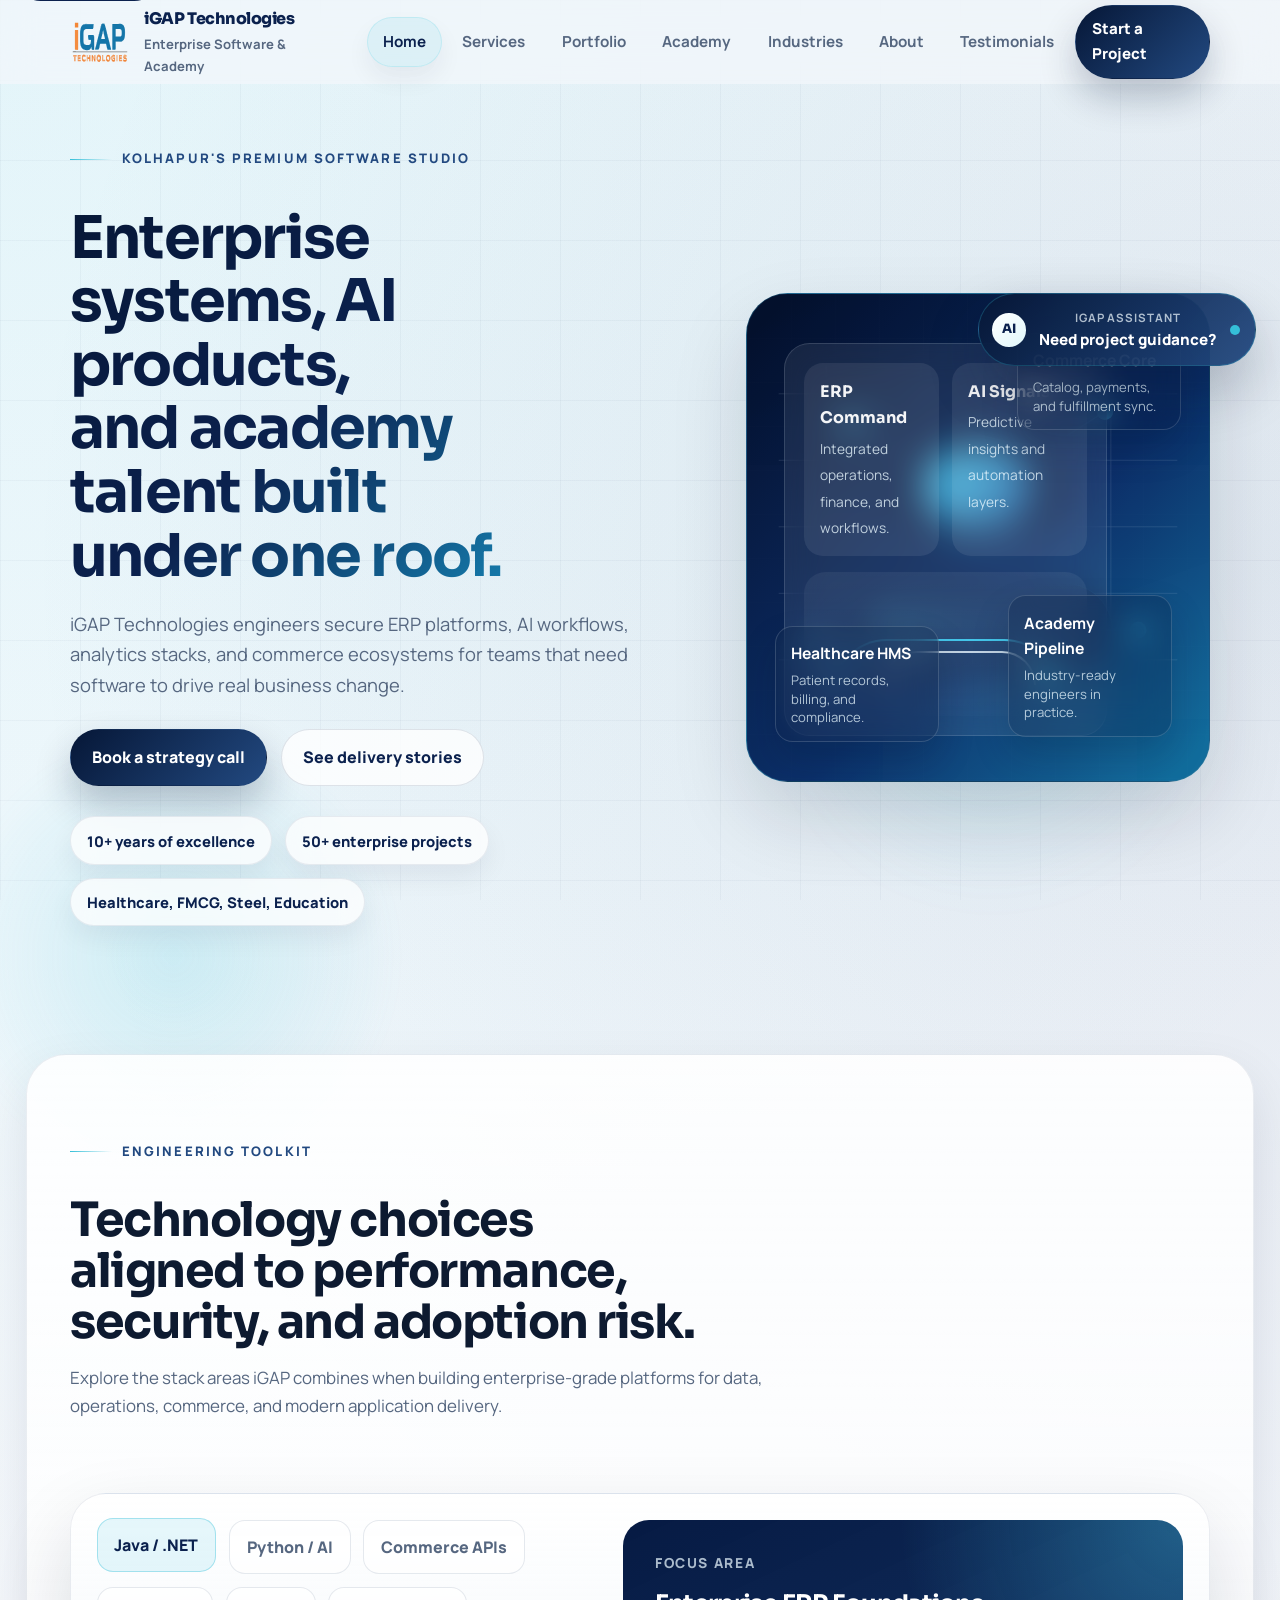
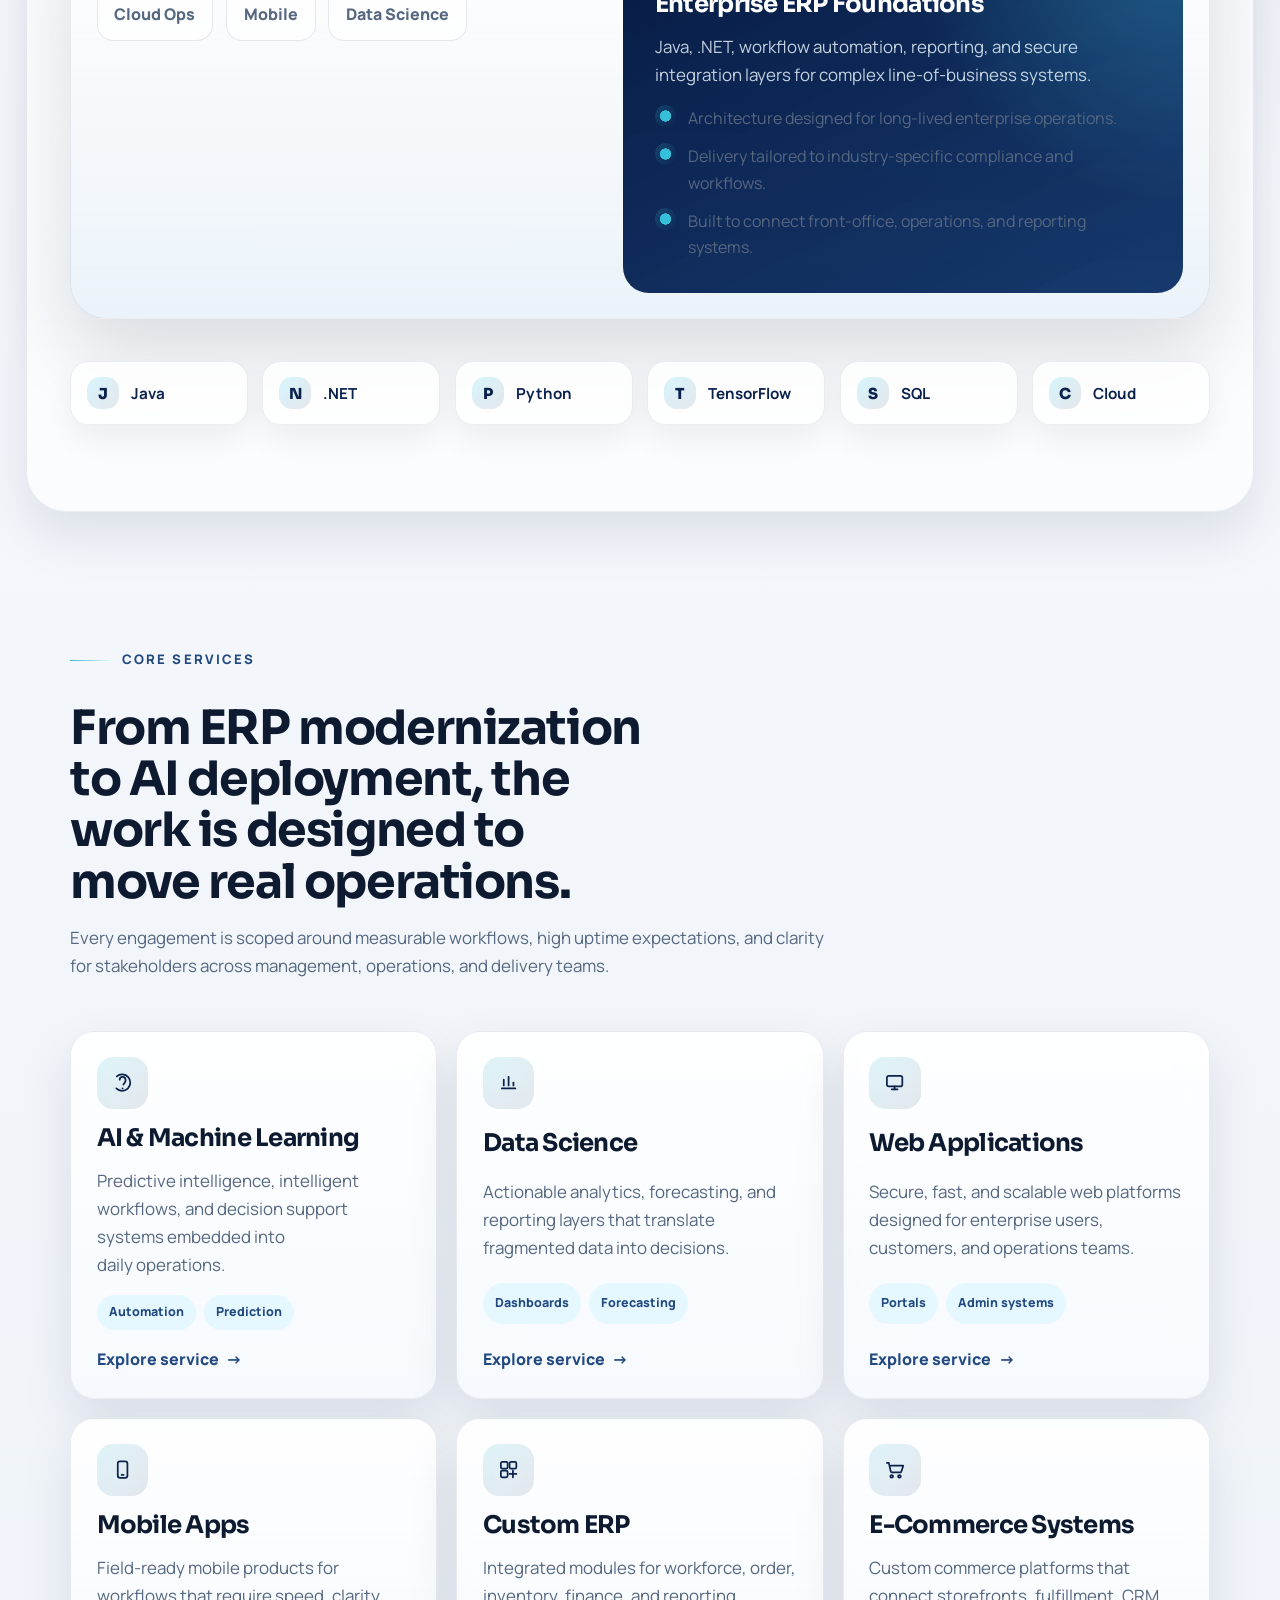
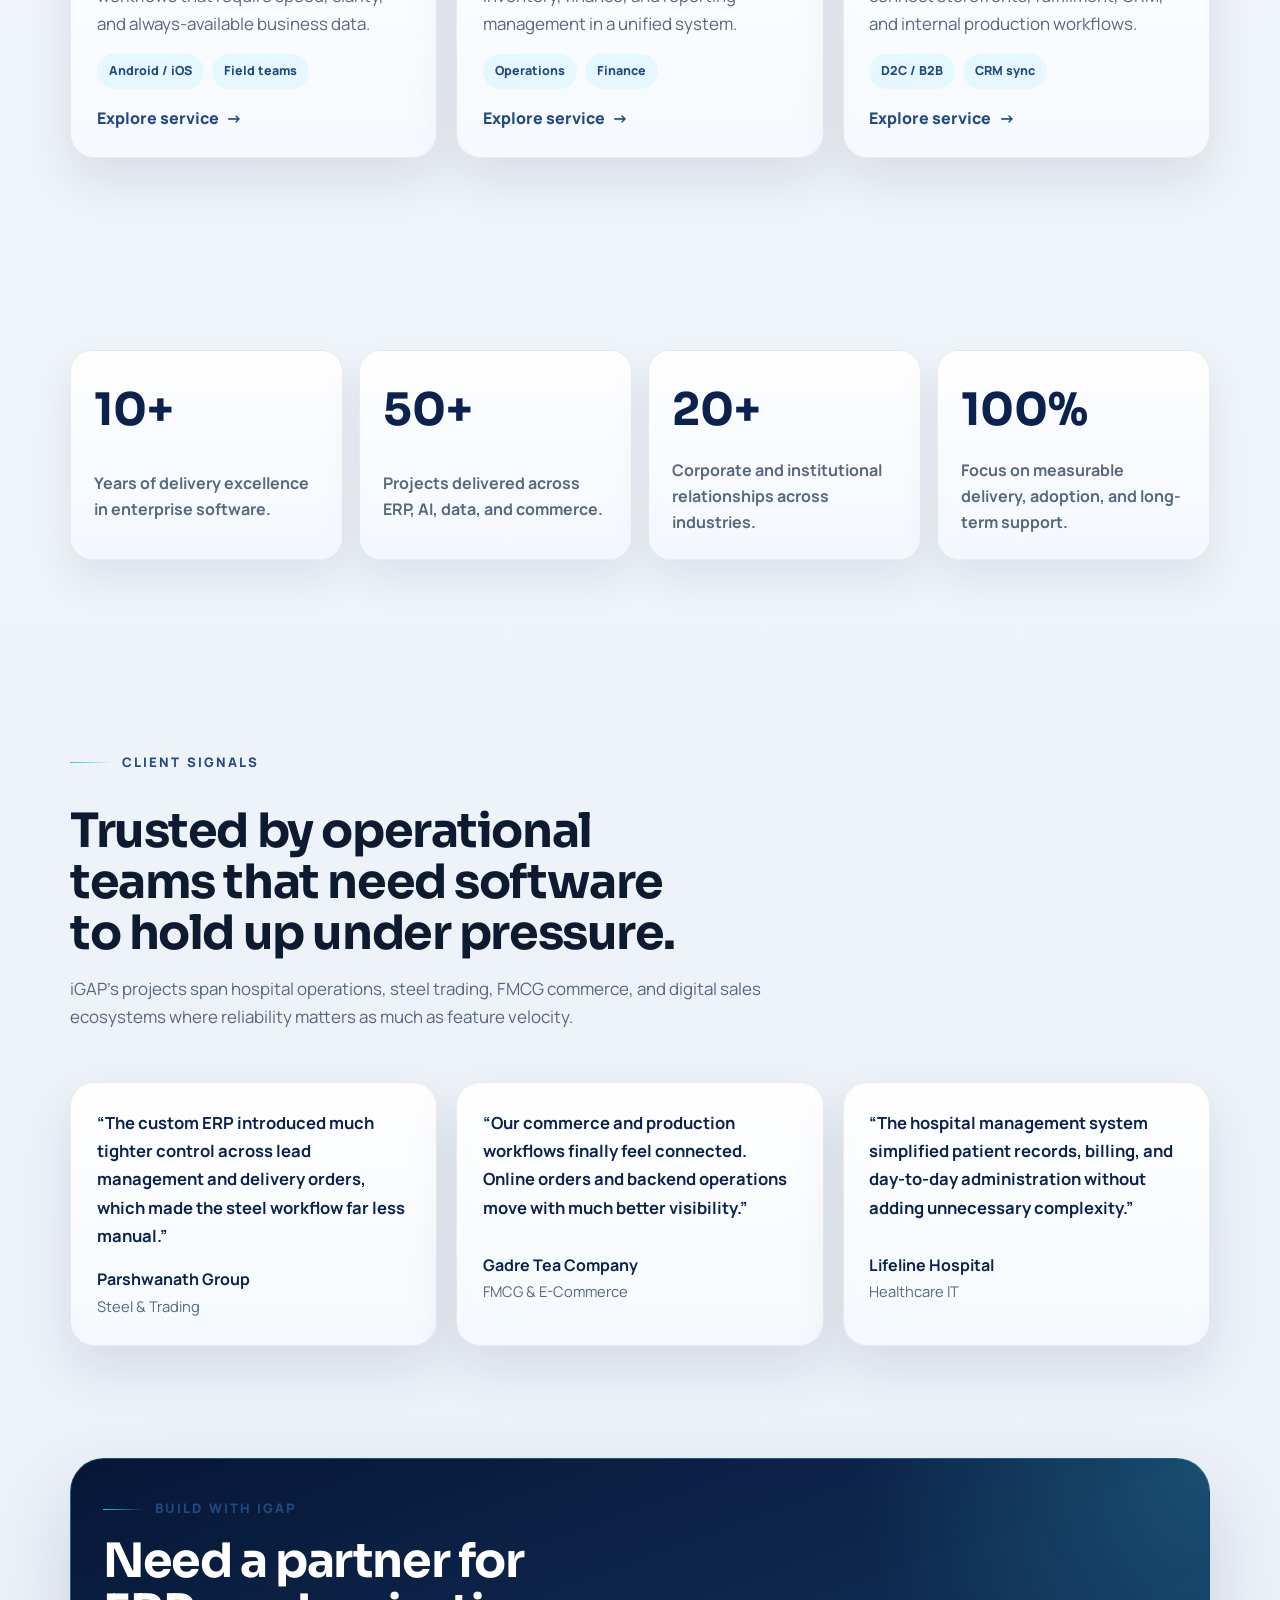
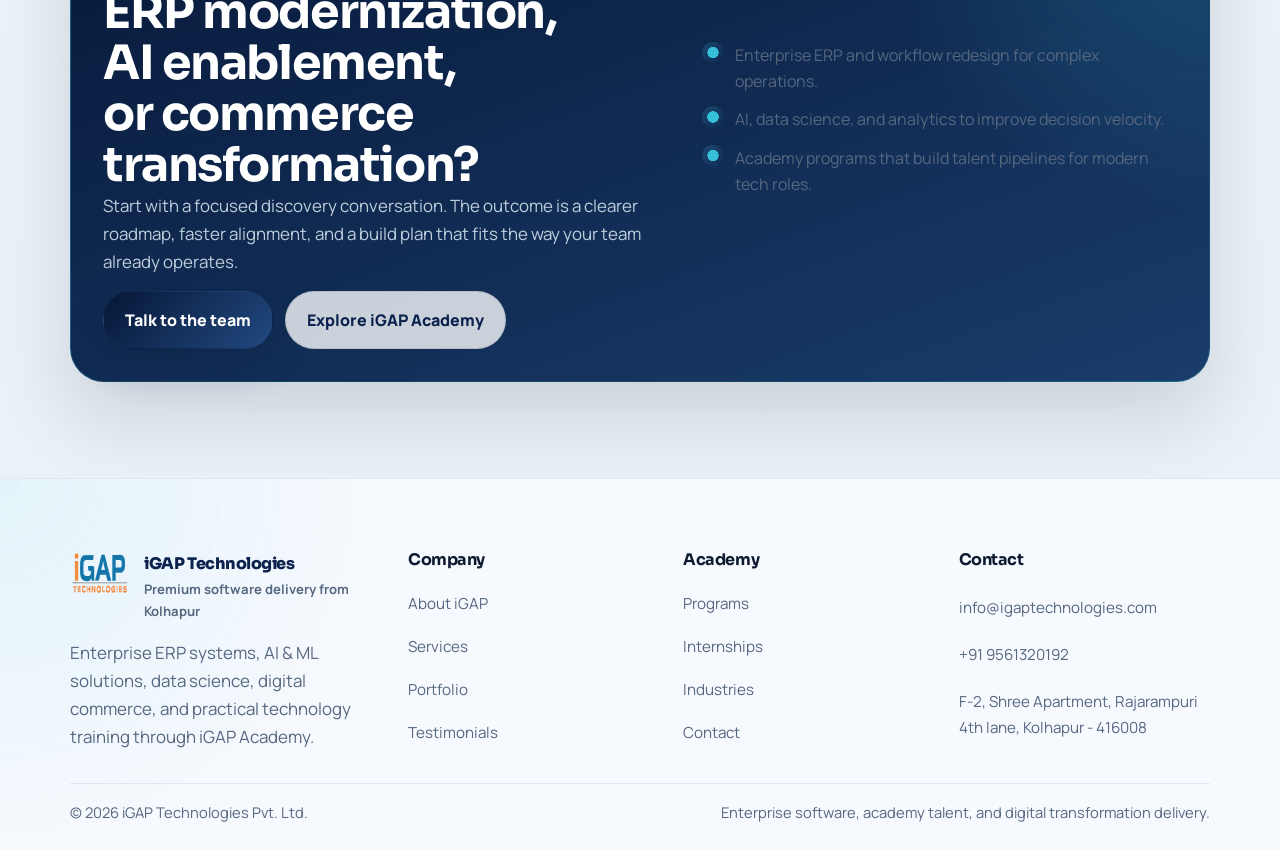
<file: index.html>
<!DOCTYPE html>
<html lang="en">
  <head>
    <meta charset="UTF-8">
    <meta name="viewport" content="width=device-width, initial-scale=1.0">
    <meta
      name="description"
      content="iGAP Technologies Pvt. Ltd. builds enterprise ERP systems, AI products, data solutions, and digital commerce platforms from Kolhapur."
    >
    <title>iGAP Technologies | Enterprise Software, AI & Academy</title>
    <link rel="stylesheet" href="css/main.css">
    <script src="js/main.js" defer></script>
    <script src="js/chatbot.js" defer></script>
    <script src="js/animations.js" defer></script>
    <script src="js/counters.js" defer></script>
  </head>
  <body class="page-home">
    <a class="skip-link" href="#main-content">Skip to content</a>

    <header class="site-header" id="top">
      <div class="container nav-shell">
        <a class="brand" href="index.html" aria-label="iGAP Technologies home">
          <img src="assets/icons/igap-mark.svg" alt="iGAP Technologies logo">
          <div class="brand-copy">
            <strong>iGAP Technologies</strong>
            <span>Enterprise Software & Academy</span>
          </div>
        </a>

        <button class="nav-toggle" type="button" aria-expanded="false" aria-controls="site-menu">
          <span class="nav-toggle-bars" aria-hidden="true">
            <span></span>
            <span></span>
            <span></span>
          </span>
          <span class="nav-toggle-label">Menu</span>
        </button>

        <nav class="site-nav" id="site-menu" aria-label="Primary">
          <a class="nav-link" href="index.html">Home</a>
          <a class="nav-link" href="services.html">Services</a>
          <a class="nav-link" href="portfolio.html">Portfolio</a>
          <a class="nav-link" href="academy.html">Academy</a>
          <a class="nav-link" href="industries.html">Industries</a>
          <a class="nav-link" href="about.html">About</a>
          <a class="nav-link" href="testimonials.html">Testimonials</a>
          <a class="btn btn-small btn-primary nav-cta" href="contact.html">Start a Project</a>
        </nav>
      </div>
    </header>

    <main id="main-content">
      <section class="hero">
        <div class="container hero-layout">
          <div class="hero-copy" data-animate="fade-right">
            <span class="eyebrow">Kolhapur's Premium Software Studio</span>
            <h1>Enterprise systems, AI products, and academy talent built under one roof.</h1>
            <p>
              iGAP Technologies engineers secure ERP platforms, AI workflows, analytics stacks, and
              commerce ecosystems for teams that need software to drive real business change.
            </p>
            <div class="hero-actions">
              <a class="btn btn-primary" href="contact.html">Book a strategy call</a>
              <a class="btn btn-secondary" href="portfolio.html">See delivery stories</a>
            </div>
            <ul class="hero-proof">
              <li>10+ years of excellence</li>
              <li>50+ enterprise projects</li>
              <li>Healthcare, FMCG, Steel, Education</li>
            </ul>
          </div>

          <div class="hero-visual" data-animate="fade-left">
            <div class="hero-frame">
              <img
                class="hero-illustration"
                src="assets/images/hero-network.svg"
                alt=""
                aria-hidden="true"
              >
              <div class="hero-dashboard">
                <div class="dashboard-row">
                  <div class="dashboard-card">
                    <strong>ERP Command</strong>
                    <span>Integrated operations, finance, and workflows.</span>
                  </div>
                  <div class="dashboard-card">
                    <strong>AI Signals</strong>
                    <span>Predictive insights and automation layers.</span>
                  </div>
                </div>
                <div class="dashboard-chart">
                  <span class="dashboard-pulse"></span>
                </div>
              </div>
              <div class="floating-card card-a">
                <strong>Healthcare HMS</strong>
                <span>Patient records, billing, and compliance.</span>
              </div>
              <div class="floating-card card-b">
                <strong>Commerce Core</strong>
                <span>Catalog, payments, and fulfillment sync.</span>
              </div>
              <div class="floating-card card-c">
                <strong>Academy Pipeline</strong>
                <span>Industry-ready engineers in practice.</span>
              </div>
            </div>
          </div>
        </div>
      </section>

      <section class="section section-surface">
        <div class="container stack-layout">
          <div class="section-heading" data-animate="fade-up">
            <span class="eyebrow">Engineering Toolkit</span>
            <h2>Technology choices aligned to performance, security, and adoption risk.</h2>
            <p>
              Explore the stack areas iGAP combines when building enterprise-grade platforms for data,
              operations, commerce, and modern application delivery.
            </p>
          </div>

          <div class="stack-browser" data-stack-showcase data-animate="fade-up">
            <div class="stack-list" role="tablist" aria-label="iGAP technology focus">
              <button
                class="stack-chip is-active"
                type="button"
                data-stack-title="Enterprise ERP Foundations"
                data-stack-text="Java, .NET, workflow automation, reporting, and secure integration layers for complex line-of-business systems."
              >
                Java / .NET
              </button>
              <button
                class="stack-chip"
                type="button"
                data-stack-title="AI & Decision Intelligence"
                data-stack-text="Machine learning models, intelligent automation, and domain-specific pipelines that turn operational data into action."
              >
                Python / AI
              </button>
              <button
                class="stack-chip"
                type="button"
                data-stack-title="Commerce Experience Systems"
                data-stack-text="Custom storefronts, order flows, CRM hooks, and analytics tuned for B2B and direct-to-consumer growth."
              >
                Commerce APIs
              </button>
              <button
                class="stack-chip"
                type="button"
                data-stack-title="Cloud Delivery & DevOps"
                data-stack-text="Deployment pipelines, observability, access control, and scalable hosting patterns that keep enterprise releases dependable."
              >
                Cloud Ops
              </button>
              <button
                class="stack-chip"
                type="button"
                data-stack-title="Mobile & Field Workflows"
                data-stack-text="Native and cross-platform experiences that connect frontline users to ERP, CRM, and data workflows in real time."
              >
                Mobile
              </button>
              <button
                class="stack-chip"
                type="button"
                data-stack-title="Analytics & Data Science"
                data-stack-text="Dashboards, forecasting models, and business intelligence layers that help teams act on operational performance quickly."
              >
                Data Science
              </button>
            </div>

            <article class="stack-detail">
              <p class="stack-detail-label">Focus Area</p>
              <h3 data-stack-target="title">Enterprise ERP Foundations</h3>
              <p data-stack-target="text">
                Java, .NET, workflow automation, reporting, and secure integration layers for complex
                line-of-business systems.
              </p>
              <ul class="list-check">
                <li>Architecture designed for long-lived enterprise operations.</li>
                <li>Delivery tailored to industry-specific compliance and workflows.</li>
                <li>Built to connect front-office, operations, and reporting systems.</li>
              </ul>
            </article>
          </div>

          <div class="logo-cloud" data-stagger>
            <div class="logo-pill">
              <span>J</span>
              <strong>Java</strong>
            </div>
            <div class="logo-pill">
              <span>N</span>
              <strong>.NET</strong>
            </div>
            <div class="logo-pill">
              <span>P</span>
              <strong>Python</strong>
            </div>
            <div class="logo-pill">
              <span>T</span>
              <strong>TensorFlow</strong>
            </div>
            <div class="logo-pill">
              <span>S</span>
              <strong>SQL</strong>
            </div>
            <div class="logo-pill">
              <span>C</span>
              <strong>Cloud</strong>
            </div>
          </div>
        </div>
      </section>

      <section class="section" id="services-overview">
        <div class="container">
          <div class="section-heading" data-animate="fade-up">
            <span class="eyebrow">Core Services</span>
            <h2>From ERP modernization to AI deployment, the work is designed to move real operations.</h2>
            <p>
              Every engagement is scoped around measurable workflows, high uptime expectations, and
              clarity for stakeholders across management, operations, and delivery teams.
            </p>
          </div>

          <div class="grid-3 service-overview" data-stagger>
            <article class="service-card card">
              <span class="service-icon" aria-hidden="true">
                <svg viewBox="0 0 24 24" fill="none">
                  <path d="M9 9a3 3 0 1 1 6 0v1.2a3.2 3.2 0 0 1-1 2.3L12.8 14" stroke-width="1.8" stroke-linecap="round" stroke-linejoin="round"/>
                  <path d="M12 18h.01" stroke-width="2" stroke-linecap="round"/>
                  <path d="M6 5.5A8.5 8.5 0 1 1 5.5 18" stroke-width="1.8" stroke-linecap="round"/>
                </svg>
              </span>
              <h3>AI & Machine Learning</h3>
              <p>Predictive intelligence, intelligent workflows, and decision support systems embedded into daily operations.</p>
              <div class="service-meta">
                <span class="mini-tag">Automation</span>
                <span class="mini-tag">Prediction</span>
              </div>
              <a class="link-inline card-link" href="services.html">Explore service</a>
            </article>

            <article class="service-card card">
              <span class="service-icon" aria-hidden="true">
                <svg viewBox="0 0 24 24" fill="none">
                  <path d="M5 18h14" stroke-width="1.8" stroke-linecap="round"/>
                  <path d="M7 15V9" stroke-width="1.8" stroke-linecap="round"/>
                  <path d="M12 15V6" stroke-width="1.8" stroke-linecap="round"/>
                  <path d="M17 15v-3" stroke-width="1.8" stroke-linecap="round"/>
                </svg>
              </span>
              <h3>Data Science</h3>
              <p>Actionable analytics, forecasting, and reporting layers that translate fragmented data into decisions.</p>
              <div class="service-meta">
                <span class="mini-tag">Dashboards</span>
                <span class="mini-tag">Forecasting</span>
              </div>
              <a class="link-inline card-link" href="services.html">Explore service</a>
            </article>

            <article class="service-card card">
              <span class="service-icon" aria-hidden="true">
                <svg viewBox="0 0 24 24" fill="none">
                  <rect x="4" y="5" width="16" height="11" rx="2" stroke-width="1.8"/>
                  <path d="M9 19h6" stroke-width="1.8" stroke-linecap="round"/>
                  <path d="M12 16v3" stroke-width="1.8" stroke-linecap="round"/>
                </svg>
              </span>
              <h3>Web Applications</h3>
              <p>Secure, fast, and scalable web platforms designed for enterprise users, customers, and operations teams.</p>
              <div class="service-meta">
                <span class="mini-tag">Portals</span>
                <span class="mini-tag">Admin systems</span>
              </div>
              <a class="link-inline card-link" href="services.html">Explore service</a>
            </article>

            <article class="service-card card">
              <span class="service-icon" aria-hidden="true">
                <svg viewBox="0 0 24 24" fill="none">
                  <rect x="7" y="3.5" width="10" height="17" rx="2.4" stroke-width="1.8"/>
                  <path d="M11 17.5h2" stroke-width="1.8" stroke-linecap="round"/>
                </svg>
              </span>
              <h3>Mobile Apps</h3>
              <p>Field-ready mobile products for workflows that require speed, clarity, and always-available business data.</p>
              <div class="service-meta">
                <span class="mini-tag">Android / iOS</span>
                <span class="mini-tag">Field teams</span>
              </div>
              <a class="link-inline card-link" href="services.html">Explore service</a>
            </article>

            <article class="service-card card">
              <span class="service-icon" aria-hidden="true">
                <svg viewBox="0 0 24 24" fill="none">
                  <rect x="4" y="4" width="7" height="7" rx="1.5" stroke-width="1.8"/>
                  <rect x="13" y="4" width="7" height="7" rx="1.5" stroke-width="1.8"/>
                  <rect x="4" y="13" width="7" height="7" rx="1.5" stroke-width="1.8"/>
                  <path d="M13 16.5h7" stroke-width="1.8" stroke-linecap="round"/>
                  <path d="M16.5 13v7" stroke-width="1.8" stroke-linecap="round"/>
                </svg>
              </span>
              <h3>Custom ERP</h3>
              <p>Integrated modules for workforce, order, inventory, finance, and reporting management in a unified system.</p>
              <div class="service-meta">
                <span class="mini-tag">Operations</span>
                <span class="mini-tag">Finance</span>
              </div>
              <a class="link-inline card-link" href="services.html">Explore service</a>
            </article>

            <article class="service-card card">
              <span class="service-icon" aria-hidden="true">
                <svg viewBox="0 0 24 24" fill="none">
                  <circle cx="9" cy="19" r="1.4" stroke-width="1.8"/>
                  <circle cx="17" cy="19" r="1.4" stroke-width="1.8"/>
                  <path d="M4 5h2l2.1 9.1a1 1 0 0 0 1 .8h8.8a1 1 0 0 0 1-.7L21 8H8.3" stroke-width="1.8" stroke-linecap="round" stroke-linejoin="round"/>
                </svg>
              </span>
              <h3>E-Commerce Systems</h3>
              <p>Custom commerce platforms that connect storefronts, fulfillment, CRM, and internal production workflows.</p>
              <div class="service-meta">
                <span class="mini-tag">D2C / B2B</span>
                <span class="mini-tag">CRM sync</span>
              </div>
              <a class="link-inline card-link" href="services.html">Explore service</a>
            </article>
          </div>
        </div>
      </section>

      <section class="section-tight">
        <div class="container">
          <div class="stats-grid" data-stagger>
            <article class="stat-card">
              <strong class="stat-number" data-counter="10" data-suffix="+">0</strong>
              <span class="stat-label">Years of delivery excellence in enterprise software.</span>
            </article>
            <article class="stat-card">
              <strong class="stat-number" data-counter="50" data-suffix="+">0</strong>
              <span class="stat-label">Projects delivered across ERP, AI, data, and commerce.</span>
            </article>
            <article class="stat-card">
              <strong class="stat-number" data-counter="20" data-suffix="+">0</strong>
              <span class="stat-label">Corporate and institutional relationships across industries.</span>
            </article>
            <article class="stat-card">
              <strong class="stat-number" data-counter="100" data-suffix="%">0</strong>
              <span class="stat-label">Focus on measurable delivery, adoption, and long-term support.</span>
            </article>
          </div>
        </div>
      </section>

      <section class="section">
        <div class="container">
          <div class="section-heading" data-animate="fade-up">
            <span class="eyebrow">Client Signals</span>
            <h2>Trusted by operational teams that need software to hold up under pressure.</h2>
            <p>
              iGAP’s projects span hospital operations, steel trading, FMCG commerce, and digital sales
              ecosystems where reliability matters as much as feature velocity.
            </p>
          </div>

          <div class="grid-3 testimonial-preview" data-stagger>
            <article class="quote-card card">
              <blockquote>
                “The custom ERP introduced much tighter control across lead management and delivery
                orders, which made the steel workflow far less manual.”
              </blockquote>
              <div class="quote-meta">
                <strong>Parshwanath Group</strong>
                <span>Steel & Trading</span>
              </div>
            </article>

            <article class="quote-card card">
              <blockquote>
                “Our commerce and production workflows finally feel connected. Online orders and backend
                operations move with much better visibility.”
              </blockquote>
              <div class="quote-meta">
                <strong>Gadre Tea Company</strong>
                <span>FMCG & E-Commerce</span>
              </div>
            </article>

            <article class="quote-card card">
              <blockquote>
                “The hospital management system simplified patient records, billing, and day-to-day
                administration without adding unnecessary complexity.”
              </blockquote>
              <div class="quote-meta">
                <strong>Lifeline Hospital</strong>
                <span>Healthcare IT</span>
              </div>
            </article>
          </div>
        </div>
      </section>

      <section class="cta-banner">
        <div class="container">
          <div class="cta-panel" data-animate="fade-up">
            <div>
              <span class="eyebrow">Build With iGAP</span>
              <h2>Need a partner for ERP modernization, AI enablement, or commerce transformation?</h2>
              <p>
                Start with a focused discovery conversation. The outcome is a clearer roadmap, faster
                alignment, and a build plan that fits the way your team already operates.
              </p>
              <div class="cta-actions">
                <a class="btn btn-primary" href="contact.html">Talk to the team</a>
                <a class="btn btn-secondary" href="academy.html">Explore iGAP Academy</a>
              </div>
            </div>
            <div class="cta-side">
              <ul class="list-check">
                <li>Enterprise ERP and workflow redesign for complex operations.</li>
                <li>AI, data science, and analytics to improve decision velocity.</li>
                <li>Academy programs that build talent pipelines for modern tech roles.</li>
              </ul>
            </div>
          </div>
        </div>
      </section>
    </main>

    <footer class="site-footer">
      <div class="container footer-grid">
        <div class="footer-brand">
          <a class="brand" href="index.html">
            <img src="assets/icons/igap-mark.svg" alt="iGAP Technologies logo">
            <div class="brand-copy">
              <strong>iGAP Technologies</strong>
              <span>Premium software delivery from Kolhapur</span>
            </div>
          </a>
          <p>
            Enterprise ERP systems, AI &amp; ML solutions, data science, digital commerce, and practical
            technology training through iGAP Academy.
          </p>
        </div>

        <div class="footer-links">
          <h3>Company</h3>
          <a href="about.html">About iGAP</a>
          <a href="services.html">Services</a>
          <a href="portfolio.html">Portfolio</a>
          <a href="testimonials.html">Testimonials</a>
        </div>

        <div class="footer-links">
          <h3>Academy</h3>
          <a href="academy.html">Programs</a>
          <a href="academy.html#internships">Internships</a>
          <a href="industries.html">Industries</a>
          <a href="contact.html">Contact</a>
        </div>

        <div class="contact-list">
          <h3>Contact</h3>
          <p>info@igaptechnologies.com</p>
          <p>+91 9561320192</p>
          <p>F-2, Shree Apartment, Rajarampuri 4th lane, Kolhapur - 416008</p>
        </div>
      </div>

      <div class="container footer-bottom">
        <span>© 2026 iGAP Technologies Pvt. Ltd.</span>
        <span>Enterprise software, academy talent, and digital transformation delivery.</span>
      </div>
    </footer>
  </body>
</html>
</file>
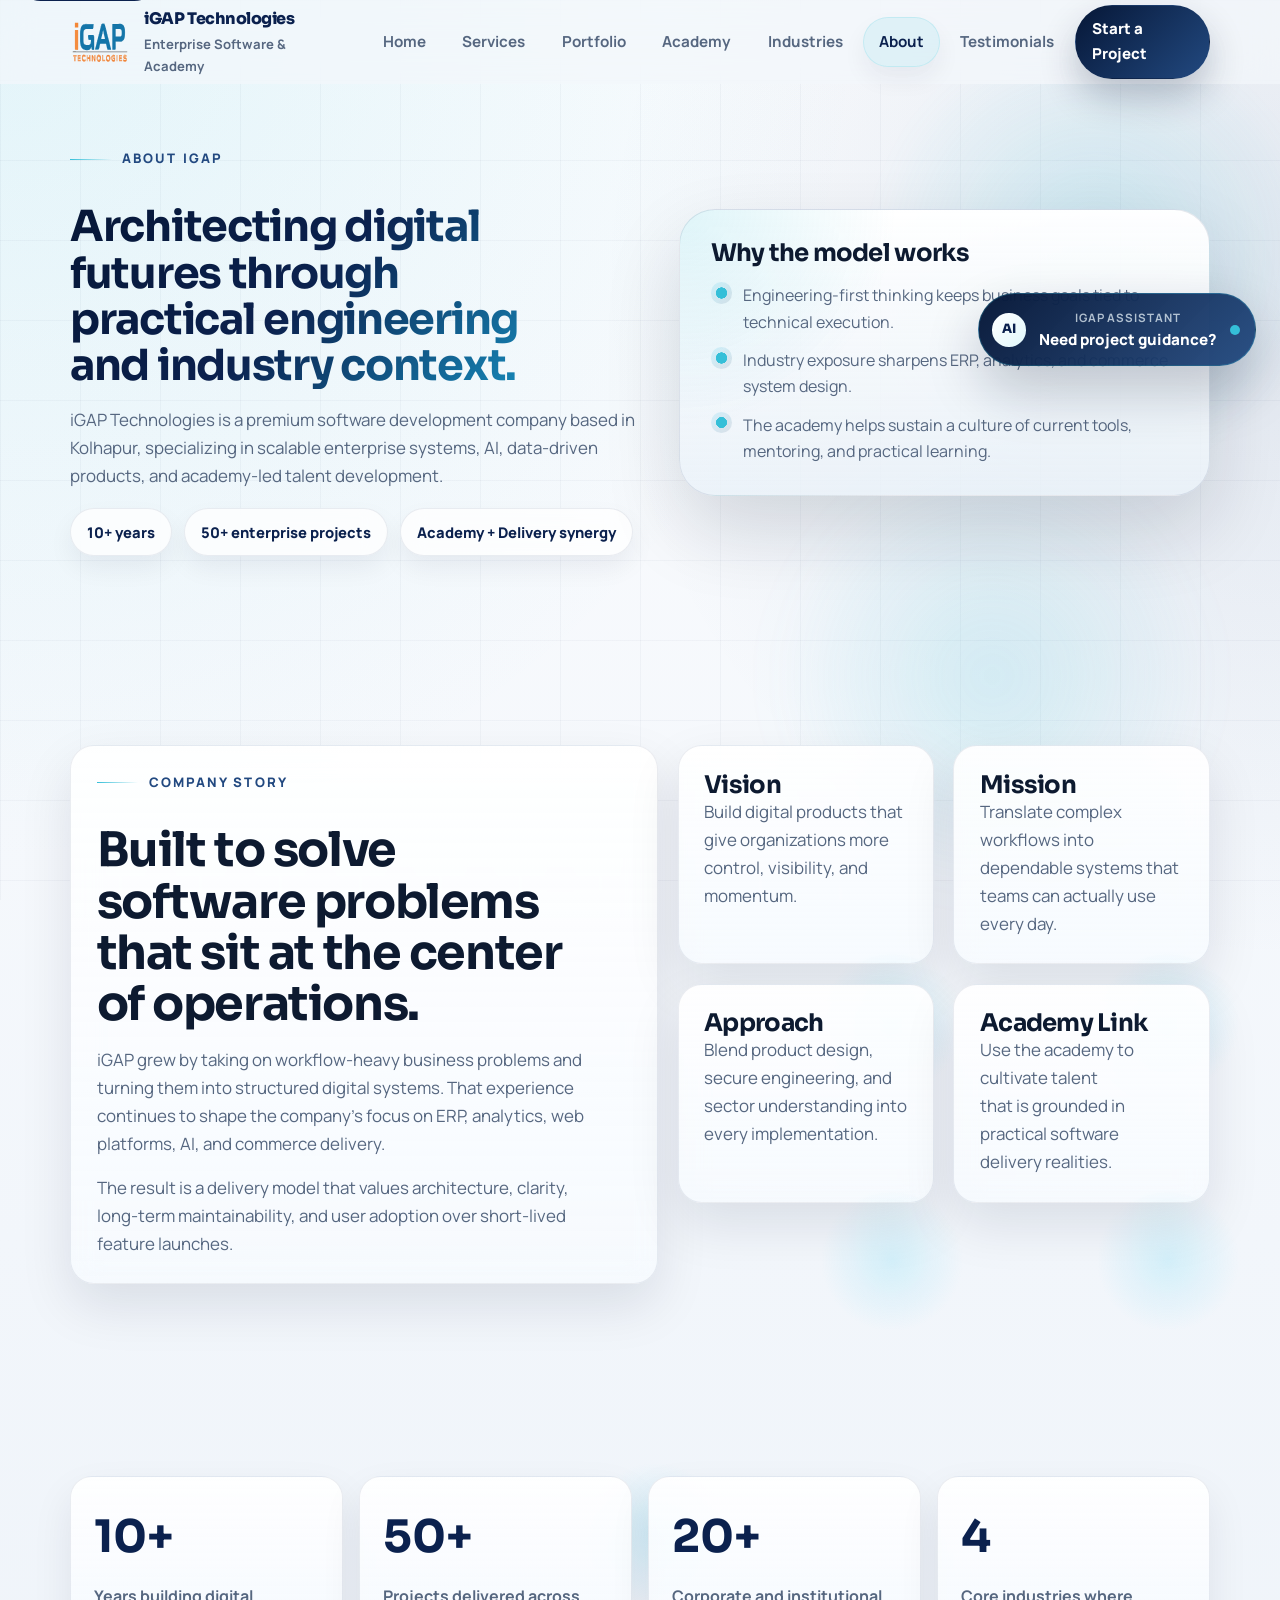
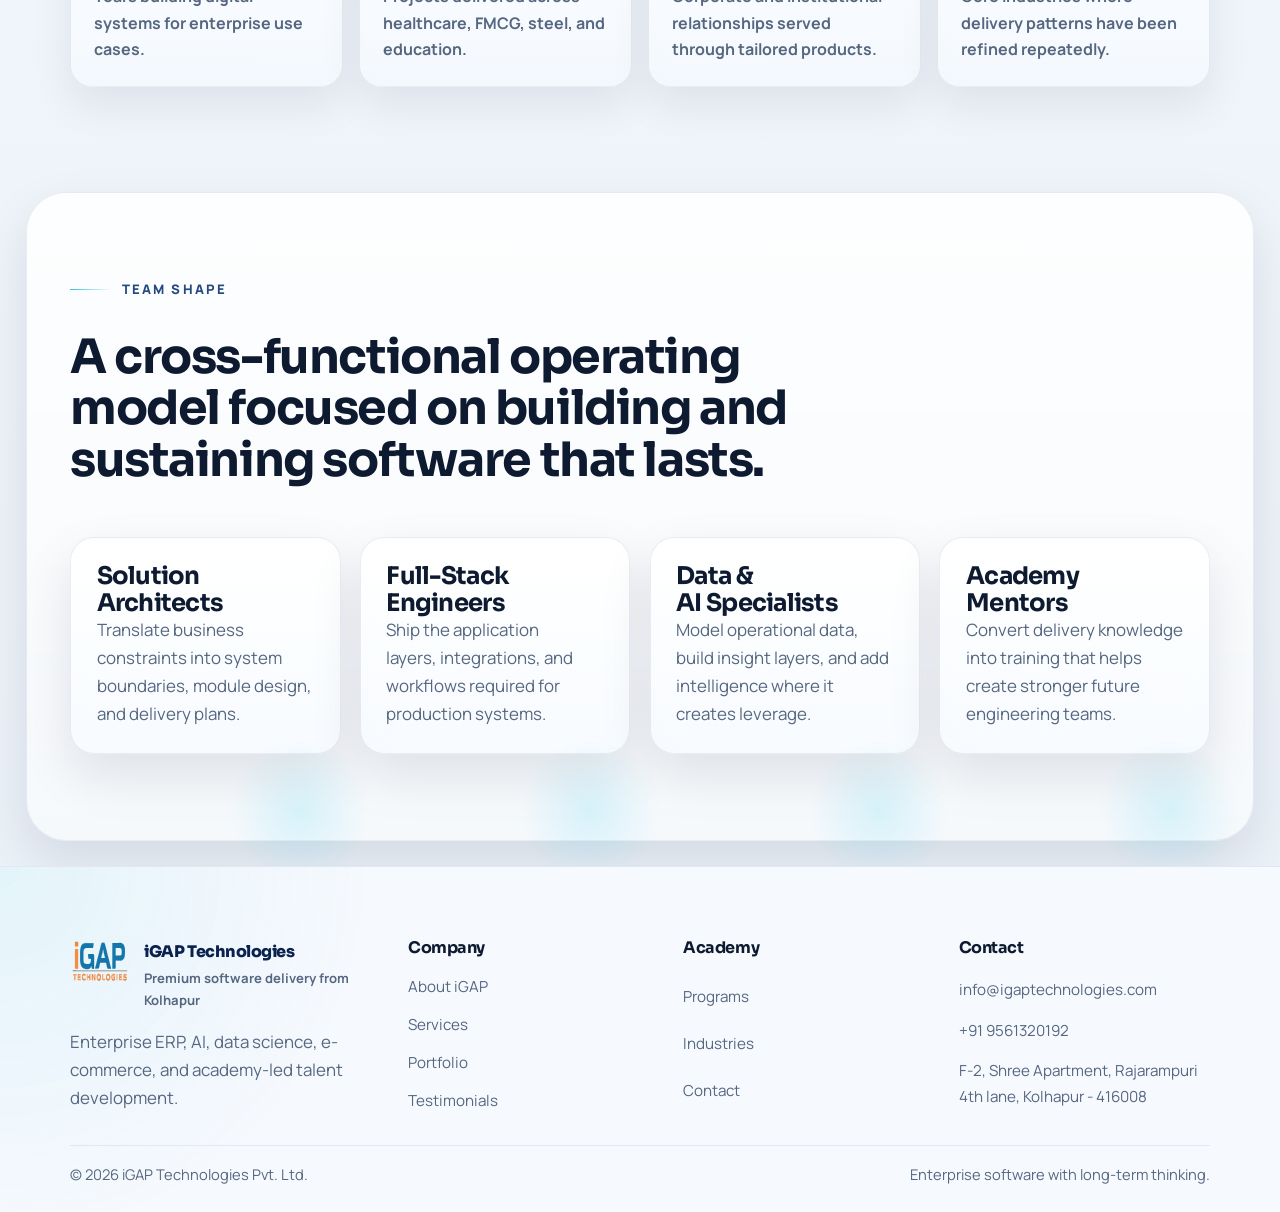
<file: about.html>
<!DOCTYPE html>
<html lang="en">
  <head>
    <meta charset="UTF-8">
    <meta name="viewport" content="width=device-width, initial-scale=1.0">
    <meta
      name="description"
      content="Learn about iGAP Technologies, its mission, delivery model, and 10+ years of work across ERP, AI, data, and digital transformation."
    >
    <title>About | iGAP Technologies</title>
    <link rel="stylesheet" href="css/main.css">
    <link rel="stylesheet" href="css/about.css">
    <script src="js/main.js" defer></script>
    <script src="js/chatbot.js" defer></script>
    <script src="js/animations.js" defer></script>
    <script src="js/counters.js" defer></script>
  </head>
  <body class="page-about">
    <a class="skip-link" href="#main-content">Skip to content</a>

    <header class="site-header" id="top">
      <div class="container nav-shell">
        <a class="brand" href="index.html" aria-label="iGAP Technologies home">
          <img src="assets/icons/igap-mark.svg" alt="iGAP Technologies logo">
          <div class="brand-copy">
            <strong>iGAP Technologies</strong>
            <span>Enterprise Software & Academy</span>
          </div>
        </a>
        <button class="nav-toggle" type="button" aria-expanded="false" aria-controls="site-menu">
          <span class="nav-toggle-bars" aria-hidden="true">
            <span></span>
            <span></span>
            <span></span>
          </span>
          <span class="nav-toggle-label">Menu</span>
        </button>
        <nav class="site-nav" id="site-menu" aria-label="Primary">
          <a class="nav-link" href="index.html">Home</a>
          <a class="nav-link" href="services.html">Services</a>
          <a class="nav-link" href="portfolio.html">Portfolio</a>
          <a class="nav-link" href="academy.html">Academy</a>
          <a class="nav-link" href="industries.html">Industries</a>
          <a class="nav-link" href="about.html">About</a>
          <a class="nav-link" href="testimonials.html">Testimonials</a>
          <a class="btn btn-small btn-primary nav-cta" href="contact.html">Start a Project</a>
        </nav>
      </div>
    </header>

    <main id="main-content">
      <section class="page-hero">
        <div class="container page-hero-grid">
          <div class="page-hero-copy" data-animate="fade-right">
            <span class="eyebrow">About iGAP</span>
            <h1>Architecting digital futures through practical engineering and industry context.</h1>
            <p>
              iGAP Technologies is a premium software development company based in Kolhapur, specializing
              in scalable enterprise systems, AI, data-driven products, and academy-led talent development.
            </p>
            <div class="pill-row">
              <span class="badge">10+ years</span>
              <span class="badge">50+ enterprise projects</span>
              <span class="badge">Academy + Delivery synergy</span>
            </div>
          </div>

          <aside class="page-hero-panel" data-animate="fade-left">
            <h3>Why the model works</h3>
            <ul class="list-check">
              <li>Engineering-first thinking keeps business goals tied to technical execution.</li>
              <li>Industry exposure sharpens ERP, analytics, and commerce system design.</li>
              <li>The academy helps sustain a culture of current tools, mentoring, and practical learning.</li>
            </ul>
          </aside>
        </div>
      </section>

      <section class="section">
        <div class="container about-story-grid">
          <article class="story-card panel" data-animate="fade-right">
            <span class="eyebrow">Company Story</span>
            <h2>Built to solve software problems that sit at the center of operations.</h2>
            <p>
              iGAP grew by taking on workflow-heavy business problems and turning them into structured
              digital systems. That experience continues to shape the company’s focus on ERP, analytics,
              web platforms, AI, and commerce delivery.
            </p>
            <p>
              The result is a delivery model that values architecture, clarity, long-term maintainability,
              and user adoption over short-lived feature launches.
            </p>
          </article>

          <div class="grid-2 about-pillars" data-stagger>
            <article class="soft-card">
              <h3>Vision</h3>
              <p>Build digital products that give organizations more control, visibility, and momentum.</p>
            </article>
            <article class="soft-card">
              <h3>Mission</h3>
              <p>Translate complex workflows into dependable systems that teams can actually use every day.</p>
            </article>
            <article class="soft-card">
              <h3>Approach</h3>
              <p>Blend product design, secure engineering, and sector understanding into every implementation.</p>
            </article>
            <article class="soft-card">
              <h3>Academy Link</h3>
              <p>Use the academy to cultivate talent that is grounded in practical software delivery realities.</p>
            </article>
          </div>
        </div>
      </section>

      <section class="section-tight">
        <div class="container">
          <div class="stats-grid" data-stagger>
            <article class="stat-card">
              <strong class="stat-number" data-counter="10" data-suffix="+">0</strong>
              <span class="stat-label">Years building digital systems for enterprise use cases.</span>
            </article>
            <article class="stat-card">
              <strong class="stat-number" data-counter="50" data-suffix="+">0</strong>
              <span class="stat-label">Projects delivered across healthcare, FMCG, steel, and education.</span>
            </article>
            <article class="stat-card">
              <strong class="stat-number" data-counter="20" data-suffix="+">0</strong>
              <span class="stat-label">Corporate and institutional relationships served through tailored products.</span>
            </article>
            <article class="stat-card">
              <strong class="stat-number" data-counter="4" data-suffix="">0</strong>
              <span class="stat-label">Core industries where delivery patterns have been refined repeatedly.</span>
            </article>
          </div>
        </div>
      </section>

      <section class="section section-surface">
        <div class="container">
          <div class="section-heading" data-animate="fade-up">
            <span class="eyebrow">Team Shape</span>
            <h2>A cross-functional operating model focused on building and sustaining software that lasts.</h2>
          </div>

          <div class="grid-4 role-grid" data-stagger>
            <article class="soft-card">
              <h3>Solution Architects</h3>
              <p>Translate business constraints into system boundaries, module design, and delivery plans.</p>
            </article>
            <article class="soft-card">
              <h3>Full-Stack Engineers</h3>
              <p>Ship the application layers, integrations, and workflows required for production systems.</p>
            </article>
            <article class="soft-card">
              <h3>Data & AI Specialists</h3>
              <p>Model operational data, build insight layers, and add intelligence where it creates leverage.</p>
            </article>
            <article class="soft-card">
              <h3>Academy Mentors</h3>
              <p>Convert delivery knowledge into training that helps create stronger future engineering teams.</p>
            </article>
          </div>
        </div>
      </section>
    </main>

    <footer class="site-footer">
      <div class="container footer-grid">
        <div class="footer-brand">
          <a class="brand" href="index.html">
            <img src="assets/icons/igap-mark.svg" alt="iGAP Technologies logo">
            <div class="brand-copy">
              <strong>iGAP Technologies</strong>
              <span>Premium software delivery from Kolhapur</span>
            </div>
          </a>
          <p>Enterprise ERP, AI, data science, e-commerce, and academy-led talent development.</p>
        </div>
        <div class="footer-links">
          <h3>Company</h3>
          <a href="about.html">About iGAP</a>
          <a href="services.html">Services</a>
          <a href="portfolio.html">Portfolio</a>
          <a href="testimonials.html">Testimonials</a>
        </div>
        <div class="footer-links">
          <h3>Academy</h3>
          <a href="academy.html">Programs</a>
          <a href="industries.html">Industries</a>
          <a href="contact.html">Contact</a>
        </div>
        <div class="contact-list">
          <h3>Contact</h3>
          <p>info@igaptechnologies.com</p>
          <p>+91 9561320192</p>
          <p>F-2, Shree Apartment, Rajarampuri 4th lane, Kolhapur - 416008</p>
        </div>
      </div>
      <div class="container footer-bottom">
        <span>© 2026 iGAP Technologies Pvt. Ltd.</span>
        <span>Enterprise software with long-term thinking.</span>
      </div>
    </footer>
  </body>
</html>
</file>
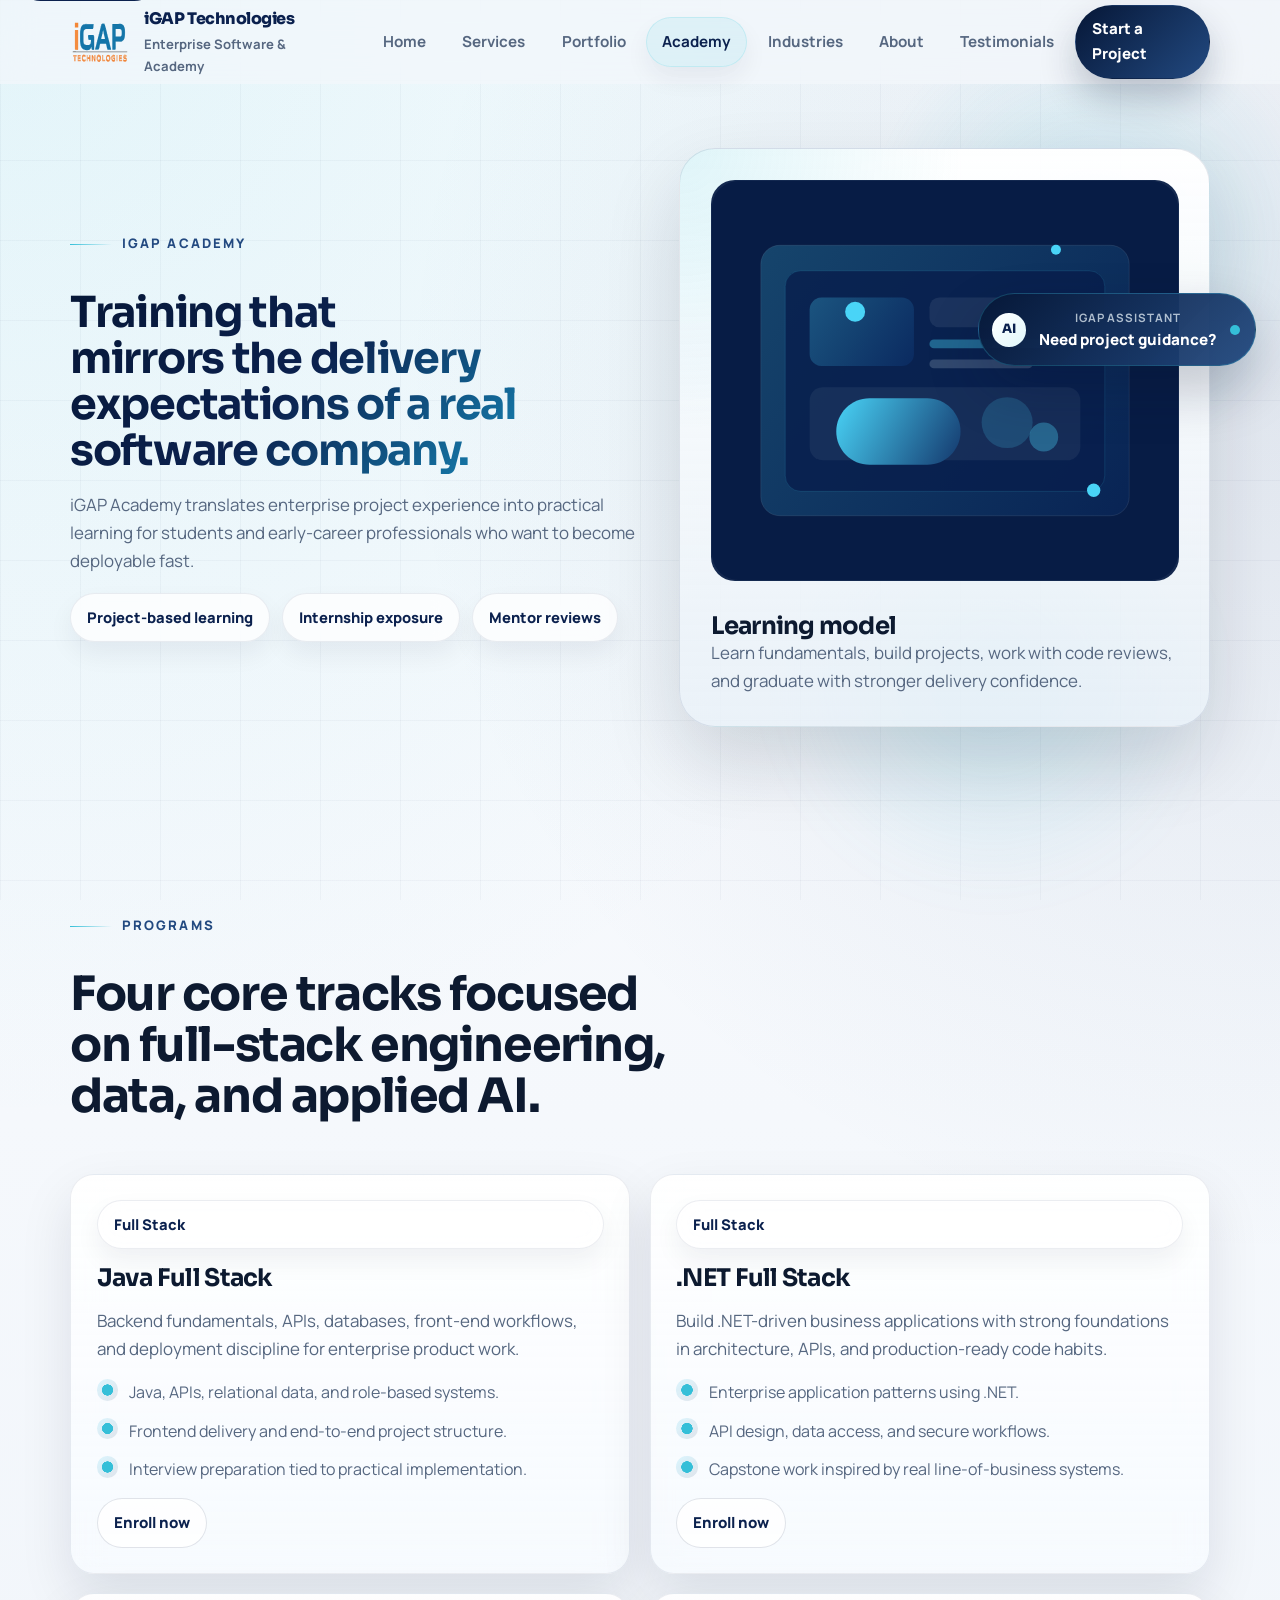
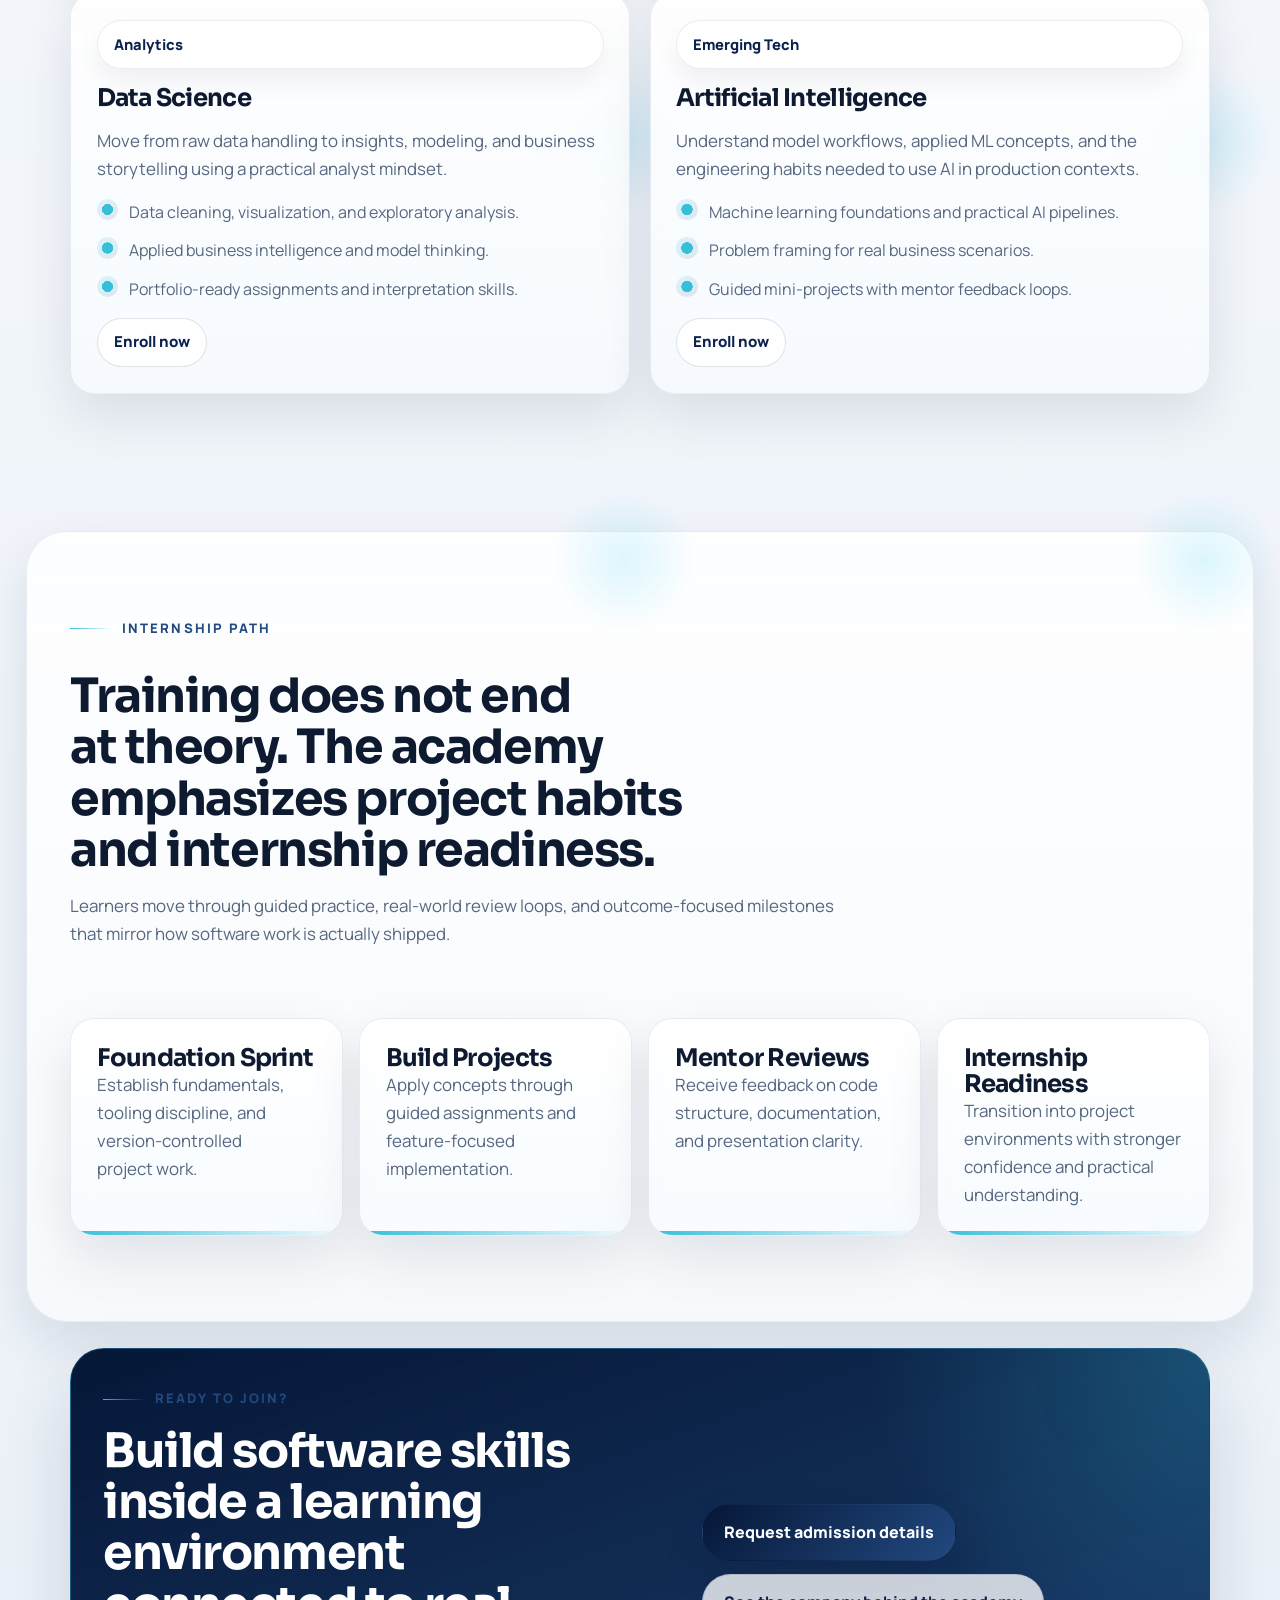
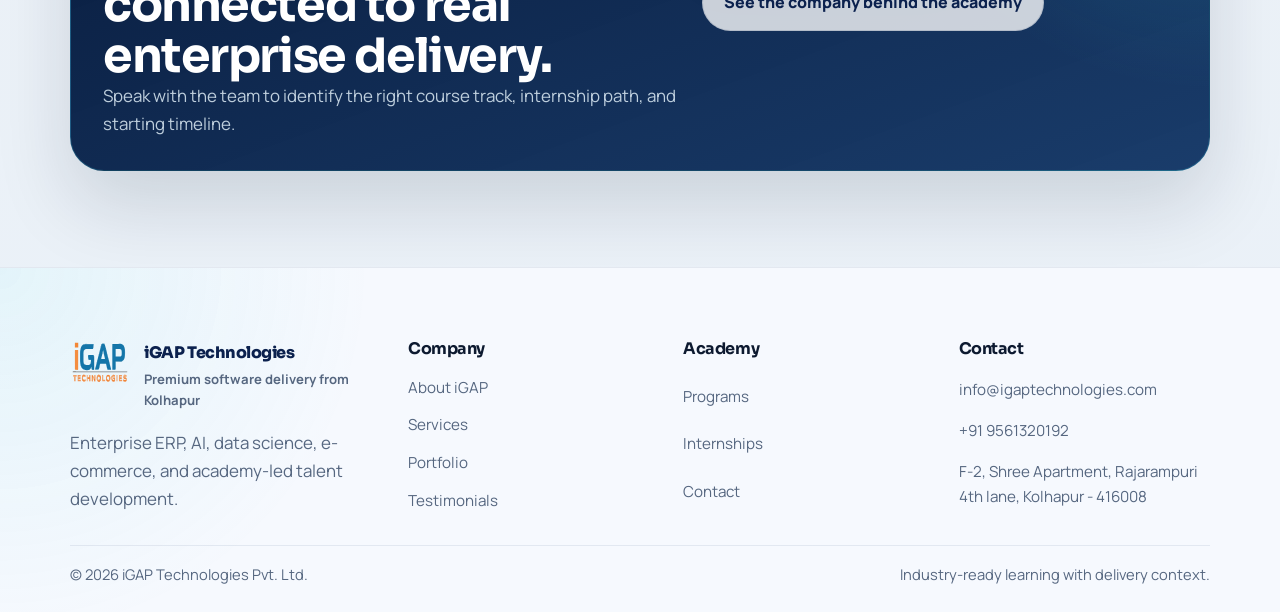
<file: academy.html>
<!DOCTYPE html>
<html lang="en">
  <head>
    <meta charset="UTF-8">
    <meta name="viewport" content="width=device-width, initial-scale=1.0">
    <meta
      name="description"
      content="iGAP Academy offers Full Stack Java, .NET, Data Science, and Artificial Intelligence programs with internship-led practical training."
    >
    <title>iGAP Academy | Industry-Ready Tech Programs</title>
    <link rel="stylesheet" href="css/main.css">
    <link rel="stylesheet" href="css/academy.css">
    <script src="js/main.js" defer></script>
    <script src="js/chatbot.js" defer></script>
    <script src="js/animations.js" defer></script>
  </head>
  <body class="page-academy">
    <a class="skip-link" href="#main-content">Skip to content</a>

    <header class="site-header" id="top">
      <div class="container nav-shell">
        <a class="brand" href="index.html" aria-label="iGAP Technologies home">
          <img src="assets/icons/igap-mark.svg" alt="iGAP Technologies logo">
          <div class="brand-copy">
            <strong>iGAP Technologies</strong>
            <span>Enterprise Software & Academy</span>
          </div>
        </a>
        <button class="nav-toggle" type="button" aria-expanded="false" aria-controls="site-menu">
          <span class="nav-toggle-bars" aria-hidden="true">
            <span></span>
            <span></span>
            <span></span>
          </span>
          <span class="nav-toggle-label">Menu</span>
        </button>
        <nav class="site-nav" id="site-menu" aria-label="Primary">
          <a class="nav-link" href="index.html">Home</a>
          <a class="nav-link" href="services.html">Services</a>
          <a class="nav-link" href="portfolio.html">Portfolio</a>
          <a class="nav-link" href="academy.html">Academy</a>
          <a class="nav-link" href="industries.html">Industries</a>
          <a class="nav-link" href="about.html">About</a>
          <a class="nav-link" href="testimonials.html">Testimonials</a>
          <a class="btn btn-small btn-primary nav-cta" href="contact.html">Start a Project</a>
        </nav>
      </div>
    </header>

    <main id="main-content">
      <section class="page-hero">
        <div class="container page-hero-grid">
          <div class="page-hero-copy" data-animate="fade-right">
            <span class="eyebrow">iGAP Academy</span>
            <h1>Training that mirrors the delivery expectations of a real software company.</h1>
            <p>
              iGAP Academy translates enterprise project experience into practical learning for students and
              early-career professionals who want to become deployable fast.
            </p>
            <div class="pill-row">
              <span class="badge">Project-based learning</span>
              <span class="badge">Internship exposure</span>
              <span class="badge">Mentor reviews</span>
            </div>
          </div>

          <aside class="page-hero-panel academy-hero-panel" data-animate="fade-left">
            <img src="assets/images/academy-lab.svg" alt="" aria-hidden="true">
            <div>
              <h3>Learning model</h3>
              <p>Learn fundamentals, build projects, work with code reviews, and graduate with stronger delivery confidence.</p>
            </div>
          </aside>
        </div>
      </section>

      <section class="section">
        <div class="container">
          <div class="section-heading" data-animate="fade-up">
            <span class="eyebrow">Programs</span>
            <h2>Four core tracks focused on full-stack engineering, data, and applied AI.</h2>
          </div>

          <div class="course-grid" data-stagger>
            <article class="course-card panel">
              <span class="tag">Full Stack</span>
              <h3>Java Full Stack</h3>
              <p>Backend fundamentals, APIs, databases, front-end workflows, and deployment discipline for enterprise product work.</p>
              <ul class="list-check">
                <li>Java, APIs, relational data, and role-based systems.</li>
                <li>Frontend delivery and end-to-end project structure.</li>
                <li>Interview preparation tied to practical implementation.</li>
              </ul>
              <a class="btn btn-secondary btn-small" href="contact.html">Enroll now</a>
            </article>

            <article class="course-card panel">
              <span class="tag">Full Stack</span>
              <h3>.NET Full Stack</h3>
              <p>Build .NET-driven business applications with strong foundations in architecture, APIs, and production-ready code habits.</p>
              <ul class="list-check">
                <li>Enterprise application patterns using .NET.</li>
                <li>API design, data access, and secure workflows.</li>
                <li>Capstone work inspired by real line-of-business systems.</li>
              </ul>
              <a class="btn btn-secondary btn-small" href="contact.html">Enroll now</a>
            </article>

            <article class="course-card panel">
              <span class="tag">Analytics</span>
              <h3>Data Science</h3>
              <p>Move from raw data handling to insights, modeling, and business storytelling using a practical analyst mindset.</p>
              <ul class="list-check">
                <li>Data cleaning, visualization, and exploratory analysis.</li>
                <li>Applied business intelligence and model thinking.</li>
                <li>Portfolio-ready assignments and interpretation skills.</li>
              </ul>
              <a class="btn btn-secondary btn-small" href="contact.html">Enroll now</a>
            </article>

            <article class="course-card panel">
              <span class="tag">Emerging Tech</span>
              <h3>Artificial Intelligence</h3>
              <p>Understand model workflows, applied ML concepts, and the engineering habits needed to use AI in production contexts.</p>
              <ul class="list-check">
                <li>Machine learning foundations and practical AI pipelines.</li>
                <li>Problem framing for real business scenarios.</li>
                <li>Guided mini-projects with mentor feedback loops.</li>
              </ul>
              <a class="btn btn-secondary btn-small" href="contact.html">Enroll now</a>
            </article>
          </div>
        </div>
      </section>

      <section class="section section-surface" id="internships">
        <div class="container academy-layout">
          <div class="section-heading" data-animate="fade-up">
            <span class="eyebrow">Internship Path</span>
            <h2>Training does not end at theory. The academy emphasizes project habits and internship readiness.</h2>
            <p>
              Learners move through guided practice, real-world review loops, and outcome-focused milestones
              that mirror how software work is actually shipped.
            </p>
          </div>

          <div class="internship-grid" data-stagger>
            <article class="soft-card">
              <h3>Foundation Sprint</h3>
              <p>Establish fundamentals, tooling discipline, and version-controlled project work.</p>
            </article>
            <article class="soft-card">
              <h3>Build Projects</h3>
              <p>Apply concepts through guided assignments and feature-focused implementation.</p>
            </article>
            <article class="soft-card">
              <h3>Mentor Reviews</h3>
              <p>Receive feedback on code structure, documentation, and presentation clarity.</p>
            </article>
            <article class="soft-card">
              <h3>Internship Readiness</h3>
              <p>Transition into project environments with stronger confidence and practical understanding.</p>
            </article>
          </div>
        </div>
      </section>

      <section class="cta-banner">
        <div class="container">
          <div class="cta-panel" data-animate="fade-up">
            <div>
              <span class="eyebrow">Ready to join?</span>
              <h2>Build software skills inside a learning environment connected to real enterprise delivery.</h2>
              <p>Speak with the team to identify the right course track, internship path, and starting timeline.</p>
            </div>
            <div class="cta-side">
              <div class="cta-actions">
                <a class="btn btn-primary" href="contact.html">Request admission details</a>
                <a class="btn btn-secondary" href="about.html">See the company behind the academy</a>
              </div>
            </div>
          </div>
        </div>
      </section>
    </main>

    <footer class="site-footer">
      <div class="container footer-grid">
        <div class="footer-brand">
          <a class="brand" href="index.html">
            <img src="assets/icons/igap-mark.svg" alt="iGAP Technologies logo">
            <div class="brand-copy">
              <strong>iGAP Technologies</strong>
              <span>Premium software delivery from Kolhapur</span>
            </div>
          </a>
          <p>Enterprise ERP, AI, data science, e-commerce, and academy-led talent development.</p>
        </div>
        <div class="footer-links">
          <h3>Company</h3>
          <a href="about.html">About iGAP</a>
          <a href="services.html">Services</a>
          <a href="portfolio.html">Portfolio</a>
          <a href="testimonials.html">Testimonials</a>
        </div>
        <div class="footer-links">
          <h3>Academy</h3>
          <a href="academy.html">Programs</a>
          <a href="academy.html#internships">Internships</a>
          <a href="contact.html">Contact</a>
        </div>
        <div class="contact-list">
          <h3>Contact</h3>
          <p>info@igaptechnologies.com</p>
          <p>+91 9561320192</p>
          <p>F-2, Shree Apartment, Rajarampuri 4th lane, Kolhapur - 416008</p>
        </div>
      </div>
      <div class="container footer-bottom">
        <span>© 2026 iGAP Technologies Pvt. Ltd.</span>
        <span>Industry-ready learning with delivery context.</span>
      </div>
    </footer>
  </body>
</html>
</file>
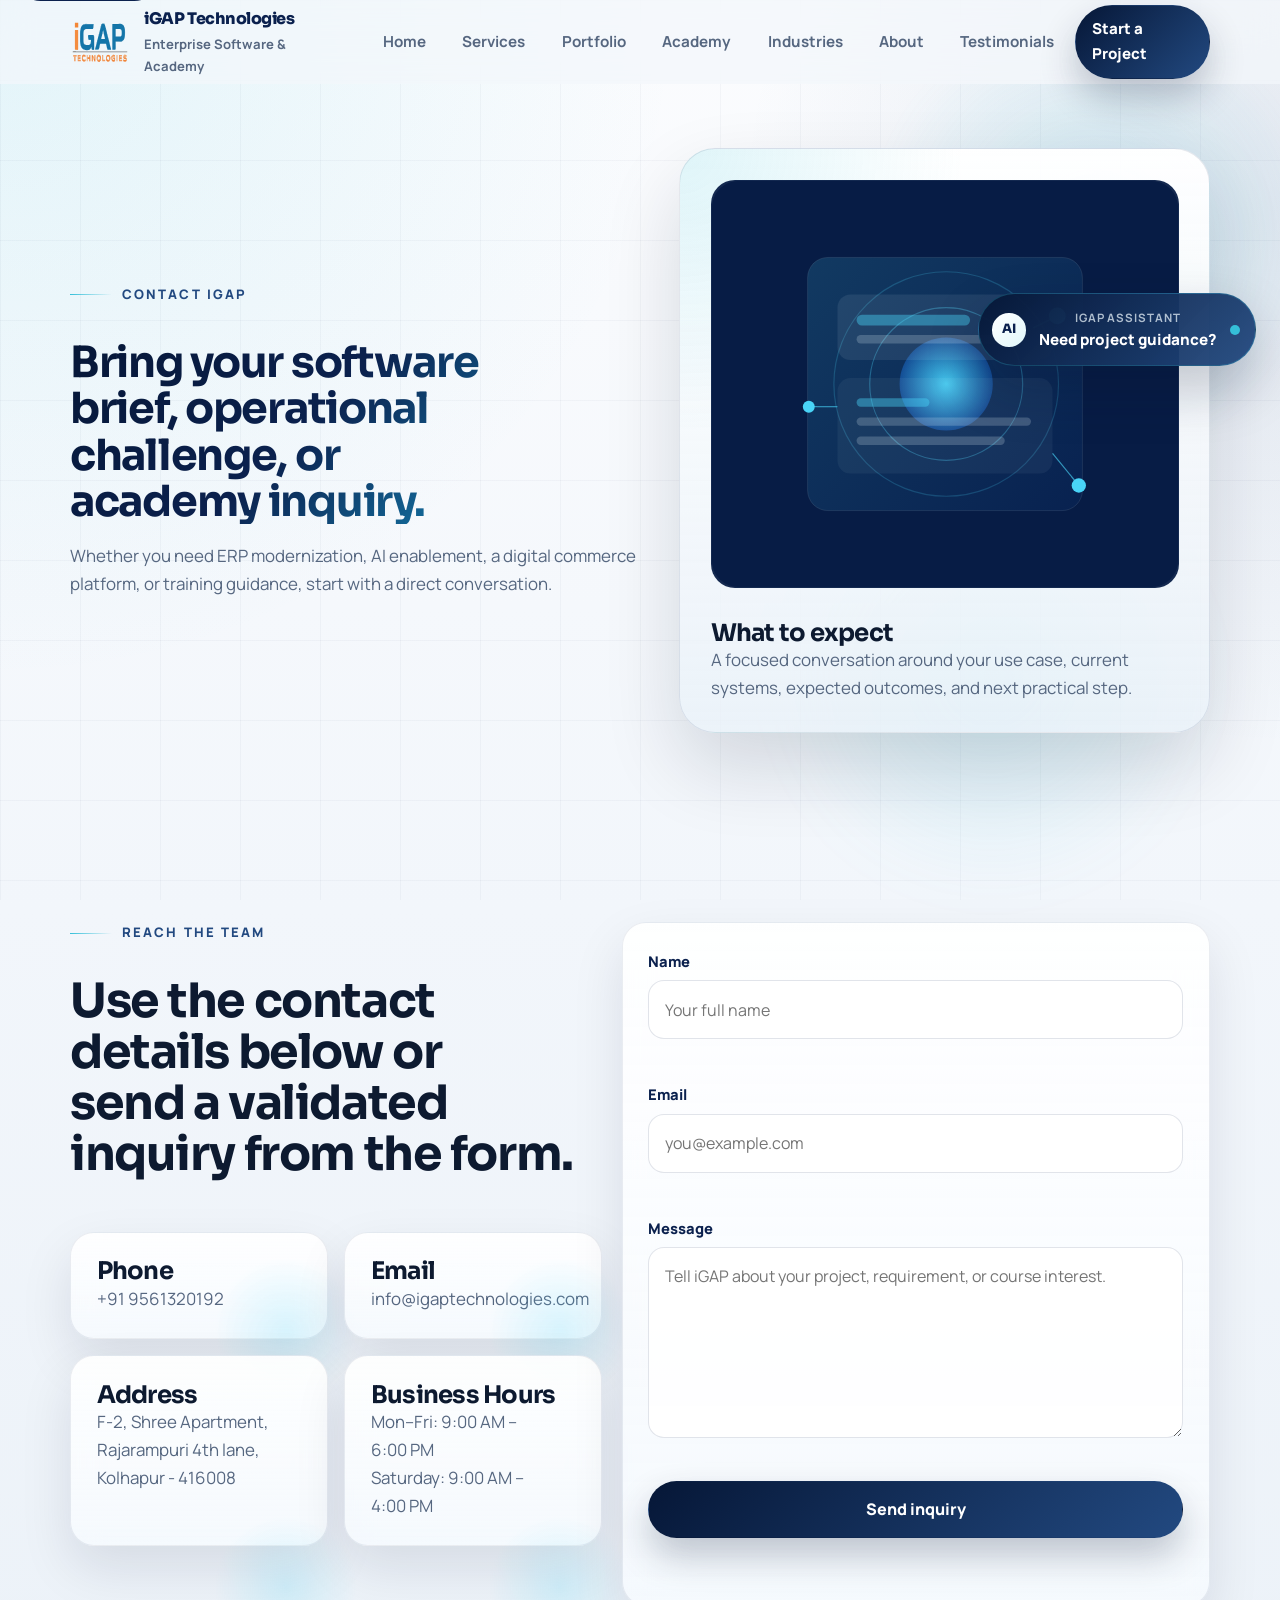
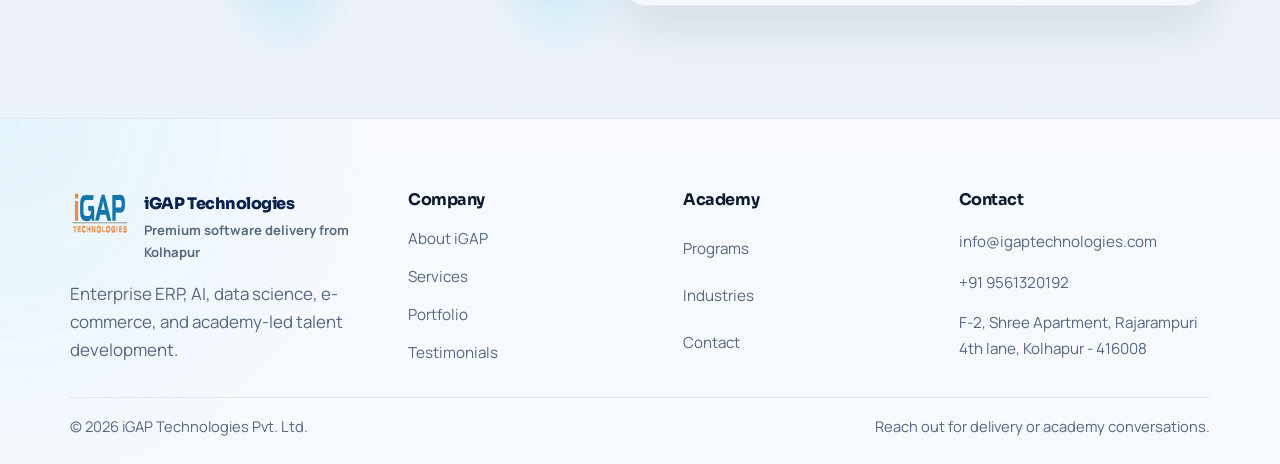
<file: contact.html>
<!DOCTYPE html>
<html lang="en">
  <head>
    <meta charset="UTF-8">
    <meta name="viewport" content="width=device-width, initial-scale=1.0">
    <meta
      name="description"
      content="Contact iGAP Technologies for software development, ERP modernization, AI projects, data science solutions, or academy enrollment."
    >
    <title>Contact | iGAP Technologies</title>
    <link rel="stylesheet" href="css/main.css">
    <link rel="stylesheet" href="css/contact.css">
    <script src="js/main.js" defer></script>
    <script src="js/chatbot.js" defer></script>
    <script src="js/animations.js" defer></script>
    <script src="js/form.js" defer></script>
  </head>
  <body class="page-contact">
    <a class="skip-link" href="#main-content">Skip to content</a>

    <header class="site-header" id="top">
      <div class="container nav-shell">
        <a class="brand" href="index.html" aria-label="iGAP Technologies home">
          <img src="assets/icons/igap-mark.svg" alt="iGAP Technologies logo">
          <div class="brand-copy">
            <strong>iGAP Technologies</strong>
            <span>Enterprise Software & Academy</span>
          </div>
        </a>
        <button class="nav-toggle" type="button" aria-expanded="false" aria-controls="site-menu">
          <span class="nav-toggle-bars" aria-hidden="true">
            <span></span>
            <span></span>
            <span></span>
          </span>
          <span class="nav-toggle-label">Menu</span>
        </button>
        <nav class="site-nav" id="site-menu" aria-label="Primary">
          <a class="nav-link" href="index.html">Home</a>
          <a class="nav-link" href="services.html">Services</a>
          <a class="nav-link" href="portfolio.html">Portfolio</a>
          <a class="nav-link" href="academy.html">Academy</a>
          <a class="nav-link" href="industries.html">Industries</a>
          <a class="nav-link" href="about.html">About</a>
          <a class="nav-link" href="testimonials.html">Testimonials</a>
          <a class="btn btn-small btn-primary nav-cta" href="contact.html">Start a Project</a>
        </nav>
      </div>
    </header>

    <main id="main-content">
      <section class="page-hero">
        <div class="container page-hero-grid">
          <div class="page-hero-copy" data-animate="fade-right">
            <span class="eyebrow">Contact iGAP</span>
            <h1>Bring your software brief, operational challenge, or academy inquiry.</h1>
            <p>
              Whether you need ERP modernization, AI enablement, a digital commerce platform, or training
              guidance, start with a direct conversation.
            </p>
          </div>

          <aside class="page-hero-panel contact-hero-panel" data-animate="fade-left">
            <img src="assets/images/contact-orbit.svg" alt="" aria-hidden="true">
            <div>
              <h3>What to expect</h3>
              <p>A focused conversation around your use case, current systems, expected outcomes, and next practical step.</p>
            </div>
          </aside>
        </div>
      </section>

      <section class="section">
        <div class="container contact-layout">
          <div class="contact-info-column" data-animate="fade-right">
            <div class="section-heading">
              <span class="eyebrow">Reach the team</span>
              <h2>Use the contact details below or send a validated inquiry from the form.</h2>
            </div>

            <div class="contact-card-grid">
              <article class="soft-card">
                <h3>Phone</h3>
                <p><a href="tel:+919561320192">+91 9561320192</a></p>
              </article>
              <article class="soft-card">
                <h3>Email</h3>
                <p><a href="mailto:info@igaptechnologies.com">info@igaptechnologies.com</a></p>
              </article>
              <article class="soft-card">
                <h3>Address</h3>
                <p>F-2, Shree Apartment, Rajarampuri 4th lane, Kolhapur - 416008</p>
              </article>
              <article class="soft-card">
                <h3>Business Hours</h3>
                <p>Mon–Fri: 9:00 AM – 6:00 PM<br>Saturday: 9:00 AM – 4:00 PM</p>
              </article>
            </div>
          </div>

          <div class="contact-form-wrap" data-animate="fade-left">
            <form class="contact-form panel" data-contact-form novalidate>
              <div class="form-field">
                <label for="name">Name</label>
                <input id="name" name="name" type="text" autocomplete="name" placeholder="Your full name">
                <span class="field-error" data-error-for="name"></span>
              </div>

              <div class="form-field">
                <label for="email">Email</label>
                <input id="email" name="email" type="email" autocomplete="email" placeholder="you@example.com">
                <span class="field-error" data-error-for="email"></span>
              </div>

              <div class="form-field">
                <label for="message">Message</label>
                <textarea id="message" name="message" rows="6" placeholder="Tell iGAP about your project, requirement, or course interest."></textarea>
                <span class="field-error" data-error-for="message"></span>
              </div>

              <button class="btn btn-primary" type="submit">Send inquiry</button>
              <div class="form-status" data-form-status aria-live="polite"></div>
            </form>
          </div>
        </div>
      </section>
    </main>

    <footer class="site-footer">
      <div class="container footer-grid">
        <div class="footer-brand">
          <a class="brand" href="index.html">
            <img src="assets/icons/igap-mark.svg" alt="iGAP Technologies logo">
            <div class="brand-copy">
              <strong>iGAP Technologies</strong>
              <span>Premium software delivery from Kolhapur</span>
            </div>
          </a>
          <p>Enterprise ERP, AI, data science, e-commerce, and academy-led talent development.</p>
        </div>
        <div class="footer-links">
          <h3>Company</h3>
          <a href="about.html">About iGAP</a>
          <a href="services.html">Services</a>
          <a href="portfolio.html">Portfolio</a>
          <a href="testimonials.html">Testimonials</a>
        </div>
        <div class="footer-links">
          <h3>Academy</h3>
          <a href="academy.html">Programs</a>
          <a href="industries.html">Industries</a>
          <a href="contact.html">Contact</a>
        </div>
        <div class="contact-list">
          <h3>Contact</h3>
          <p>info@igaptechnologies.com</p>
          <p>+91 9561320192</p>
          <p>F-2, Shree Apartment, Rajarampuri 4th lane, Kolhapur - 416008</p>
        </div>
      </div>
      <div class="container footer-bottom">
        <span>© 2026 iGAP Technologies Pvt. Ltd.</span>
        <span>Reach out for delivery or academy conversations.</span>
      </div>
    </footer>
  </body>
</html>
</file>
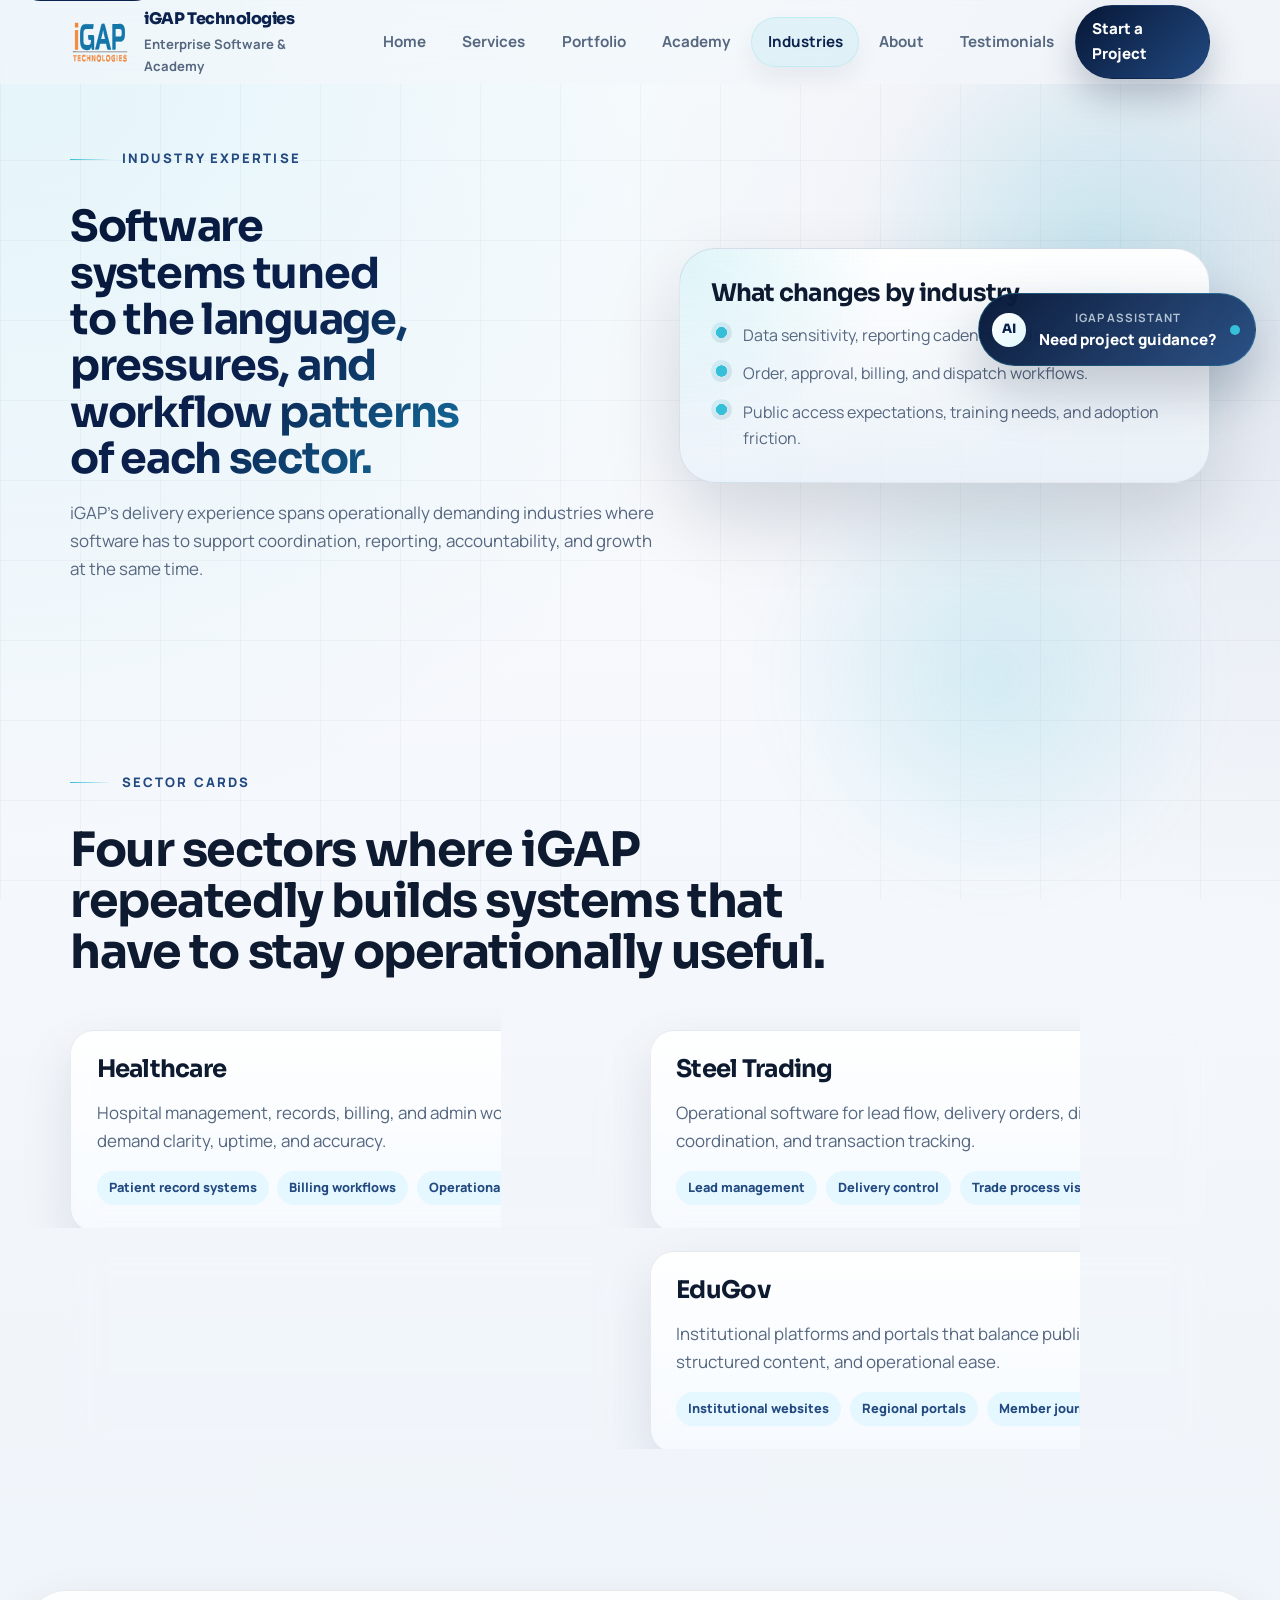
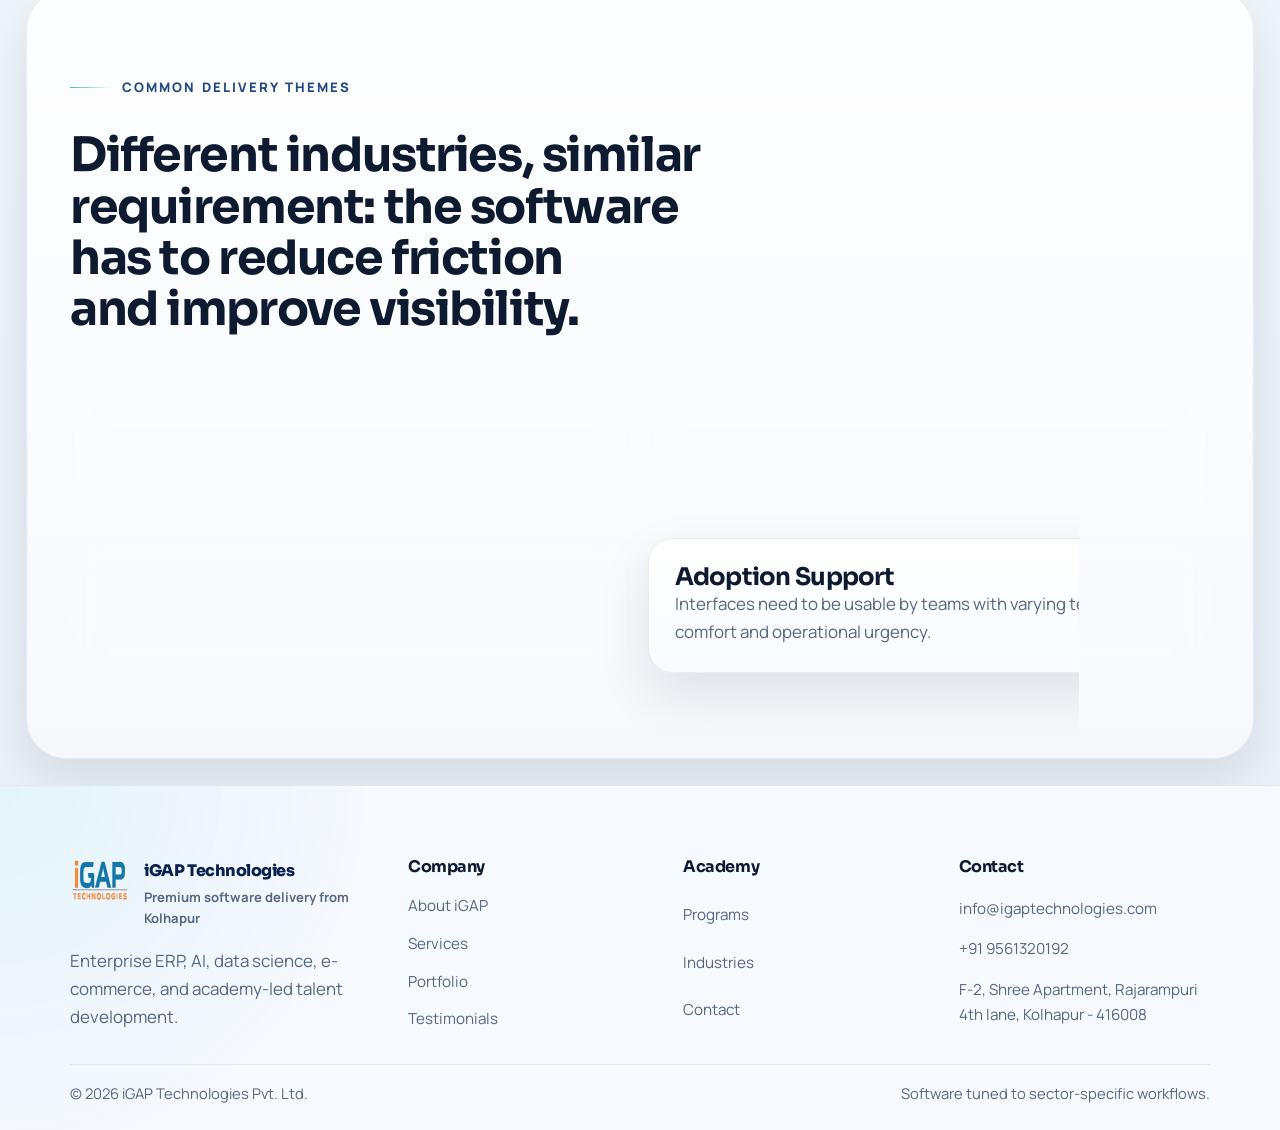
<file: industries.html>
<!DOCTYPE html>
<html lang="en">
  <head>
    <meta charset="UTF-8">
    <meta name="viewport" content="width=device-width, initial-scale=1.0">
    <meta
      name="description"
      content="Discover how iGAP Technologies builds software for healthcare, steel trading, FMCG, and EduGov organizations."
    >
    <title>Industries | iGAP Technologies</title>
    <link rel="stylesheet" href="css/main.css">
    <link rel="stylesheet" href="css/industries.css">
    <script src="js/main.js" defer></script>
    <script src="js/chatbot.js" defer></script>
    <script src="js/animations.js" defer></script>
  </head>
  <body class="page-industries">
    <a class="skip-link" href="#main-content">Skip to content</a>

    <header class="site-header" id="top">
      <div class="container nav-shell">
        <a class="brand" href="index.html" aria-label="iGAP Technologies home">
          <img src="assets/icons/igap-mark.svg" alt="iGAP Technologies logo">
          <div class="brand-copy">
            <strong>iGAP Technologies</strong>
            <span>Enterprise Software & Academy</span>
          </div>
        </a>
        <button class="nav-toggle" type="button" aria-expanded="false" aria-controls="site-menu">
          <span class="nav-toggle-bars" aria-hidden="true">
            <span></span>
            <span></span>
            <span></span>
          </span>
          <span class="nav-toggle-label">Menu</span>
        </button>
        <nav class="site-nav" id="site-menu" aria-label="Primary">
          <a class="nav-link" href="index.html">Home</a>
          <a class="nav-link" href="services.html">Services</a>
          <a class="nav-link" href="portfolio.html">Portfolio</a>
          <a class="nav-link" href="academy.html">Academy</a>
          <a class="nav-link" href="industries.html">Industries</a>
          <a class="nav-link" href="about.html">About</a>
          <a class="nav-link" href="testimonials.html">Testimonials</a>
          <a class="btn btn-small btn-primary nav-cta" href="contact.html">Start a Project</a>
        </nav>
      </div>
    </header>

    <main id="main-content">
      <section class="page-hero">
        <div class="container page-hero-grid">
          <div class="page-hero-copy" data-animate="fade-right">
            <span class="eyebrow">Industry Expertise</span>
            <h1>Software systems tuned to the language, pressures, and workflow patterns of each sector.</h1>
            <p>
              iGAP’s delivery experience spans operationally demanding industries where software has to
              support coordination, reporting, accountability, and growth at the same time.
            </p>
          </div>

          <aside class="page-hero-panel" data-animate="fade-left">
            <h3>What changes by industry</h3>
            <ul class="list-check">
              <li>Data sensitivity, reporting cadence, and user roles.</li>
              <li>Order, approval, billing, and dispatch workflows.</li>
              <li>Public access expectations, training needs, and adoption friction.</li>
            </ul>
          </aside>
        </div>
      </section>

      <section class="section">
        <div class="container">
          <div class="section-heading" data-animate="fade-up">
            <span class="eyebrow">Sector Cards</span>
            <h2>Four sectors where iGAP repeatedly builds systems that have to stay operationally useful.</h2>
          </div>

          <div class="industry-grid" data-stagger>
            <article class="industry-card panel">
              <h3>Healthcare</h3>
              <p>Hospital management, records, billing, and admin workflows that demand clarity, uptime, and accuracy.</p>
              <ul class="project-points">
                <li>Patient record systems</li>
                <li>Billing workflows</li>
                <li>Operational reporting</li>
              </ul>
            </article>

            <article class="industry-card panel">
              <h3>Steel Trading</h3>
              <p>Operational software for lead flow, delivery orders, dispatch coordination, and transaction tracking.</p>
              <ul class="project-points">
                <li>Lead management</li>
                <li>Delivery control</li>
                <li>Trade process visibility</li>
              </ul>
            </article>

            <article class="industry-card panel">
              <h3>FMCG</h3>
              <p>Digital commerce and backend integration for brands that need customer growth tied to supply workflows.</p>
              <ul class="project-points">
                <li>E-commerce ecosystems</li>
                <li>Production alignment</li>
                <li>Sales visibility</li>
              </ul>
            </article>

            <article class="industry-card panel">
              <h3>EduGov</h3>
              <p>Institutional platforms and portals that balance public access, structured content, and operational ease.</p>
              <ul class="project-points">
                <li>Institutional websites</li>
                <li>Regional portals</li>
                <li>Member journeys</li>
              </ul>
            </article>
          </div>
        </div>
      </section>

      <section class="section section-surface">
        <div class="container">
          <div class="section-heading" data-animate="fade-up">
            <span class="eyebrow">Common Delivery Themes</span>
            <h2>Different industries, similar requirement: the software has to reduce friction and improve visibility.</h2>
          </div>

          <div class="grid-2 industry-detail-grid" data-stagger>
            <article class="soft-card">
              <h3>Workflow Design</h3>
              <p>Map the actual work first, then build the screens, rules, and reports around that flow.</p>
            </article>
            <article class="soft-card">
              <h3>Reporting Clarity</h3>
              <p>Ensure leaders can see performance, exceptions, and status changes without chasing multiple systems.</p>
            </article>
            <article class="soft-card">
              <h3>Integration Mindset</h3>
              <p>Customer-facing experiences need to stay connected to ERP, finance, dispatch, or institutional backends.</p>
            </article>
            <article class="soft-card">
              <h3>Adoption Support</h3>
              <p>Interfaces need to be usable by teams with varying technical comfort and operational urgency.</p>
            </article>
          </div>
        </div>
      </section>
    </main>

    <footer class="site-footer">
      <div class="container footer-grid">
        <div class="footer-brand">
          <a class="brand" href="index.html">
            <img src="assets/icons/igap-mark.svg" alt="iGAP Technologies logo">
            <div class="brand-copy">
              <strong>iGAP Technologies</strong>
              <span>Premium software delivery from Kolhapur</span>
            </div>
          </a>
          <p>Enterprise ERP, AI, data science, e-commerce, and academy-led talent development.</p>
        </div>
        <div class="footer-links">
          <h3>Company</h3>
          <a href="about.html">About iGAP</a>
          <a href="services.html">Services</a>
          <a href="portfolio.html">Portfolio</a>
          <a href="testimonials.html">Testimonials</a>
        </div>
        <div class="footer-links">
          <h3>Academy</h3>
          <a href="academy.html">Programs</a>
          <a href="industries.html">Industries</a>
          <a href="contact.html">Contact</a>
        </div>
        <div class="contact-list">
          <h3>Contact</h3>
          <p>info@igaptechnologies.com</p>
          <p>+91 9561320192</p>
          <p>F-2, Shree Apartment, Rajarampuri 4th lane, Kolhapur - 416008</p>
        </div>
      </div>
      <div class="container footer-bottom">
        <span>© 2026 iGAP Technologies Pvt. Ltd.</span>
        <span>Software tuned to sector-specific workflows.</span>
      </div>
    </footer>
  </body>
</html>
</file>
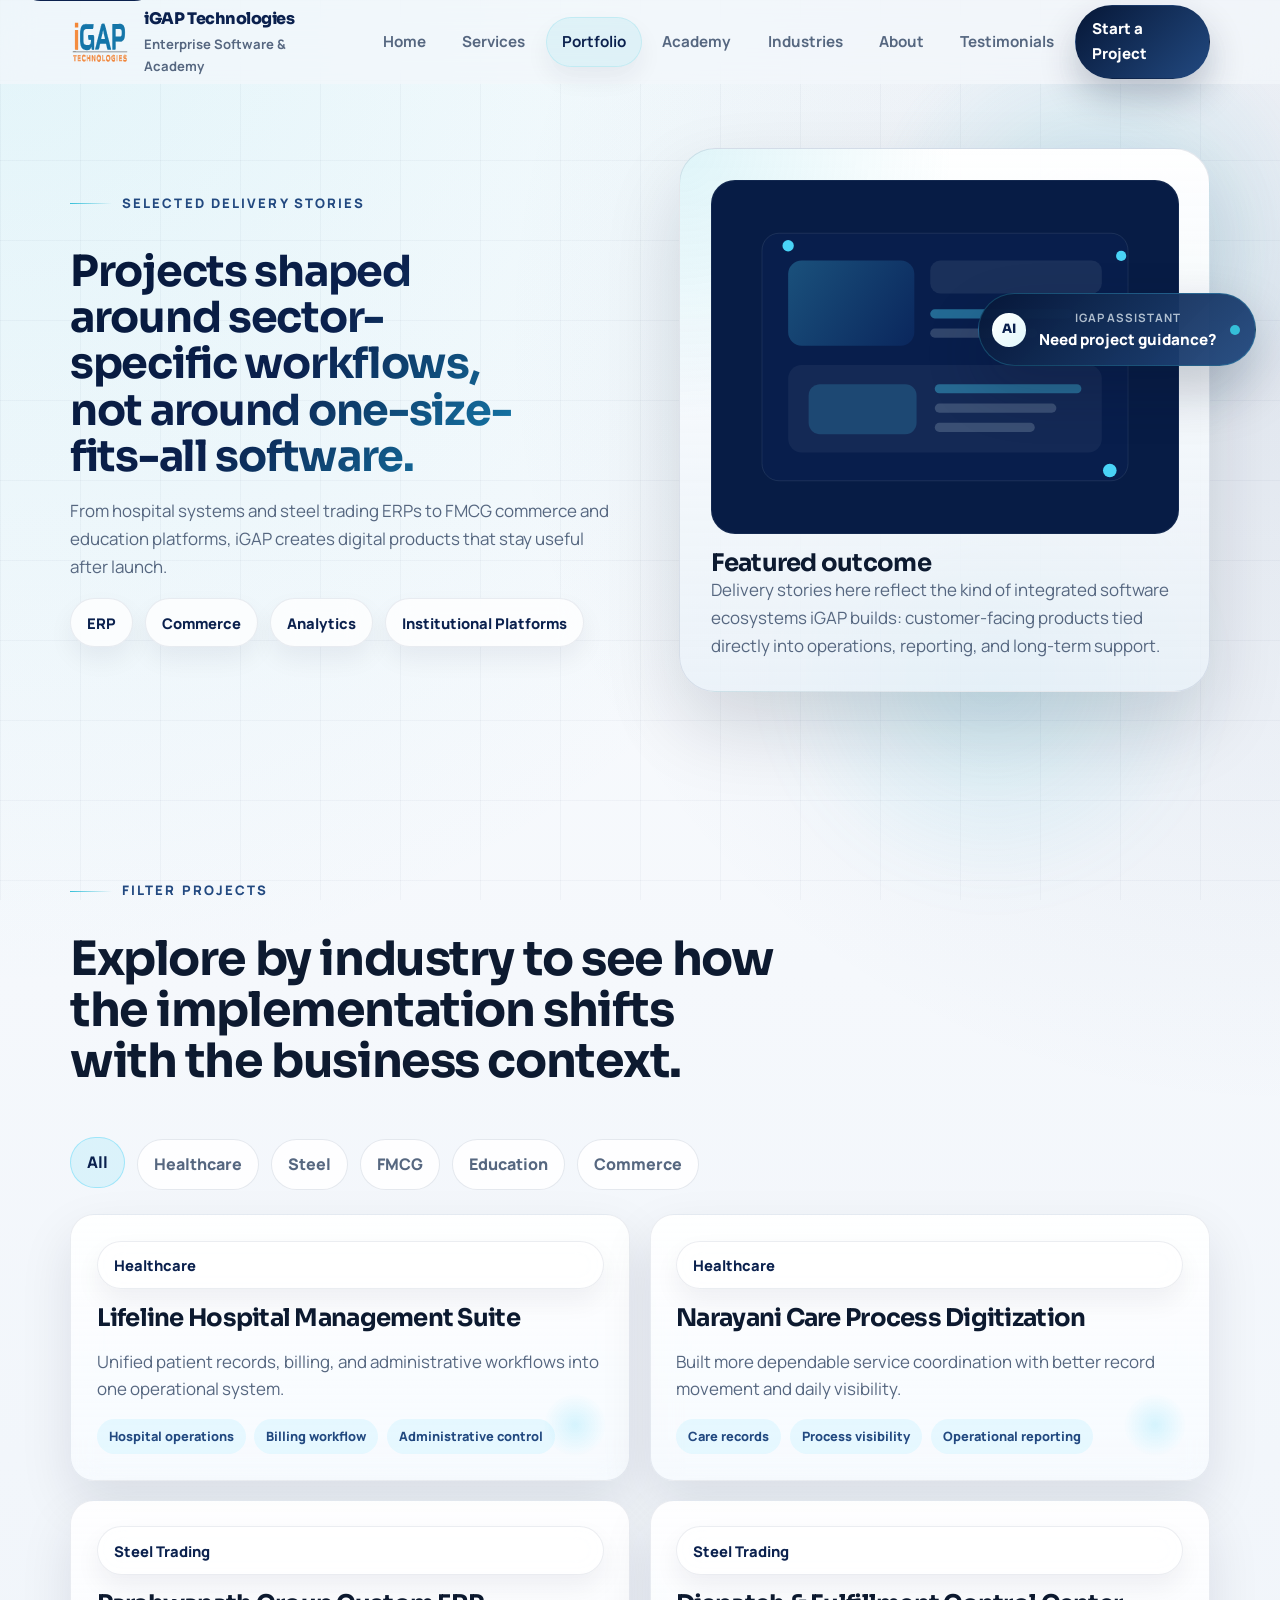
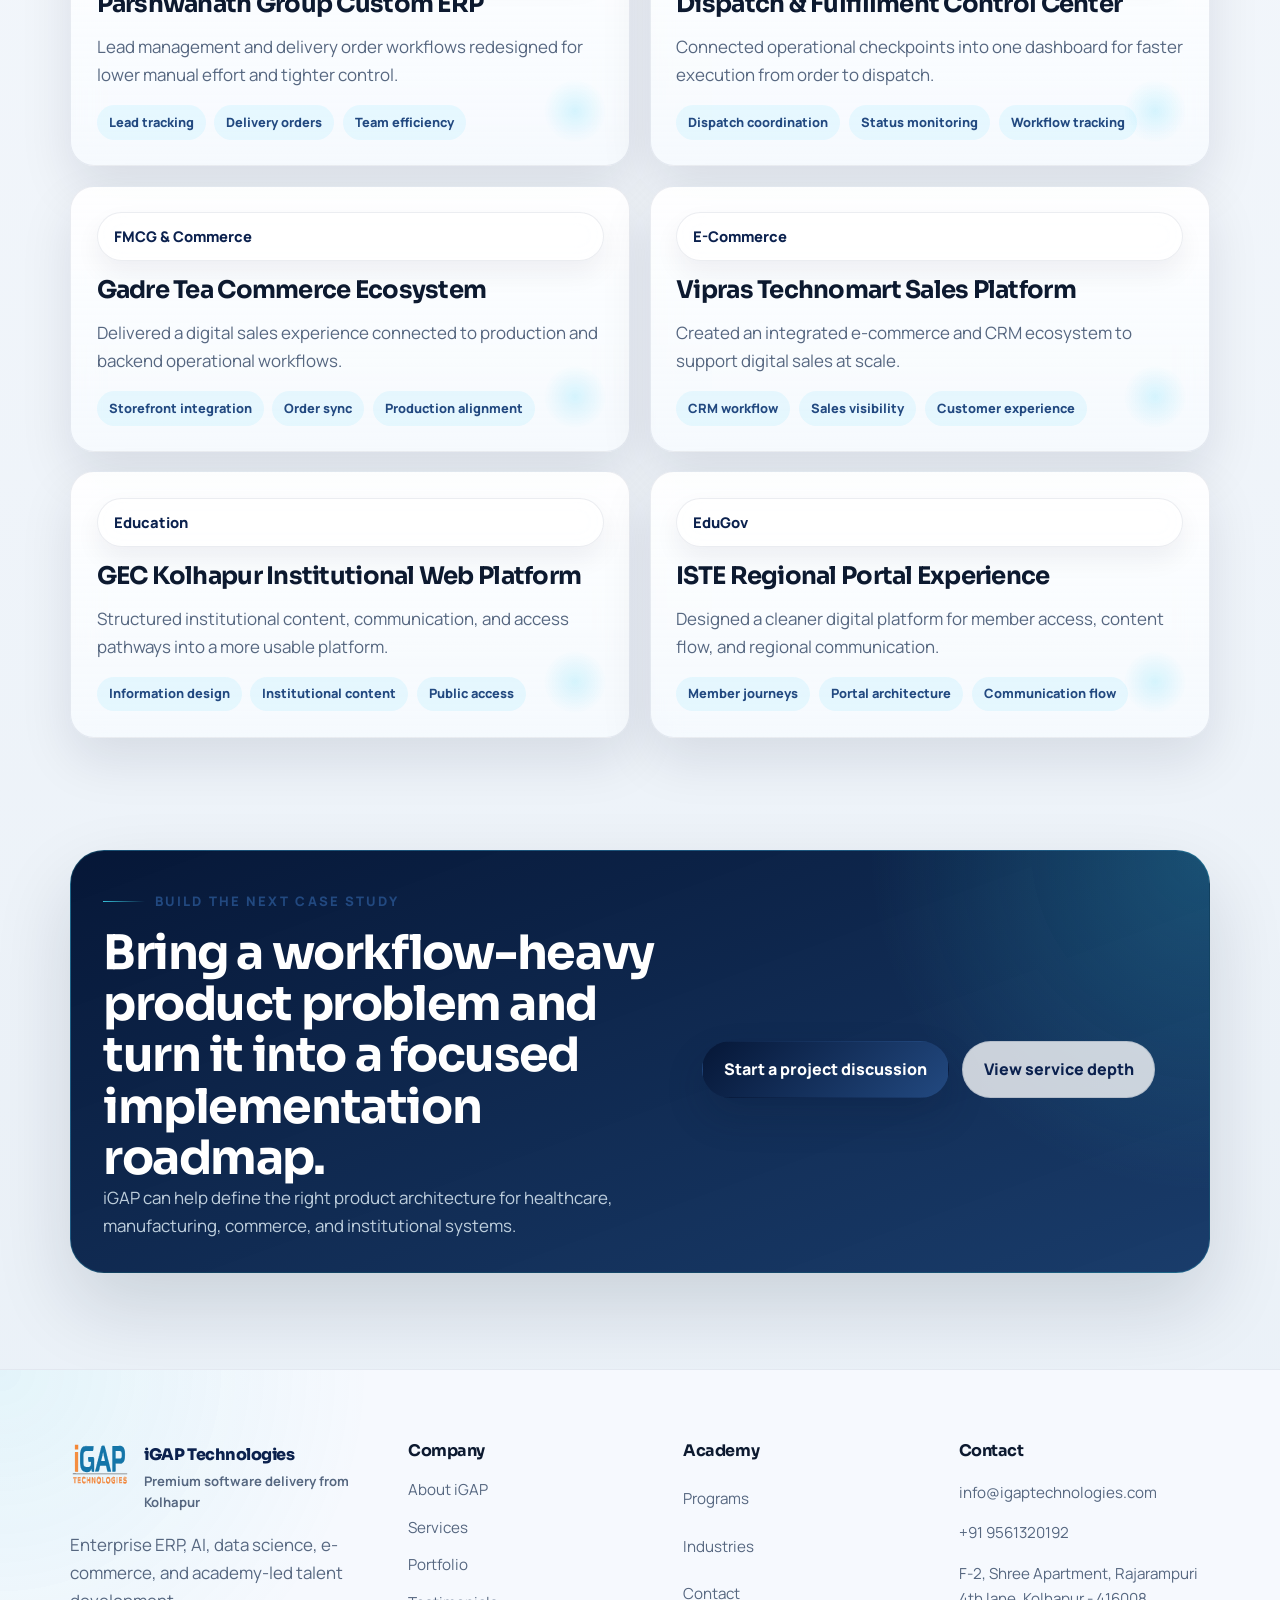
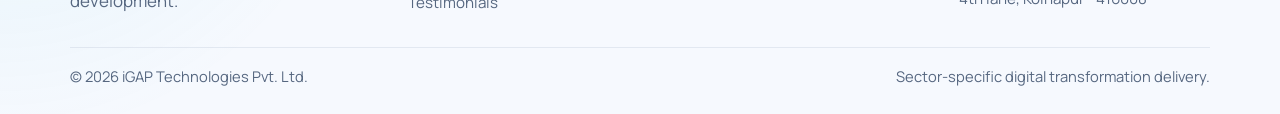
<file: portfolio.html>
<!DOCTYPE html>
<html lang="en">
  <head>
    <meta charset="UTF-8">
    <meta name="viewport" content="width=device-width, initial-scale=1.0">
    <meta
      name="description"
      content="Selected iGAP Technologies delivery stories across healthcare, FMCG, steel trading, education, and digital commerce."
    >
    <title>Portfolio | iGAP Technologies</title>
    <link rel="stylesheet" href="css/main.css">
    <link rel="stylesheet" href="css/portfolio.css">
    <script src="js/main.js" defer></script>
    <script src="js/chatbot.js" defer></script>
    <script src="js/animations.js" defer></script>
  </head>
  <body class="page-portfolio">
    <a class="skip-link" href="#main-content">Skip to content</a>

    <header class="site-header" id="top">
      <div class="container nav-shell">
        <a class="brand" href="index.html" aria-label="iGAP Technologies home">
          <img src="assets/icons/igap-mark.svg" alt="iGAP Technologies logo">
          <div class="brand-copy">
            <strong>iGAP Technologies</strong>
            <span>Enterprise Software & Academy</span>
          </div>
        </a>
        <button class="nav-toggle" type="button" aria-expanded="false" aria-controls="site-menu">
          <span class="nav-toggle-bars" aria-hidden="true">
            <span></span>
            <span></span>
            <span></span>
          </span>
          <span class="nav-toggle-label">Menu</span>
        </button>
        <nav class="site-nav" id="site-menu" aria-label="Primary">
          <a class="nav-link" href="index.html">Home</a>
          <a class="nav-link" href="services.html">Services</a>
          <a class="nav-link" href="portfolio.html">Portfolio</a>
          <a class="nav-link" href="academy.html">Academy</a>
          <a class="nav-link" href="industries.html">Industries</a>
          <a class="nav-link" href="about.html">About</a>
          <a class="nav-link" href="testimonials.html">Testimonials</a>
          <a class="btn btn-small btn-primary nav-cta" href="contact.html">Start a Project</a>
        </nav>
      </div>
    </header>

    <main id="main-content">
      <section class="page-hero">
        <div class="container page-hero-grid">
          <div class="page-hero-copy" data-animate="fade-right">
            <span class="eyebrow">Selected Delivery Stories</span>
            <h1>Projects shaped around sector-specific workflows, not around one-size-fits-all software.</h1>
            <p>
              From hospital systems and steel trading ERPs to FMCG commerce and education platforms, iGAP
              creates digital products that stay useful after launch.
            </p>
            <div class="pill-row">
              <span class="badge">ERP</span>
              <span class="badge">Commerce</span>
              <span class="badge">Analytics</span>
              <span class="badge">Institutional Platforms</span>
            </div>
          </div>

          <aside class="page-hero-panel portfolio-spotlight" data-animate="fade-left">
            <img src="assets/images/portfolio-grid.svg" alt="" aria-hidden="true">
            <div>
              <h3>Featured outcome</h3>
              <p>
                Delivery stories here reflect the kind of integrated software ecosystems iGAP builds:
                customer-facing products tied directly into operations, reporting, and long-term support.
              </p>
            </div>
          </aside>
        </div>
      </section>

      <section class="section">
        <div class="container">
          <div class="section-heading" data-animate="fade-up">
            <span class="eyebrow">Filter Projects</span>
            <h2>Explore by industry to see how the implementation shifts with the business context.</h2>
          </div>

          <div class="filter-row" data-filter-group data-animate="fade-up" role="toolbar" aria-label="Portfolio filter">
            <button class="filter-chip is-active" type="button" data-filter="all">All</button>
            <button class="filter-chip" type="button" data-filter="healthcare">Healthcare</button>
            <button class="filter-chip" type="button" data-filter="steel">Steel</button>
            <button class="filter-chip" type="button" data-filter="fmcg">FMCG</button>
            <button class="filter-chip" type="button" data-filter="education">Education</button>
            <button class="filter-chip" type="button" data-filter="commerce">Commerce</button>
          </div>

          <div class="portfolio-grid" data-stagger>
            <article class="project-card panel" data-project-card data-category="healthcare">
              <span class="tag">Healthcare</span>
              <h3>Lifeline Hospital Management Suite</h3>
              <p>Unified patient records, billing, and administrative workflows into one operational system.</p>
              <ul class="project-points">
                <li>Hospital operations</li>
                <li>Billing workflow</li>
                <li>Administrative control</li>
              </ul>
            </article>

            <article class="project-card panel" data-project-card data-category="healthcare">
              <span class="tag">Healthcare</span>
              <h3>Narayani Care Process Digitization</h3>
              <p>Built more dependable service coordination with better record movement and daily visibility.</p>
              <ul class="project-points">
                <li>Care records</li>
                <li>Process visibility</li>
                <li>Operational reporting</li>
              </ul>
            </article>

            <article class="project-card panel" data-project-card data-category="steel">
              <span class="tag">Steel Trading</span>
              <h3>Parshwanath Group Custom ERP</h3>
              <p>Lead management and delivery order workflows redesigned for lower manual effort and tighter control.</p>
              <ul class="project-points">
                <li>Lead tracking</li>
                <li>Delivery orders</li>
                <li>Team efficiency</li>
              </ul>
            </article>

            <article class="project-card panel" data-project-card data-category="steel">
              <span class="tag">Steel Trading</span>
              <h3>Dispatch & Fulfillment Control Center</h3>
              <p>Connected operational checkpoints into one dashboard for faster execution from order to dispatch.</p>
              <ul class="project-points">
                <li>Dispatch coordination</li>
                <li>Status monitoring</li>
                <li>Workflow tracking</li>
              </ul>
            </article>

            <article class="project-card panel" data-project-card data-category="fmcg commerce">
              <span class="tag">FMCG & Commerce</span>
              <h3>Gadre Tea Commerce Ecosystem</h3>
              <p>Delivered a digital sales experience connected to production and backend operational workflows.</p>
              <ul class="project-points">
                <li>Storefront integration</li>
                <li>Order sync</li>
                <li>Production alignment</li>
              </ul>
            </article>

            <article class="project-card panel" data-project-card data-category="commerce">
              <span class="tag">E-Commerce</span>
              <h3>Vipras Technomart Sales Platform</h3>
              <p>Created an integrated e-commerce and CRM ecosystem to support digital sales at scale.</p>
              <ul class="project-points">
                <li>CRM workflow</li>
                <li>Sales visibility</li>
                <li>Customer experience</li>
              </ul>
            </article>

            <article class="project-card panel" data-project-card data-category="education">
              <span class="tag">Education</span>
              <h3>GEC Kolhapur Institutional Web Platform</h3>
              <p>Structured institutional content, communication, and access pathways into a more usable platform.</p>
              <ul class="project-points">
                <li>Information design</li>
                <li>Institutional content</li>
                <li>Public access</li>
              </ul>
            </article>

            <article class="project-card panel" data-project-card data-category="education">
              <span class="tag">EduGov</span>
              <h3>ISTE Regional Portal Experience</h3>
              <p>Designed a cleaner digital platform for member access, content flow, and regional communication.</p>
              <ul class="project-points">
                <li>Member journeys</li>
                <li>Portal architecture</li>
                <li>Communication flow</li>
              </ul>
            </article>
          </div>
        </div>
      </section>

      <section class="cta-banner">
        <div class="container">
          <div class="cta-panel" data-animate="fade-up">
            <div>
              <span class="eyebrow">Build the next case study</span>
              <h2>Bring a workflow-heavy product problem and turn it into a focused implementation roadmap.</h2>
              <p>iGAP can help define the right product architecture for healthcare, manufacturing, commerce, and institutional systems.</p>
            </div>
            <div class="cta-side">
              <div class="cta-actions">
                <a class="btn btn-primary" href="contact.html">Start a project discussion</a>
                <a class="btn btn-secondary" href="services.html">View service depth</a>
              </div>
            </div>
          </div>
        </div>
      </section>
    </main>

    <footer class="site-footer">
      <div class="container footer-grid">
        <div class="footer-brand">
          <a class="brand" href="index.html">
            <img src="assets/icons/igap-mark.svg" alt="iGAP Technologies logo">
            <div class="brand-copy">
              <strong>iGAP Technologies</strong>
              <span>Premium software delivery from Kolhapur</span>
            </div>
          </a>
          <p>Enterprise ERP, AI, data science, e-commerce, and academy-led talent development.</p>
        </div>
        <div class="footer-links">
          <h3>Company</h3>
          <a href="about.html">About iGAP</a>
          <a href="services.html">Services</a>
          <a href="portfolio.html">Portfolio</a>
          <a href="testimonials.html">Testimonials</a>
        </div>
        <div class="footer-links">
          <h3>Academy</h3>
          <a href="academy.html">Programs</a>
          <a href="industries.html">Industries</a>
          <a href="contact.html">Contact</a>
        </div>
        <div class="contact-list">
          <h3>Contact</h3>
          <p>info@igaptechnologies.com</p>
          <p>+91 9561320192</p>
          <p>F-2, Shree Apartment, Rajarampuri 4th lane, Kolhapur - 416008</p>
        </div>
      </div>
      <div class="container footer-bottom">
        <span>© 2026 iGAP Technologies Pvt. Ltd.</span>
        <span>Sector-specific digital transformation delivery.</span>
      </div>
    </footer>
  </body>
</html>
</file>
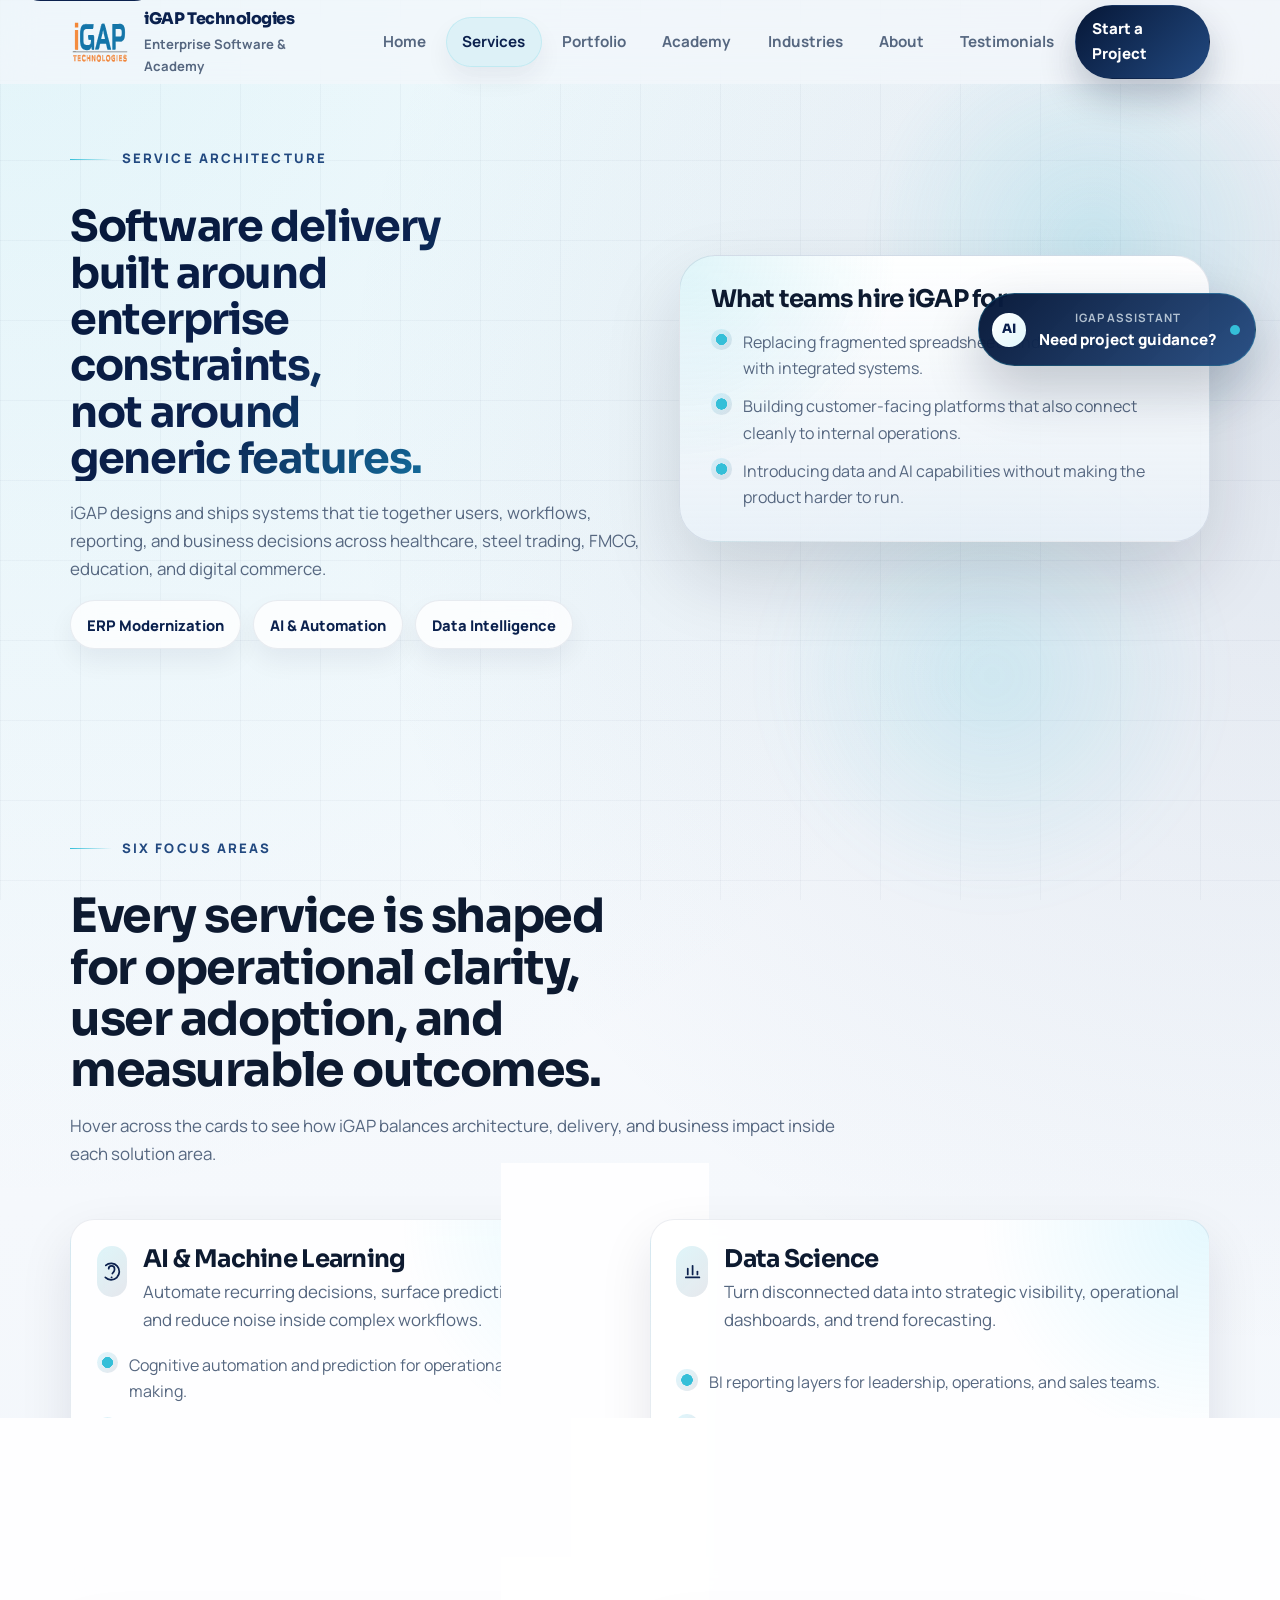
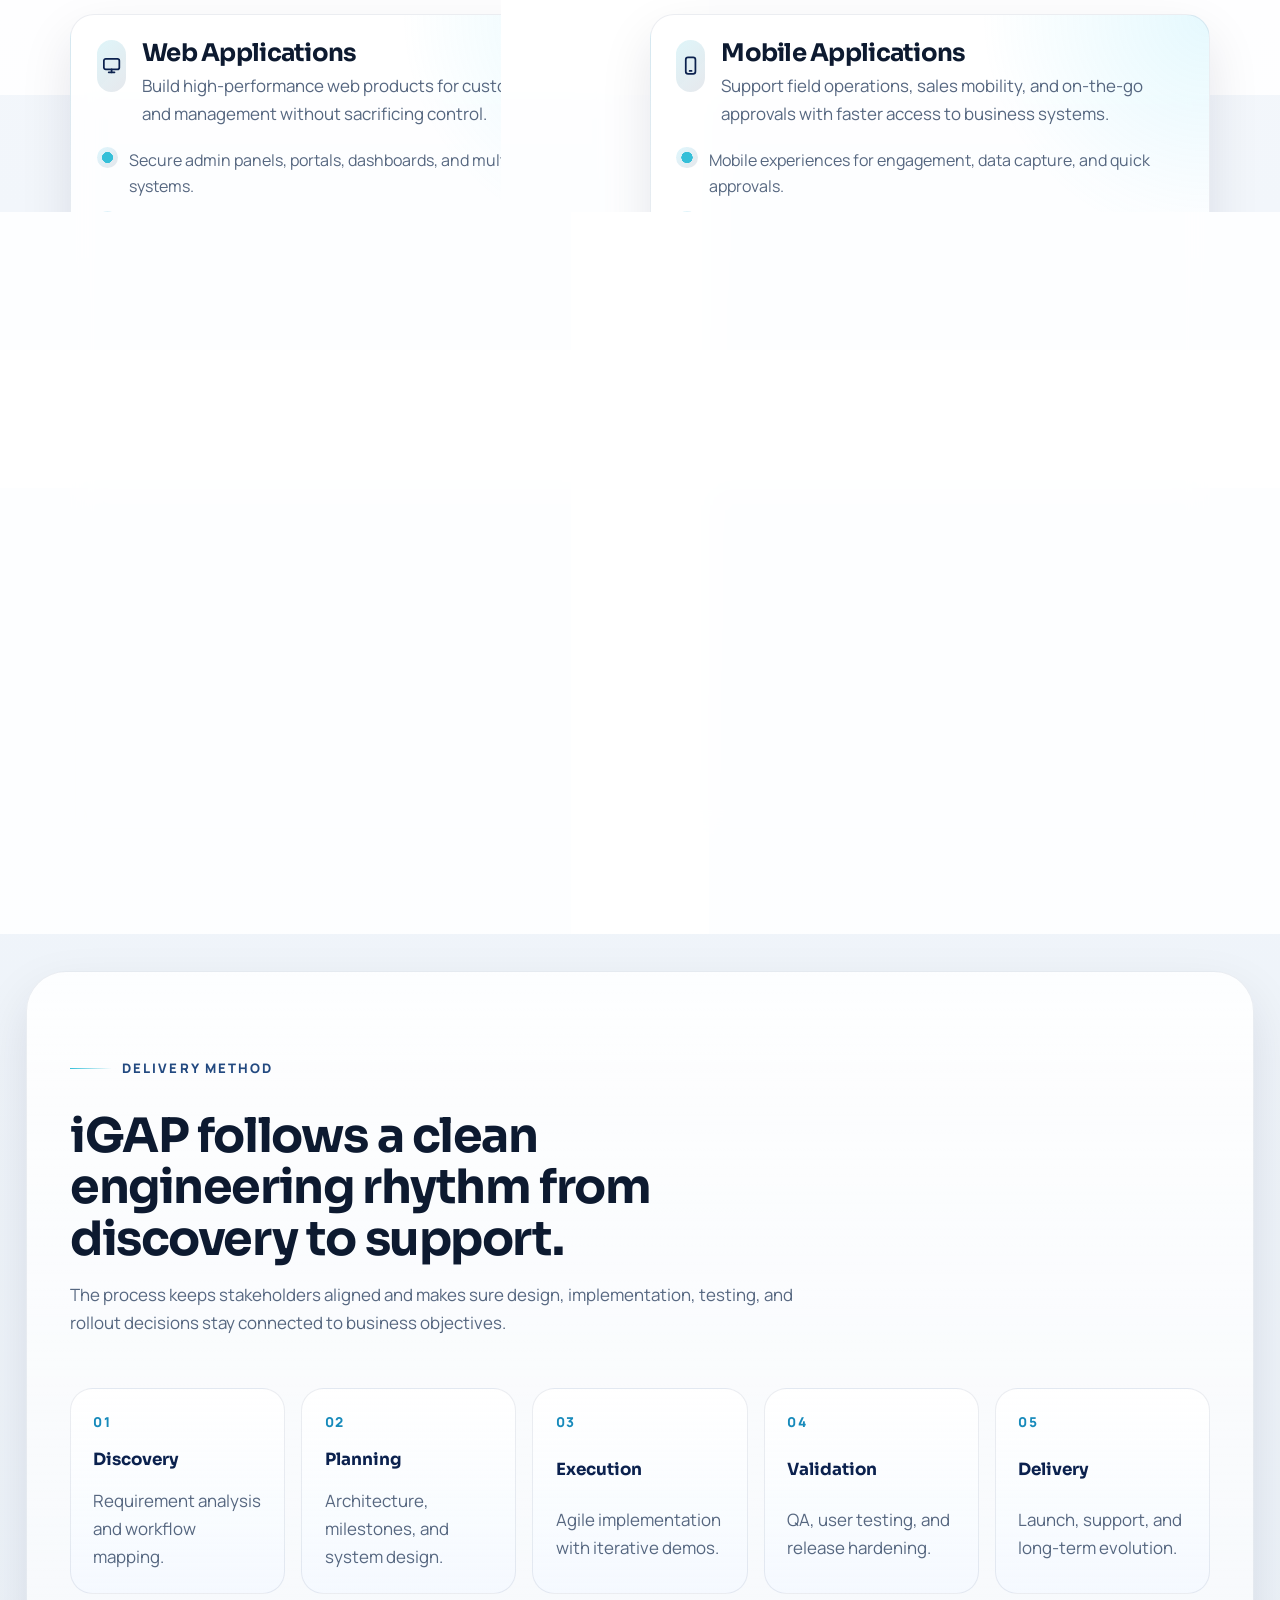
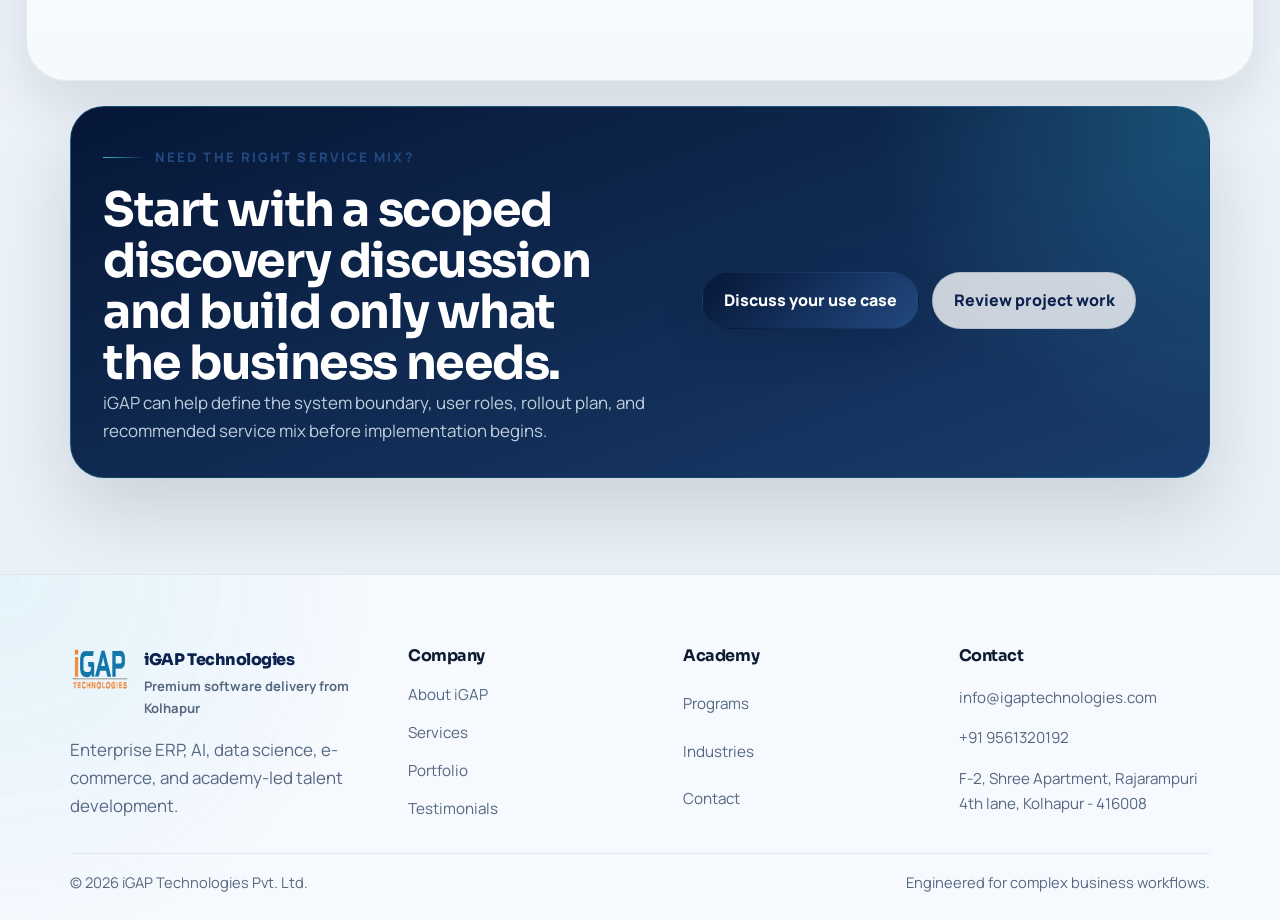
<file: services.html>
<!DOCTYPE html>
<html lang="en">
  <head>
    <meta charset="UTF-8">
    <meta name="viewport" content="width=device-width, initial-scale=1.0">
    <meta
      name="description"
      content="Explore iGAP Technologies services across AI & ML, data science, web apps, mobile apps, ERP systems, and e-commerce platforms."
    >
    <title>Services | iGAP Technologies</title>
    <link rel="stylesheet" href="css/main.css">
    <link rel="stylesheet" href="css/services.css">
    <script src="js/main.js" defer></script>
    <script src="js/chatbot.js" defer></script>
    <script src="js/animations.js" defer></script>
    <script src="js/counters.js" defer></script>
  </head>
  <body class="page-services">
    <a class="skip-link" href="#main-content">Skip to content</a>

    <header class="site-header" id="top">
      <div class="container nav-shell">
        <a class="brand" href="index.html" aria-label="iGAP Technologies home">
          <img src="assets/icons/igap-mark.svg" alt="iGAP Technologies logo">
          <div class="brand-copy">
            <strong>iGAP Technologies</strong>
            <span>Enterprise Software & Academy</span>
          </div>
        </a>
        <button class="nav-toggle" type="button" aria-expanded="false" aria-controls="site-menu">
          <span class="nav-toggle-bars" aria-hidden="true">
            <span></span>
            <span></span>
            <span></span>
          </span>
          <span class="nav-toggle-label">Menu</span>
        </button>
        <nav class="site-nav" id="site-menu" aria-label="Primary">
          <a class="nav-link" href="index.html">Home</a>
          <a class="nav-link" href="services.html">Services</a>
          <a class="nav-link" href="portfolio.html">Portfolio</a>
          <a class="nav-link" href="academy.html">Academy</a>
          <a class="nav-link" href="industries.html">Industries</a>
          <a class="nav-link" href="about.html">About</a>
          <a class="nav-link" href="testimonials.html">Testimonials</a>
          <a class="btn btn-small btn-primary nav-cta" href="contact.html">Start a Project</a>
        </nav>
      </div>
    </header>

    <main id="main-content">
      <section class="page-hero">
        <div class="container page-hero-grid">
          <div class="page-hero-copy" data-animate="fade-right">
            <span class="eyebrow">Service Architecture</span>
            <h1>Software delivery built around enterprise constraints, not around generic features.</h1>
            <p>
              iGAP designs and ships systems that tie together users, workflows, reporting, and business
              decisions across healthcare, steel trading, FMCG, education, and digital commerce.
            </p>
            <div class="pill-row">
              <span class="badge">ERP Modernization</span>
              <span class="badge">AI & Automation</span>
              <span class="badge">Data Intelligence</span>
            </div>
          </div>

          <aside class="page-hero-panel" data-animate="fade-left">
            <h3>What teams hire iGAP for</h3>
            <ul class="list-check">
              <li>Replacing fragmented spreadsheets and manual workflows with integrated systems.</li>
              <li>Building customer-facing platforms that also connect cleanly to internal operations.</li>
              <li>Introducing data and AI capabilities without making the product harder to run.</li>
            </ul>
          </aside>
        </div>
      </section>

      <section class="section">
        <div class="container">
          <div class="section-heading" data-animate="fade-up">
            <span class="eyebrow">Six Focus Areas</span>
            <h2>Every service is shaped for operational clarity, user adoption, and measurable outcomes.</h2>
            <p>
              Hover across the cards to see how iGAP balances architecture, delivery, and business impact
              inside each solution area.
            </p>
          </div>

          <div class="services-grid" data-stagger>
            <article class="service-panel panel">
              <div class="service-panel-head">
                <span class="service-icon" aria-hidden="true">
                  <svg viewBox="0 0 24 24" fill="none">
                    <path d="M9 9a3 3 0 1 1 6 0v1.2a3.2 3.2 0 0 1-1 2.3L12.8 14" stroke-width="1.8" stroke-linecap="round" stroke-linejoin="round"/>
                    <path d="M12 18h.01" stroke-width="2" stroke-linecap="round"/>
                    <path d="M6 5.5A8.5 8.5 0 1 1 5.5 18" stroke-width="1.8" stroke-linecap="round"/>
                  </svg>
                </span>
                <div>
                  <h3>AI & Machine Learning</h3>
                  <p>Automate recurring decisions, surface predictive insight, and reduce noise inside complex workflows.</p>
                </div>
              </div>
              <ul class="list-check">
                <li>Cognitive automation and prediction for operational decision-making.</li>
                <li>Use-case design around billing, forecasting, routing, and exception handling.</li>
                <li>Deployment patterns that keep AI practical for real teams.</li>
              </ul>
              <span class="service-shift">Business impact: faster decisions with less manual effort.</span>
            </article>

            <article class="service-panel panel">
              <div class="service-panel-head">
                <span class="service-icon" aria-hidden="true">
                  <svg viewBox="0 0 24 24" fill="none">
                    <path d="M5 18h14" stroke-width="1.8" stroke-linecap="round"/>
                    <path d="M7 15V9" stroke-width="1.8" stroke-linecap="round"/>
                    <path d="M12 15V6" stroke-width="1.8" stroke-linecap="round"/>
                    <path d="M17 15v-3" stroke-width="1.8" stroke-linecap="round"/>
                  </svg>
                </span>
                <div>
                  <h3>Data Science</h3>
                  <p>Turn disconnected data into strategic visibility, operational dashboards, and trend forecasting.</p>
                </div>
              </div>
              <ul class="list-check">
                <li>BI reporting layers for leadership, operations, and sales teams.</li>
                <li>Forecasting and analysis tuned to actual decision points.</li>
                <li>Data models designed to stay readable and maintainable.</li>
              </ul>
              <span class="service-shift">Business impact: tighter visibility and more confident planning.</span>
            </article>

            <article class="service-panel panel">
              <div class="service-panel-head">
                <span class="service-icon" aria-hidden="true">
                  <svg viewBox="0 0 24 24" fill="none">
                    <rect x="4" y="5" width="16" height="11" rx="2" stroke-width="1.8"/>
                    <path d="M9 19h6" stroke-width="1.8" stroke-linecap="round"/>
                    <path d="M12 16v3" stroke-width="1.8" stroke-linecap="round"/>
                  </svg>
                </span>
                <div>
                  <h3>Web Applications</h3>
                  <p>Build high-performance web products for customers, staff, and management without sacrificing control.</p>
                </div>
              </div>
              <ul class="list-check">
                <li>Secure admin panels, portals, dashboards, and multi-role systems.</li>
                <li>Architecture for scale, uptime, and long-term iteration.</li>
                <li>UX focused on speed, hierarchy, and lower training overhead.</li>
              </ul>
              <span class="service-shift">Business impact: smoother workflows and stronger platform adoption.</span>
            </article>

            <article class="service-panel panel">
              <div class="service-panel-head">
                <span class="service-icon" aria-hidden="true">
                  <svg viewBox="0 0 24 24" fill="none">
                    <rect x="7" y="3.5" width="10" height="17" rx="2.4" stroke-width="1.8"/>
                    <path d="M11 17.5h2" stroke-width="1.8" stroke-linecap="round"/>
                  </svg>
                </span>
                <div>
                  <h3>Mobile Applications</h3>
                  <p>Support field operations, sales mobility, and on-the-go approvals with faster access to business systems.</p>
                </div>
              </div>
              <ul class="list-check">
                <li>Mobile experiences for engagement, data capture, and quick approvals.</li>
                <li>Integration with ERP, CRM, and commerce backends.</li>
                <li>Design patterns that stay efficient on low-attention workflows.</li>
              </ul>
              <span class="service-shift">Business impact: business-critical actions move beyond the desktop.</span>
            </article>

            <article class="service-panel panel">
              <div class="service-panel-head">
                <span class="service-icon" aria-hidden="true">
                  <svg viewBox="0 0 24 24" fill="none">
                    <rect x="4" y="4" width="7" height="7" rx="1.5" stroke-width="1.8"/>
                    <rect x="13" y="4" width="7" height="7" rx="1.5" stroke-width="1.8"/>
                    <rect x="4" y="13" width="7" height="7" rx="1.5" stroke-width="1.8"/>
                    <path d="M13 16.5h7" stroke-width="1.8" stroke-linecap="round"/>
                    <path d="M16.5 13v7" stroke-width="1.8" stroke-linecap="round"/>
                  </svg>
                </span>
                <div>
                  <h3>Custom ERP</h3>
                  <p>Build integrated operational cores for workforce, finance, fulfillment, approvals, and reporting.</p>
                </div>
              </div>
              <ul class="list-check">
                <li>Modules for lead management, delivery orders, billing, and workflow control.</li>
                <li>Tailored business process mapping instead of forcing a generic template.</li>
                <li>Role-based access and structured reporting for day-to-day governance.</li>
              </ul>
              <span class="service-shift">Business impact: fewer gaps between teams, systems, and decisions.</span>
            </article>

            <article class="service-panel panel">
              <div class="service-panel-head">
                <span class="service-icon" aria-hidden="true">
                  <svg viewBox="0 0 24 24" fill="none">
                    <circle cx="9" cy="19" r="1.4" stroke-width="1.8"/>
                    <circle cx="17" cy="19" r="1.4" stroke-width="1.8"/>
                    <path d="M4 5h2l2.1 9.1a1 1 0 0 0 1 .8h8.8a1 1 0 0 0 1-.7L21 8H8.3" stroke-width="1.8" stroke-linecap="round" stroke-linejoin="round"/>
                  </svg>
                </span>
                <div>
                  <h3>E-Commerce Ecosystems</h3>
                  <p>Connect customer experience, CRM, order handling, and backend supply workflows in one system.</p>
                </div>
              </div>
              <ul class="list-check">
                <li>Custom storefront and order experiences tuned for business model fit.</li>
                <li>Sync with inventory, production, dispatch, and marketing workflows.</li>
                <li>Performance and reporting features designed for growth teams.</li>
              </ul>
              <span class="service-shift">Business impact: stronger digital sales with operational visibility.</span>
            </article>
          </div>
        </div>
      </section>

      <section class="section section-surface">
        <div class="container">
          <div class="section-heading" data-animate="fade-up">
            <span class="eyebrow">Delivery Method</span>
            <h2>iGAP follows a clean engineering rhythm from discovery to support.</h2>
            <p>
              The process keeps stakeholders aligned and makes sure design, implementation, testing, and
              rollout decisions stay connected to business objectives.
            </p>
          </div>

          <div class="process-grid" data-stagger>
            <article class="process-step">
              <span>01</span>
              <strong>Discovery</strong>
              <p>Requirement analysis and workflow mapping.</p>
            </article>
            <article class="process-step">
              <span>02</span>
              <strong>Planning</strong>
              <p>Architecture, milestones, and system design.</p>
            </article>
            <article class="process-step">
              <span>03</span>
              <strong>Execution</strong>
              <p>Agile implementation with iterative demos.</p>
            </article>
            <article class="process-step">
              <span>04</span>
              <strong>Validation</strong>
              <p>QA, user testing, and release hardening.</p>
            </article>
            <article class="process-step">
              <span>05</span>
              <strong>Delivery</strong>
              <p>Launch, support, and long-term evolution.</p>
            </article>
          </div>
        </div>
      </section>

      <section class="cta-banner">
        <div class="container">
          <div class="cta-panel" data-animate="fade-up">
            <div>
              <span class="eyebrow">Need the right service mix?</span>
              <h2>Start with a scoped discovery discussion and build only what the business needs.</h2>
              <p>
                iGAP can help define the system boundary, user roles, rollout plan, and recommended service
                mix before implementation begins.
              </p>
            </div>
            <div class="cta-side">
              <div class="cta-actions">
                <a class="btn btn-primary" href="contact.html">Discuss your use case</a>
                <a class="btn btn-secondary" href="portfolio.html">Review project work</a>
              </div>
            </div>
          </div>
        </div>
      </section>
    </main>

    <footer class="site-footer">
      <div class="container footer-grid">
        <div class="footer-brand">
          <a class="brand" href="index.html">
            <img src="assets/icons/igap-mark.svg" alt="iGAP Technologies logo">
            <div class="brand-copy">
              <strong>iGAP Technologies</strong>
              <span>Premium software delivery from Kolhapur</span>
            </div>
          </a>
          <p>Enterprise ERP, AI, data science, e-commerce, and academy-led talent development.</p>
        </div>
        <div class="footer-links">
          <h3>Company</h3>
          <a href="about.html">About iGAP</a>
          <a href="services.html">Services</a>
          <a href="portfolio.html">Portfolio</a>
          <a href="testimonials.html">Testimonials</a>
        </div>
        <div class="footer-links">
          <h3>Academy</h3>
          <a href="academy.html">Programs</a>
          <a href="industries.html">Industries</a>
          <a href="contact.html">Contact</a>
        </div>
        <div class="contact-list">
          <h3>Contact</h3>
          <p>info@igaptechnologies.com</p>
          <p>+91 9561320192</p>
          <p>F-2, Shree Apartment, Rajarampuri 4th lane, Kolhapur - 416008</p>
        </div>
      </div>
      <div class="container footer-bottom">
        <span>© 2026 iGAP Technologies Pvt. Ltd.</span>
        <span>Engineered for complex business workflows.</span>
      </div>
    </footer>
  </body>
</html>
</file>
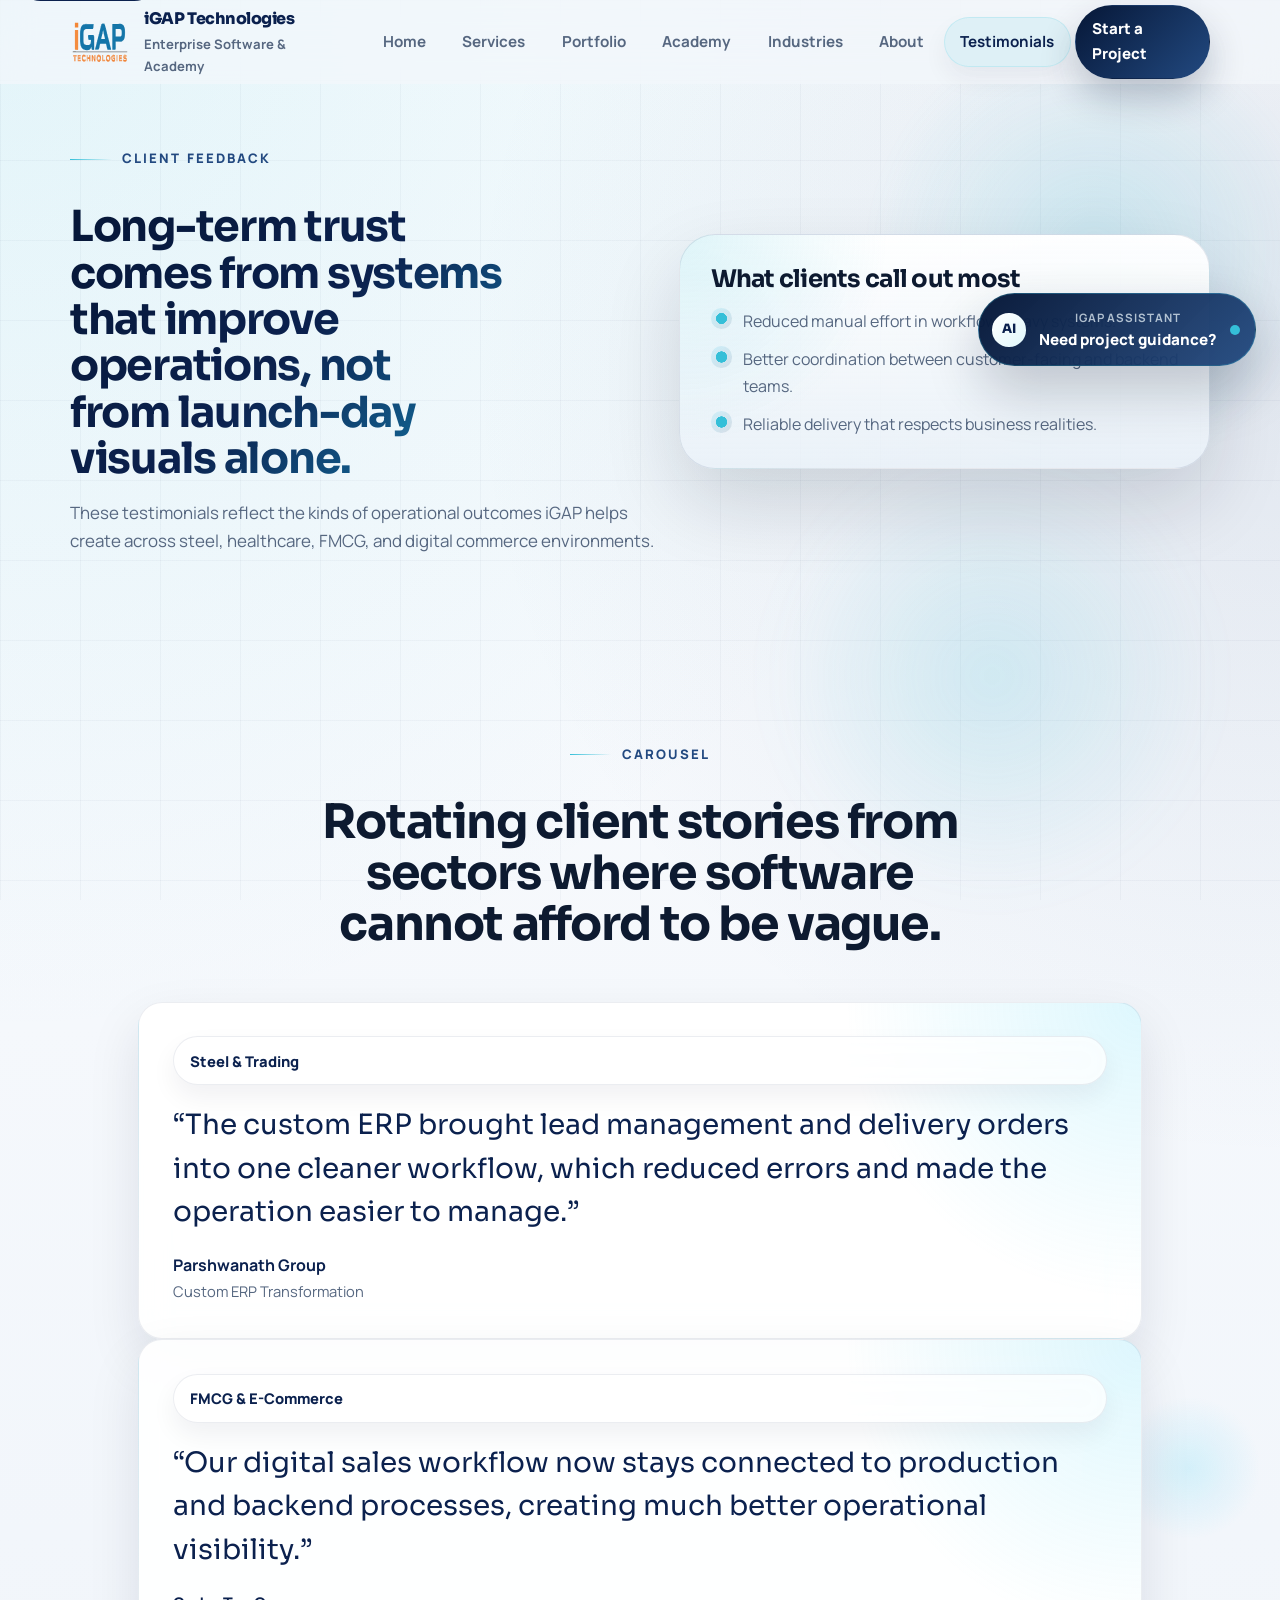
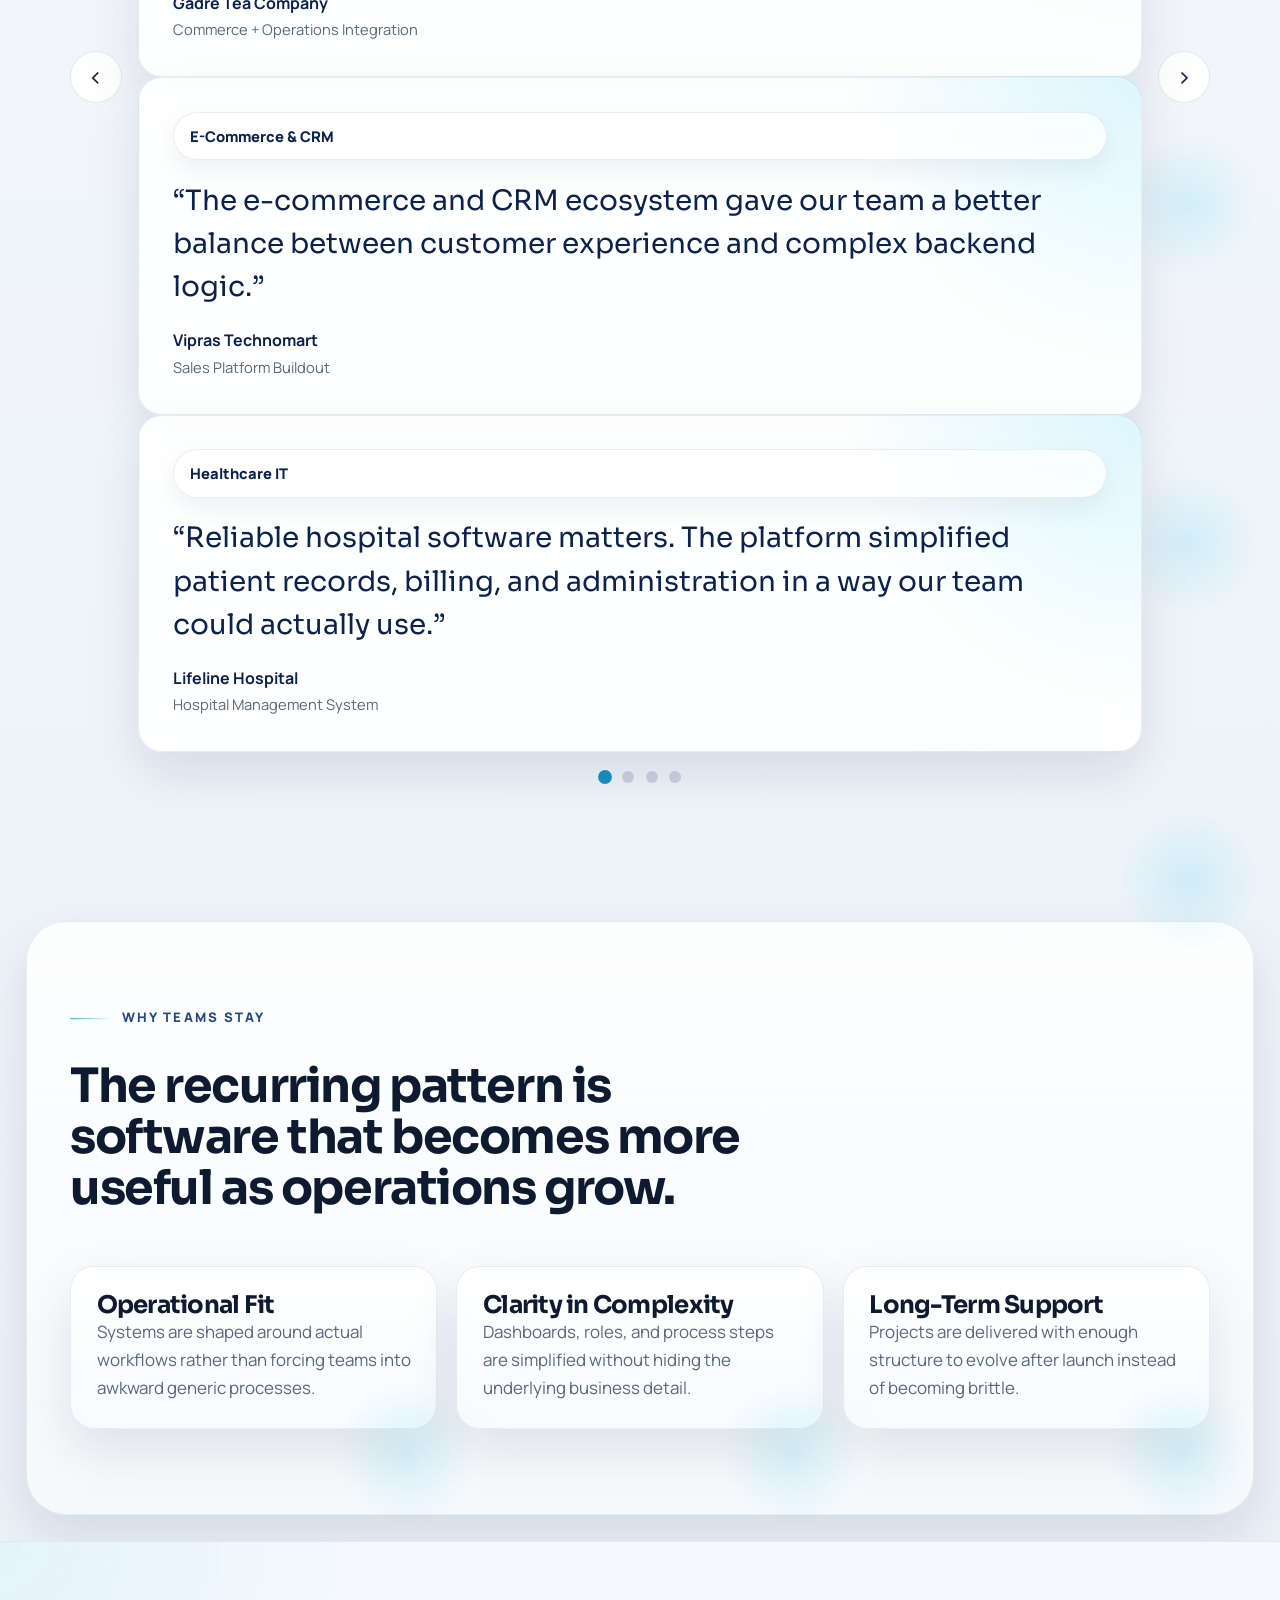
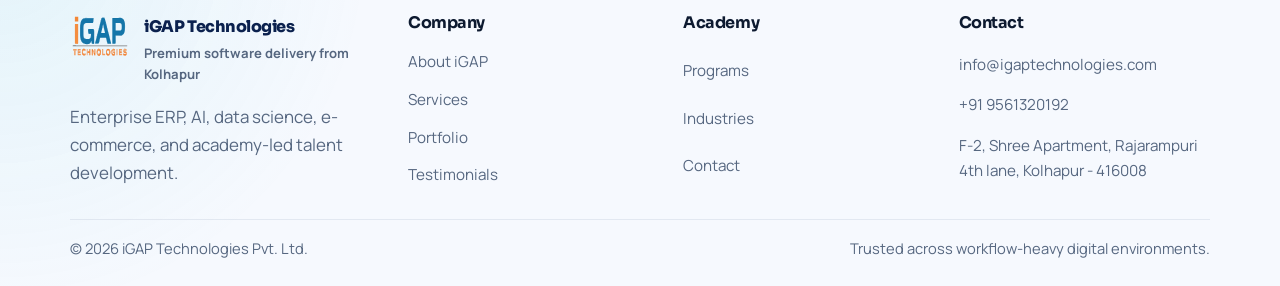
<file: testimonials.html>
<!DOCTYPE html>
<html lang="en">
  <head>
    <meta charset="UTF-8">
    <meta name="viewport" content="width=device-width, initial-scale=1.0">
    <meta
      name="description"
      content="Read how iGAP Technologies supports steel trading, healthcare, FMCG, and digital commerce clients."
    >
    <title>Testimonials | iGAP Technologies</title>
    <link rel="stylesheet" href="css/main.css">
    <link rel="stylesheet" href="css/testimonials.css">
    <script src="js/main.js" defer></script>
    <script src="js/chatbot.js" defer></script>
    <script src="js/animations.js" defer></script>
  </head>
  <body class="page-testimonials">
    <a class="skip-link" href="#main-content">Skip to content</a>

    <header class="site-header" id="top">
      <div class="container nav-shell">
        <a class="brand" href="index.html" aria-label="iGAP Technologies home">
          <img src="assets/icons/igap-mark.svg" alt="iGAP Technologies logo">
          <div class="brand-copy">
            <strong>iGAP Technologies</strong>
            <span>Enterprise Software & Academy</span>
          </div>
        </a>
        <button class="nav-toggle" type="button" aria-expanded="false" aria-controls="site-menu">
          <span class="nav-toggle-bars" aria-hidden="true">
            <span></span>
            <span></span>
            <span></span>
          </span>
          <span class="nav-toggle-label">Menu</span>
        </button>
        <nav class="site-nav" id="site-menu" aria-label="Primary">
          <a class="nav-link" href="index.html">Home</a>
          <a class="nav-link" href="services.html">Services</a>
          <a class="nav-link" href="portfolio.html">Portfolio</a>
          <a class="nav-link" href="academy.html">Academy</a>
          <a class="nav-link" href="industries.html">Industries</a>
          <a class="nav-link" href="about.html">About</a>
          <a class="nav-link" href="testimonials.html">Testimonials</a>
          <a class="btn btn-small btn-primary nav-cta" href="contact.html">Start a Project</a>
        </nav>
      </div>
    </header>

    <main id="main-content">
      <section class="page-hero">
        <div class="container page-hero-grid">
          <div class="page-hero-copy" data-animate="fade-right">
            <span class="eyebrow">Client Feedback</span>
            <h1>Long-term trust comes from systems that improve operations, not from launch-day visuals alone.</h1>
            <p>
              These testimonials reflect the kinds of operational outcomes iGAP helps create across steel,
              healthcare, FMCG, and digital commerce environments.
            </p>
          </div>

          <aside class="page-hero-panel" data-animate="fade-left">
            <h3>What clients call out most</h3>
            <ul class="list-check">
              <li>Reduced manual effort in workflow-heavy systems.</li>
              <li>Better coordination between customer-facing and backend teams.</li>
              <li>Reliable delivery that respects business realities.</li>
            </ul>
          </aside>
        </div>
      </section>

      <section class="section">
        <div class="container">
          <div class="section-heading centered" data-animate="fade-up">
            <span class="eyebrow">Carousel</span>
            <h2>Rotating client stories from sectors where software cannot afford to be vague.</h2>
          </div>

          <div class="testimonial-carousel" data-testimonial-carousel data-animate="fade-up">
            <button class="carousel-control" type="button" data-carousel-prev aria-label="Previous testimonial">‹</button>

            <div class="carousel-window">
              <article class="testimonial-slide panel is-active">
                <span class="tag">Steel & Trading</span>
                <blockquote>
                  “The custom ERP brought lead management and delivery orders into one cleaner workflow,
                  which reduced errors and made the operation easier to manage.”
                </blockquote>
                <div class="quote-meta">
                  <strong>Parshwanath Group</strong>
                  <span>Custom ERP Transformation</span>
                </div>
              </article>

              <article class="testimonial-slide panel" hidden>
                <span class="tag">FMCG & E-Commerce</span>
                <blockquote>
                  “Our digital sales workflow now stays connected to production and backend processes,
                  creating much better operational visibility.”
                </blockquote>
                <div class="quote-meta">
                  <strong>Gadre Tea Company</strong>
                  <span>Commerce + Operations Integration</span>
                </div>
              </article>

              <article class="testimonial-slide panel" hidden>
                <span class="tag">E-Commerce & CRM</span>
                <blockquote>
                  “The e-commerce and CRM ecosystem gave our team a better balance between customer
                  experience and complex backend logic.”
                </blockquote>
                <div class="quote-meta">
                  <strong>Vipras Technomart</strong>
                  <span>Sales Platform Buildout</span>
                </div>
              </article>

              <article class="testimonial-slide panel" hidden>
                <span class="tag">Healthcare IT</span>
                <blockquote>
                  “Reliable hospital software matters. The platform simplified patient records, billing,
                  and administration in a way our team could actually use.”
                </blockquote>
                <div class="quote-meta">
                  <strong>Lifeline Hospital</strong>
                  <span>Hospital Management System</span>
                </div>
              </article>
            </div>

            <button class="carousel-control" type="button" data-carousel-next aria-label="Next testimonial">›</button>
          </div>

          <div class="carousel-dots" data-animate="fade-up" role="tablist" aria-label="Testimonial slides">
            <button type="button" class="carousel-dot is-active" data-carousel-dot aria-selected="true"><span class="visually-hidden">Slide 1</span></button>
            <button type="button" class="carousel-dot" data-carousel-dot aria-selected="false"><span class="visually-hidden">Slide 2</span></button>
            <button type="button" class="carousel-dot" data-carousel-dot aria-selected="false"><span class="visually-hidden">Slide 3</span></button>
            <button type="button" class="carousel-dot" data-carousel-dot aria-selected="false"><span class="visually-hidden">Slide 4</span></button>
          </div>
        </div>
      </section>

      <section class="section section-surface">
        <div class="container">
          <div class="section-heading" data-animate="fade-up">
            <span class="eyebrow">Why teams stay</span>
            <h2>The recurring pattern is software that becomes more useful as operations grow.</h2>
          </div>

          <div class="grid-3" data-stagger>
            <article class="soft-card">
              <h3>Operational Fit</h3>
              <p>Systems are shaped around actual workflows rather than forcing teams into awkward generic processes.</p>
            </article>
            <article class="soft-card">
              <h3>Clarity in Complexity</h3>
              <p>Dashboards, roles, and process steps are simplified without hiding the underlying business detail.</p>
            </article>
            <article class="soft-card">
              <h3>Long-Term Support</h3>
              <p>Projects are delivered with enough structure to evolve after launch instead of becoming brittle.</p>
            </article>
          </div>
        </div>
      </section>
    </main>

    <footer class="site-footer">
      <div class="container footer-grid">
        <div class="footer-brand">
          <a class="brand" href="index.html">
            <img src="assets/icons/igap-mark.svg" alt="iGAP Technologies logo">
            <div class="brand-copy">
              <strong>iGAP Technologies</strong>
              <span>Premium software delivery from Kolhapur</span>
            </div>
          </a>
          <p>Enterprise ERP, AI, data science, e-commerce, and academy-led talent development.</p>
        </div>
        <div class="footer-links">
          <h3>Company</h3>
          <a href="about.html">About iGAP</a>
          <a href="services.html">Services</a>
          <a href="portfolio.html">Portfolio</a>
          <a href="testimonials.html">Testimonials</a>
        </div>
        <div class="footer-links">
          <h3>Academy</h3>
          <a href="academy.html">Programs</a>
          <a href="industries.html">Industries</a>
          <a href="contact.html">Contact</a>
        </div>
        <div class="contact-list">
          <h3>Contact</h3>
          <p>info@igaptechnologies.com</p>
          <p>+91 9561320192</p>
          <p>F-2, Shree Apartment, Rajarampuri 4th lane, Kolhapur - 416008</p>
        </div>
      </div>
      <div class="container footer-bottom">
        <span>© 2026 iGAP Technologies Pvt. Ltd.</span>
        <span>Trusted across workflow-heavy digital environments.</span>
      </div>
    </footer>
  </body>
</html>
</file>
<file: css/main.css>
@import url("https://fonts.googleapis.com/css2?family=Manrope:wght@400;500;600;700;800&family=Sora:wght@600;700;800&display=swap");

:root {
  --bg: #edf3f8;
  --bg-strong: #dce6f1;
  --surface: rgba(255, 255, 255, 0.86);
  --surface-strong: #ffffff;
  --surface-dark: #081c43;
  --text: #0d1a30;
  --text-muted: #566780;
  --primary: #0b214e;
  --primary-soft: #224980;
  --primary-strong: #061737;
  --accent: #35bfd8;
  --accent-deep: #178abb;
  --accent-soft: #e0f7fb;
  --line: rgba(11, 33, 78, 0.12);
  --line-strong: rgba(11, 33, 78, 0.22);
  --success: #0d9b70;
  --shadow-lg: 0 34px 78px rgba(7, 20, 46, 0.14);
  --shadow-md: 0 22px 52px rgba(7, 20, 46, 0.1);
  --radius-xl: 32px;
  --radius-lg: 24px;
  --radius-md: 18px;
  --radius-sm: 14px;
  --container: min(1140px, calc(100% - 2rem));
}

*,
*::before,
*::after {
  box-sizing: border-box;
}

html {
  scroll-behavior: smooth;
}

body {
  margin: 0;
  min-width: 320px;
  overflow-x: clip;
  color: var(--text);
  font-family: "Manrope", sans-serif;
  background:
    radial-gradient(circle at top left, rgba(53, 191, 216, 0.12), transparent 28%),
    radial-gradient(circle at right 10%, rgba(34, 73, 128, 0.11), transparent 24%),
    linear-gradient(180deg, #fbfcfe 0%, #f2f6fb 44%, #e9f0f7 100%);
  line-height: 1.65;
}

body::before {
  position: fixed;
  inset: 0;
  z-index: -2;
  background-image:
    linear-gradient(rgba(7, 28, 69, 0.03) 1px, transparent 1px),
    linear-gradient(90deg, rgba(7, 28, 69, 0.03) 1px, transparent 1px);
  background-size: 80px 80px;
  content: "";
  pointer-events: none;
}

body::after {
  position: fixed;
  inset: auto 5% 0 auto;
  width: min(28rem, 48vw);
  height: min(28rem, 48vw);
  z-index: -1;
  border-radius: 50%;
  background: radial-gradient(circle, rgba(53, 191, 216, 0.16), transparent 70%);
  filter: blur(24px);
  content: "";
  pointer-events: none;
}

main {
  overflow: clip;
}

a {
  color: inherit;
  text-decoration: none;
}

img {
  display: block;
  max-width: 100%;
}

button,
input,
textarea {
  font: inherit;
}

button {
  cursor: pointer;
}

ul,
ol {
  padding: 0;
  margin: 0;
  list-style: none;
}

p,
h1,
h2,
h3,
h4 {
  margin: 0;
}

h1,
h2,
h3,
h4 {
  font-family: "Sora", sans-serif;
  letter-spacing: -0.03em;
  line-height: 1.08;
  text-wrap: balance;
}

h1 {
  font-size: clamp(2.05rem, 4.5vw, 4.35rem);
}

h2 {
  font-size: clamp(1.78rem, 3.7vw, 3rem);
}

h3 {
  font-size: clamp(1.16rem, 1.95vw, 1.52rem);
}

p {
  color: var(--text-muted);
  font-size: clamp(0.98rem, 1.6vw, 1.06rem);
  text-wrap: pretty;
}

section,
[id] {
  scroll-margin-top: 6rem;
}

.skip-link {
  position: absolute;
  top: -3rem;
  left: 1rem;
  z-index: 300;
  padding: 0.7rem 1rem;
  border-radius: 999px;
  background: var(--primary);
  color: #fff;
  transition: top 0.2s ease;
}

.skip-link:focus {
  top: 1rem;
}

.container {
  width: var(--container);
  margin: 0 auto;
}

.section {
  padding: clamp(4.25rem, 9vw, 7rem) 0;
}

.section-tight {
  padding: clamp(3rem, 7vw, 5rem) 0;
}

.section-surface {
  position: relative;
}

.section-surface::before {
  position: absolute;
  inset: 1.6rem;
  z-index: -1;
  border: 1px solid rgba(9, 38, 86, 0.08);
  border-radius: calc(var(--radius-xl) + 8px);
  background: linear-gradient(180deg, rgba(255, 255, 255, 0.88), rgba(255, 255, 255, 0.56));
  box-shadow: var(--shadow-md);
  content: "";
}

.eyebrow {
  display: inline-flex;
  align-items: center;
  gap: 0.65rem;
  margin-bottom: 1rem;
  color: var(--primary-soft);
  font-size: 0.82rem;
  font-weight: 800;
  letter-spacing: 0.16em;
  text-transform: uppercase;
}

.eyebrow::before {
  width: 2.6rem;
  height: 1px;
  background: linear-gradient(90deg, var(--accent), transparent);
  content: "";
}

.section-heading {
  display: grid;
  gap: 1rem;
  max-width: 48rem;
  margin-bottom: clamp(2rem, 5vw, 3.2rem);
}

.section-heading.centered {
  margin-right: auto;
  margin-left: auto;
  text-align: center;
}

.section-heading.centered .eyebrow {
  justify-content: center;
}

.btn {
  display: inline-flex;
  align-items: center;
  justify-content: center;
  min-height: 48px;
  padding: 0.9rem 1.3rem;
  border: 1px solid transparent;
  border-radius: 999px;
  font-weight: 800;
  transition:
    transform 0.2s ease,
    border-color 0.2s ease,
    background-color 0.2s ease,
    color 0.2s ease,
    box-shadow 0.2s ease;
}

.btn:hover,
.btn:focus-visible {
  transform: translateY(-2px);
}

.btn-primary {
  background: linear-gradient(135deg, var(--primary-strong) 0%, var(--primary-soft) 100%);
  color: #fff;
  box-shadow: 0 18px 36px rgba(8, 24, 55, 0.24);
}

.btn-secondary {
  border-color: rgba(11, 33, 78, 0.12);
  background: rgba(255, 255, 255, 0.78);
  color: var(--primary);
}

.btn-ghost {
  border-color: rgba(53, 191, 216, 0.32);
  background: rgba(53, 191, 216, 0.08);
  color: var(--primary-soft);
}

.btn-small {
  min-height: 44px;
  padding: 0.7rem 1rem;
  font-size: 0.94rem;
}

.link-inline {
  display: inline-flex;
  align-items: center;
  gap: 0.45rem;
  color: var(--primary-soft);
  font-weight: 800;
}

.link-inline::after {
  transform: translateX(0);
  transition: transform 0.2s ease;
  content: "→";
}

.link-inline:hover::after,
.link-inline:focus-visible::after {
  transform: translateX(4px);
}

.site-header {
  position: sticky;
  top: 0;
  z-index: 200;
  isolation: isolate;
  border-bottom: 1px solid transparent;
  backdrop-filter: blur(18px);
  background: rgba(243, 247, 251, 0.72);
  transition:
    border-color 0.25s ease,
    box-shadow 0.25s ease,
    background-color 0.25s ease;
}

.site-header::after {
  position: absolute;
  top: 0;
  left: 12%;
  right: 12%;
  height: 1px;
  background: linear-gradient(90deg, transparent, rgba(53, 191, 216, 0.4), transparent);
  content: "";
  opacity: 0;
  transition: opacity 0.25s ease;
}

.site-header.is-scrolled,
.site-header.is-open {
  border-color: rgba(11, 33, 78, 0.1);
  background: rgba(248, 251, 255, 0.92);
  box-shadow: 0 18px 40px rgba(7, 20, 46, 0.09);
}

.site-header.is-scrolled::after,
.site-header.is-open::after {
  opacity: 1;
}

.nav-shell {
  display: flex;
  align-items: center;
  justify-content: space-between;
  gap: 1.25rem;
  min-height: 5.2rem;
}

.brand {
  display: inline-flex;
  align-items: center;
  gap: 0.9rem;
  min-width: 0;
}

.brand img {
  width: 60px;
  height: 44px;
  flex: 0 0 auto;
}

.brand-copy {
  display: grid;
  gap: 0.15rem;

}

.brand-copy strong {
  color: var(--primary);
  font-family: "Sora", sans-serif;
  font-size: 1rem;
  font-weight: 800;
  letter-spacing: -0.03em;
}

.brand-copy span {
  color: var(--text-muted);
  font-size: 0.82rem;
  font-weight: 700;
}

.site-nav {
  display: flex;
  align-items: center;
  gap: 0.25rem;
}

.nav-link {
  display: inline-flex;
  align-items: center;
  justify-content: center;
  padding: 0.72rem 0.95rem;
  border: 1px solid transparent;
  border-radius: 999px;
  color: var(--text-muted);
  font-size: 0.95rem;
  font-weight: 700;
  transition:
    color 0.2s ease,
    background-color 0.2s ease,
    border-color 0.2s ease,
    box-shadow 0.2s ease;
}

.nav-link:hover,
.nav-link:focus-visible,
.nav-link[aria-current="page"] {
  color: var(--primary);
  border-color: rgba(53, 191, 216, 0.16);
  background: rgba(53, 191, 216, 0.1);
  box-shadow: 0 12px 24px rgba(7, 20, 46, 0.06);
}

.nav-toggle {
  display: none;
  align-items: center;
  justify-content: center;
  gap: 0.75rem;
  min-width: 48px;
  min-height: 48px;
  padding: 0.7rem 1rem;
  border: 1px solid rgba(9, 38, 86, 0.12);
  border-radius: 999px;
  background: rgba(255, 255, 255, 0.84);
  color: var(--primary);
}

.nav-toggle-label {
  font-size: 0.92rem;
  font-weight: 800;
}

.nav-toggle-bars {
  display: grid;
  gap: 0.25rem;
}

.nav-toggle-bars span {
  width: 1.1rem;
  height: 2px;
  border-radius: 999px;
  background: currentColor;
  transition: transform 0.2s ease, opacity 0.2s ease;
}

.site-header.is-open .nav-toggle-bars span:nth-child(1) {
  transform: translateY(6px) rotate(45deg);
}

.site-header.is-open .nav-toggle-bars span:nth-child(2) {
  opacity: 0;
}

.site-header.is-open .nav-toggle-bars span:nth-child(3) {
  transform: translateY(-6px) rotate(-45deg);
}

.hero {
  position: relative;
  padding: clamp(2rem, 5vw, 4rem) 0 clamp(4rem, 8vw, 6.8rem);
}

.hero::before,
.page-hero::before {
  position: absolute;
  width: min(28rem, 40vw);
  height: min(28rem, 40vw);
  z-index: -1;
  border-radius: 50%;
  background: radial-gradient(circle, rgba(53, 191, 216, 0.18), transparent 72%);
  filter: blur(8px);
  content: "";
  pointer-events: none;
}

.hero::before {
  left: -4%;
  bottom: -16%;
}

.hero-layout {
  display: grid;
  grid-template-columns: minmax(0, 1.15fr) minmax(0, 0.85fr);
  gap: clamp(2rem, 4vw, 3rem);
  align-items: center;
}

.hero-copy {
  display: grid;
  gap: 1.3rem;
}

.hero-copy h1,
.page-hero-copy h1 {
  max-width: 14ch;
  background: linear-gradient(135deg, var(--primary-strong), var(--primary), var(--accent-deep));
  -webkit-background-clip: text;
  background-clip: text;
  color: transparent;
}

.hero-copy h1 {
  max-width: 11ch;
  font-size: clamp(2.15rem, 4.6vw, 4.15rem);
}

.hero-copy p {
  max-width: 42rem;
  font-size: clamp(1.04rem, 1.8vw, 1.15rem);
}

.hero-actions {
  display: flex;
  flex-wrap: wrap;
  gap: 0.9rem;
  margin-top: 0.5rem;
}

.hero-proof {
  display: flex;
  flex-wrap: wrap;
  gap: 0.8rem;
  margin-top: 0.6rem;
}

.hero-proof li,
.badge,
.tag {
  display: inline-flex;
  align-items: center;
  min-height: 40px;
  padding: 0.7rem 1rem;
  border: 1px solid rgba(11, 33, 78, 0.08);
  border-radius: 999px;
  background: rgba(255, 255, 255, 0.74);
  color: var(--primary);
  font-size: 0.92rem;
  font-weight: 800;
  box-shadow: 0 12px 26px rgba(7, 20, 46, 0.06);
  backdrop-filter: blur(12px);
}

.hero-visual {
  position: relative;
}

.hero-frame {
  position: relative;
  aspect-ratio: 0.95;
  overflow: hidden;
  border: 1px solid rgba(53, 191, 216, 0.22);
  border-radius: clamp(1.8rem, 4vw, 2.6rem);
  background:
    radial-gradient(circle at top right, rgba(53, 191, 216, 0.2), transparent 28%),
    linear-gradient(160deg, rgba(6, 23, 55, 1) 0%, rgba(13, 42, 92, 0.97) 48%, rgba(20, 91, 135, 0.94) 100%);
  box-shadow: var(--shadow-lg);
}

.hero-frame::before {
  position: absolute;
  inset: 0;
  background:
    linear-gradient(rgba(234, 248, 255, 0.05) 1px, transparent 1px),
    linear-gradient(90deg, rgba(234, 248, 255, 0.05) 1px, transparent 1px);
  background-size: 44px 44px;
  content: "";
}

.hero-illustration {
  position: absolute;
  inset: auto 0 0 auto;
  width: 100%;
  height: 100%;
  object-fit: cover;
  opacity: 0.9;
}

/* Reserve a clean lane for the floating hero cards while keeping the dashboard prominent. */
.hero-dashboard {
  position: absolute;
  top: 10%;
  left: 8%;
  right: 22%;
  display: grid;
  gap: 0.95rem;
  padding: 1.2rem;
  border: 1px solid rgba(234, 248, 255, 0.14);
  border-radius: 1.6rem;
  background: rgba(255, 255, 255, 0.08);
  backdrop-filter: blur(18px);
  z-index: 1;
}

.dashboard-row {
  display: grid;
  grid-template-columns: repeat(2, minmax(0, 1fr));
  gap: 0.85rem;
}

.dashboard-card {
  padding: 1rem;
  border-radius: 1.2rem;
  background: rgba(255, 255, 255, 0.08);
  color: rgba(255, 255, 255, 0.95);
}

.dashboard-card strong {
  display: block;
  margin-bottom: 0.2rem;
  font-family: "Sora", sans-serif;
  font-size: 1rem;
}

.dashboard-card span {
  color: rgba(234, 248, 255, 0.78);
  font-size: 0.86rem;
}

.dashboard-chart {
  position: relative;
  height: 9rem;
  overflow: hidden;
  border-radius: 1.35rem;
  background: linear-gradient(180deg, rgba(255, 255, 255, 0.06), rgba(255, 255, 255, 0.01));
}

.dashboard-chart::before,
.dashboard-chart::after {
  position: absolute;
  inset: auto 10% 15% 10%;
  height: 38%;
  border-radius: 999px 999px 0 0;
  border: 2px solid rgba(73, 212, 247, 0.9);
  border-bottom: 0;
  content: "";
}

.dashboard-chart::after {
  inset: auto 18% 21% 28%;
  height: 24%;
  border-color: rgba(234, 248, 255, 0.8);
}

.dashboard-pulse {
  position: absolute;
  right: 12%;
  bottom: 23%;
  width: 0.9rem;
  height: 0.9rem;
  border-radius: 50%;
  background: var(--accent);
  box-shadow: 0 0 0 0 rgba(73, 212, 247, 0.6);
  animation: pulse 2.8s infinite;
}

/* Tighten the hero card footprint so the layered glass treatment stays readable. */
.floating-card {
  position: absolute;
  display: grid;
  gap: 0.25rem;
  max-width: 10.25rem;
  min-width: 8rem;
  padding: 0.9rem 0.95rem;
  border: 1px solid rgba(234, 248, 255, 0.16);
  border-radius: 1.1rem;
  background: rgba(8, 27, 63, 0.26);
  color: #fff;
  box-shadow: 0 18px 36px rgba(7, 20, 46, 0.18);
  backdrop-filter: blur(16px);
  animation: floatUp 5.5s ease-in-out infinite;
  z-index: 2;
}

.floating-card strong {
  font-size: 0.98rem;
}

.floating-card span {
  color: rgba(234, 248, 255, 0.74);
  font-size: 0.82rem;
  line-height: 1.4;
}

.floating-card.card-a {
  bottom: 8%;
  left: 6%;
  z-index: 2;
}

.floating-card.card-b {
  top: 8%;
  right: 6%;
  animation-delay: 1.2s;
  z-index: 3;
}

.floating-card.card-c {
  right: 8%;
  bottom: 9%;
  animation-delay: 2.2s;
  z-index: 2;
}

.surface-card,
.card,
.panel,
.soft-card {
  border: 1px solid rgba(11, 33, 78, 0.08);
  border-radius: var(--radius-lg);
  background: linear-gradient(180deg, rgba(255, 255, 255, 0.92), rgba(247, 251, 255, 0.78));
  box-shadow: var(--shadow-md);
  backdrop-filter: blur(14px);
}

.card,
.panel,
.soft-card {
  padding: clamp(1.35rem, 2vw, 1.6rem);
}

.grid-2,
.grid-3,
.grid-4 {
  display: grid;
  gap: 1.2rem;
}

.grid-2 {
  grid-template-columns: repeat(2, minmax(0, 1fr));
}

.grid-3 {
  grid-template-columns: repeat(3, minmax(0, 1fr));
}

.grid-4 {
  grid-template-columns: repeat(4, minmax(0, 1fr));
}

.stack-layout {
  display: grid;
  gap: 1.4rem;
}

.stack-browser {
  display: grid;
  grid-template-columns: minmax(0, 0.95fr) minmax(0, 1.05fr);
  gap: 1.2rem;
  padding: clamp(1.2rem, 2vw, 1.6rem);
  border: 1px solid rgba(11, 33, 78, 0.08);
  border-radius: calc(var(--radius-xl) + 4px);
  background: linear-gradient(180deg, rgba(255, 255, 255, 0.96), rgba(230, 239, 247, 0.74));
  box-shadow: var(--shadow-lg);
}

.stack-list {
  display: flex;
  flex-wrap: wrap;
  gap: 0.8rem;
  align-content: flex-start;
}

.stack-chip {
  display: inline-flex;
  align-items: center;
  min-height: 48px;
  padding: 0.8rem 1.05rem;
  border: 1px solid rgba(9, 38, 86, 0.1);
  border-radius: 1rem;
  background: rgba(255, 255, 255, 0.82);
  color: var(--text-muted);
  font-weight: 800;
  transition:
    transform 0.2s ease,
    background-color 0.2s ease,
    color 0.2s ease,
    border-color 0.2s ease;
}

.stack-chip:hover,
.stack-chip:focus-visible,
.stack-chip.is-active {
  transform: translateY(-2px);
  border-color: rgba(53, 191, 216, 0.38);
  background: rgba(53, 191, 216, 0.12);
  color: var(--primary);
}

.stack-detail {
  display: grid;
  gap: 1rem;
  align-content: center;
  min-height: 18rem;
  padding: clamp(1.3rem, 3vw, 2rem);
  border-radius: calc(var(--radius-lg) + 2px);
  background:
    radial-gradient(circle at top right, rgba(73, 212, 247, 0.32), transparent 42%),
    linear-gradient(155deg, rgba(6, 26, 67, 1), rgba(11, 47, 101, 0.95));
  color: #fff;
}

.stack-detail-label {
  color: rgba(234, 248, 255, 0.72);
  font-size: 0.86rem;
  font-weight: 800;
  letter-spacing: 0.12em;
  text-transform: uppercase;
}

.stack-detail p:last-of-type {
  color: rgba(234, 248, 255, 0.82);
}

.logo-cloud {
  display: grid;
  grid-template-columns: repeat(6, minmax(0, 1fr));
  gap: 0.9rem;
  margin-top: 1.2rem;
}

.logo-pill {
  display: flex;
  align-items: center;
  gap: 0.75rem;
  min-height: 62px;
  padding: 0.95rem 1rem;
  border: 1px solid rgba(11, 33, 78, 0.08);
  border-radius: 1.15rem;
  background: rgba(255, 255, 255, 0.82);
  box-shadow: 0 14px 30px rgba(7, 20, 46, 0.06);
}

.logo-pill span {
  display: grid;
  place-items: center;
  width: 2rem;
  height: 2rem;
  border-radius: 0.8rem;
  background: linear-gradient(135deg, rgba(73, 212, 247, 0.22), rgba(6, 26, 67, 0.1));
  color: var(--primary);
  font-family: "Sora", sans-serif;
  font-size: 0.95rem;
  font-weight: 800;
}

.logo-pill strong {
  color: var(--primary);
  font-size: 0.95rem;
}

.service-overview,
.testimonial-preview {
  display: grid;
  gap: 1.2rem;
}

.service-card {
  position: relative;
  display: grid;
  gap: 1rem;
  height: 100%;
  overflow: hidden;
}

.service-card::before,
.panel::before,
.soft-card::before {
  position: absolute;
  inset: auto -12% -60% auto;
  width: 9rem;
  height: 9rem;
  border-radius: 50%;
  background: radial-gradient(circle, rgba(73, 212, 247, 0.18), transparent 70%);
  content: "";
}

.service-card:hover {
  transform: translateY(-6px);
}

.card,
.panel,
.service-card,
.soft-card {
  transition:
    transform 0.25s ease,
    box-shadow 0.25s ease,
    border-color 0.25s ease;
}

.card:hover,
.panel:hover,
.soft-card:hover {
  transform: translateY(-6px);
  border-color: rgba(53, 191, 216, 0.24);
  box-shadow: 0 28px 56px rgba(7, 20, 46, 0.12);
}

.service-icon,
.icon-badge {
  display: grid;
  place-items: center;
  width: 3.2rem;
  height: 3.2rem;
  border-radius: 1rem;
  background: linear-gradient(135deg, rgba(53, 191, 216, 0.16), rgba(11, 33, 78, 0.1));
  color: var(--primary);
}

.service-icon svg,
.icon-badge svg {
  width: 1.45rem;
  height: 1.45rem;
  stroke: currentColor;
}

.service-meta {
  display: flex;
  flex-wrap: wrap;
  gap: 0.5rem;
}

.mini-tag {
  display: inline-flex;
  align-items: center;
  min-height: 34px;
  padding: 0.45rem 0.75rem;
  border-radius: 999px;
  background: rgba(73, 212, 247, 0.1);
  color: var(--primary-soft);
  font-size: 0.78rem;
  font-weight: 800;
}

.card-link {
  margin-top: auto;
}

.stats-grid {
  display: grid;
  grid-template-columns: repeat(4, minmax(0, 1fr));
  gap: 1rem;
}

.stat-card {
  display: grid;
  gap: 0.55rem;
  padding: 1.45rem;
  border: 1px solid rgba(11, 33, 78, 0.08);
  border-radius: 1.35rem;
  background: linear-gradient(180deg, rgba(255, 255, 255, 0.92), rgba(244, 249, 255, 0.82));
  box-shadow: 0 18px 40px rgba(7, 20, 46, 0.08);
}

.stat-number {
  color: var(--primary);
  font-family: "Sora", sans-serif;
  font-size: clamp(2rem, 3.5vw, 3rem);
}

.stat-label {
  color: var(--text-muted);
  font-weight: 700;
}

.quote-card {
  display: grid;
  gap: 1rem;
}

.quote-card blockquote {
  margin: 0;
  color: var(--primary);
  font-size: 1.04rem;
  font-weight: 700;
  line-height: 1.7;
}

.quote-meta strong {
  display: block;
  color: var(--primary);
}

.quote-meta span {
  color: var(--text-muted);
  font-size: 0.92rem;
}

.cta-banner {
  padding-bottom: clamp(4rem, 8vw, 6rem);
}

.cta-panel {
  display: grid;
  grid-template-columns: minmax(0, 1.1fr) minmax(0, 0.9fr);
  gap: 1.2rem;
  padding: clamp(1.4rem, 2.8vw, 2rem);
  border: 1px solid rgba(53, 191, 216, 0.24);
  border-radius: calc(var(--radius-xl) + 2px);
  background:
    radial-gradient(circle at top right, rgba(53, 191, 216, 0.26), transparent 28%),
    linear-gradient(160deg, rgba(6, 23, 55, 1), rgba(18, 54, 102, 0.97));
  box-shadow: var(--shadow-lg);
  color: #fff;
}

.cta-panel p,
.cta-panel li {
  color: rgba(234, 248, 255, 0.8);
}

.cta-actions {
  display: flex;
  flex-wrap: wrap;
  gap: 0.8rem;
  margin-top: 1rem;
}

.cta-side {
  display: grid;
  gap: 1rem;
  align-content: center;
}

.page-hero {
  position: relative;
  padding: clamp(2.4rem, 5vw, 4rem) 0 clamp(3rem, 6vw, 4.8rem);
}

.page-hero::before {
  right: -3%;
  top: -10%;
}

.page-hero-grid {
  display: grid;
  grid-template-columns: minmax(0, 1.05fr) minmax(0, 0.95fr);
  gap: 1.4rem;
  align-items: center;
}

.page-hero-copy {
  display: grid;
  gap: 1.1rem;
}

.page-hero-copy h1 {
  font-size: clamp(1.72rem, 3.35vw, 2.95rem);
}

.page-hero-panel {
  display: grid;
  gap: 1rem;
  padding: clamp(1.2rem, 3vw, 1.9rem);
  border: 1px solid rgba(11, 33, 78, 0.1);
  border-radius: calc(var(--radius-xl) + 4px);
  background:
    radial-gradient(circle at top left, rgba(53, 191, 216, 0.16), transparent 36%),
    linear-gradient(180deg, rgba(255, 255, 255, 0.97), rgba(233, 241, 248, 0.8));
  box-shadow: var(--shadow-lg);
}

.pill-row {
  display: flex;
  flex-wrap: wrap;
  gap: 0.75rem;
}

.list-check {
  display: grid;
  gap: 0.75rem;
}

.list-check li {
  display: flex;
  gap: 0.7rem;
  color: var(--text-muted);
}

.list-check li::before {
  width: 1.35rem;
  height: 1.35rem;
  flex: 0 0 auto;
  border-radius: 50%;
  background:
    radial-gradient(circle at center, var(--accent) 0 36%, transparent 38%),
    linear-gradient(135deg, rgba(73, 212, 247, 0.18), rgba(6, 26, 67, 0.1));
  content: "";
}

.process-grid {
  display: grid;
  grid-template-columns: repeat(5, minmax(0, 1fr));
  gap: 1rem;
}

.process-step {
  display: grid;
  gap: 0.8rem;
  padding: 1.4rem;
  border: 1px solid rgba(11, 33, 78, 0.08);
  border-radius: 1.4rem;
  background: linear-gradient(180deg, rgba(255, 255, 255, 0.92), rgba(244, 249, 255, 0.8));
}

.process-step span {
  color: var(--accent-deep);
  font-size: 0.85rem;
  font-weight: 800;
  letter-spacing: 0.12em;
  text-transform: uppercase;
}

.process-step strong {
  color: var(--primary);
  font-family: "Sora", sans-serif;
  font-size: 1.05rem;
}

.site-footer {
  padding: clamp(3rem, 7vw, 4.5rem) 0 1.6rem;
  border-top: 1px solid rgba(11, 33, 78, 0.08);
  background:
    radial-gradient(circle at top left, rgba(53, 191, 216, 0.1), transparent 28%),
    rgba(248, 251, 255, 0.86);
}

/* Keep the floating assistant below the sticky header so navbar CTAs always stay clickable. */
.chatbot-shell {
  position: fixed;
  right: clamp(0.85rem, 2vw, 1.5rem);
  bottom: max(0.5rem, env(safe-area-inset-bottom));
  z-index: 180;
  display: grid;
  gap: 0.85rem;
  justify-items: end;
}

.chatbot-toggle {
  display: inline-flex;
  align-items: center;
  gap: 0.8rem;
  min-height: 60px;
  padding: 0.85rem 0.95rem 0.85rem 0.85rem;
  border: 1px solid rgba(53, 191, 216, 0.26);
  border-radius: 999px;
  background: linear-gradient(135deg, rgba(6, 23, 55, 0.98), rgba(34, 73, 128, 0.95));
  color: #fff;
  box-shadow: 0 24px 54px rgba(7, 20, 46, 0.22);
  margin-top: 0.9rem;
}

.chatbot-toggle::before {
  display: grid;
  place-items: center;
  width: 2.1rem;
  height: 2.1rem;
  border-radius: 50%;
  background: linear-gradient(135deg, #fff, var(--accent-soft));
  color: var(--primary);
  font-family: "Sora", sans-serif;
  font-size: 0.8rem;
  font-weight: 800;
  content: "AI";
}

.chatbot-toggle-copy {
  display: grid;
}

.chatbot-toggle-copy small {
  color: rgba(235, 246, 252, 0.72);
  font-size: 0.72rem;
  font-weight: 700;
  letter-spacing: 0.08em;
  text-transform: uppercase;
}

.chatbot-toggle-copy strong {
  font-size: 0.95rem;
  font-weight: 800;
}

.chatbot-status-dot {
  width: 0.64rem;
  height: 0.64rem;
  flex: 0 0 auto;
  border-radius: 50%;
  background: var(--accent);
  box-shadow: 0 0 0 0 rgba(53, 191, 216, 0.52);
  animation: pulse 2.6s infinite;
}

.chatbot-panel {
  width: min(24rem, calc(100vw - 1rem));
  /* Use dynamic viewport height so the panel stays visible after resize/orientation changes. */
  max-height: min(32rem, calc(100dvh - 8.25rem));
  display: grid;
  grid-template-rows: auto 1fr auto;
  overflow: hidden;
  border: 1px solid rgba(53, 191, 216, 0.22);
  border-radius: 1.7rem;
  background: linear-gradient(180deg, rgba(255, 255, 255, 0.97), rgba(241, 247, 252, 0.94));
  box-shadow: 0 28px 70px rgba(7, 20, 46, 0.18);
  backdrop-filter: blur(20px);
  opacity: 0;
  visibility: hidden;
  pointer-events: none;
  transform: translateY(16px) scale(0.96);
  transform-origin: bottom right;
  transition:
    opacity 0.22s ease,
    visibility 0.22s ease,
    transform 0.22s ease;
}

.chatbot-shell.is-open .chatbot-panel {
  opacity: 1;
  visibility: visible;
  pointer-events: auto;
  transform: translateY(0) scale(1);
}

.chatbot-head {
  display: flex;
  align-items: flex-start;
  justify-content: space-between;
  gap: 1rem;
  padding: 1rem 1rem 0.95rem;
  border-bottom: 1px solid rgba(11, 33, 78, 0.08);
  background:
    radial-gradient(circle at top right, rgba(53, 191, 216, 0.16), transparent 40%),
    linear-gradient(180deg, rgba(244, 250, 255, 0.98), rgba(255, 255, 255, 0.92));
}

.chatbot-head-copy {
  display: grid;
  gap: 0.25rem;
}

.chatbot-head-copy strong {
  color: var(--primary);
  font-family: "Sora", sans-serif;
  font-size: 1rem;
}

.chatbot-head-copy p {
  font-size: 0.88rem;
}

.chatbot-close {
  display: grid;
  place-items: center;
  width: 2.2rem;
  height: 2.2rem;
  padding: 0;
  border: 1px solid rgba(11, 33, 78, 0.1);
  border-radius: 50%;
  background: rgba(255, 255, 255, 0.88);
  color: var(--primary);
}

.chatbot-body {
  display: grid;
  grid-template-rows: 1fr auto;
  min-height: 0;
}

.chatbot-messages {
  display: grid;
  gap: 0.8rem;
  min-height: 0;
  padding: 1rem;
  overflow-y: auto;
}

.chatbot-message {
  display: flex;
}

.chatbot-message--assistant {
  justify-content: flex-start;
}

.chatbot-message--user {
  justify-content: flex-end;
}

.chatbot-bubble {
  max-width: 88%;
  padding: 0.85rem 0.95rem;
  border-radius: 1.1rem;
  box-shadow: 0 10px 24px rgba(7, 20, 46, 0.06);
}

.chatbot-message--assistant .chatbot-bubble {
  border: 1px solid rgba(11, 33, 78, 0.08);
  border-bottom-left-radius: 0.4rem;
  background: rgba(255, 255, 255, 0.92);
}

.chatbot-message--user .chatbot-bubble {
  border-bottom-right-radius: 0.4rem;
  background: linear-gradient(135deg, var(--primary), var(--primary-soft));
  color: #fff;
}

.chatbot-message--user .chatbot-bubble p {
  color: rgba(255, 255, 255, 0.92);
}

.chatbot-bubble p {
  font-size: 0.94rem;
  line-height: 1.6;
}

.chatbot-links {
  display: flex;
  flex-wrap: wrap;
  gap: 0.55rem;
  margin-top: 0.65rem;
}

.chatbot-links a {
  display: inline-flex;
  align-items: center;
  min-height: 36px;
  padding: 0.45rem 0.75rem;
  border: 1px solid rgba(53, 191, 216, 0.24);
  border-radius: 999px;
  background: rgba(53, 191, 216, 0.08);
  color: var(--primary-soft);
  font-size: 0.8rem;
  font-weight: 800;
}

.chatbot-links a:hover,
.chatbot-links a:focus-visible {
  background: rgba(53, 191, 216, 0.14);
}

.chatbot-suggestions {
  display: flex;
  flex-wrap: wrap;
  gap: 0.55rem;
  padding: 0 1rem 1rem;
}

.chatbot-suggestion {
  min-height: 38px;
  padding: 0.5rem 0.8rem;
  border: 1px solid rgba(11, 33, 78, 0.1);
  border-radius: 999px;
  background: rgba(255, 255, 255, 0.88);
  color: var(--primary);
  font-size: 0.82rem;
  font-weight: 800;
}

.chatbot-suggestion:hover,
.chatbot-suggestion:focus-visible {
  border-color: rgba(53, 191, 216, 0.22);
  background: rgba(53, 191, 216, 0.08);
}

.chatbot-form {
  display: grid;
  grid-template-columns: minmax(0, 1fr) auto;
  gap: 0.65rem;
  padding: 0.95rem 1rem 1rem;
  border-top: 1px solid rgba(11, 33, 78, 0.08);
  background: rgba(255, 255, 255, 0.88);
}

.chatbot-form input {
  min-width: 0;
  min-height: 46px;
  padding: 0.85rem 0.95rem;
  border: 1px solid rgba(11, 33, 78, 0.12);
  border-radius: 999px;
  background: rgba(255, 255, 255, 0.98);
  color: var(--text);
}

.chatbot-form input:focus {
  outline: none;
  border-color: rgba(53, 191, 216, 0.44);
  box-shadow: 0 0 0 4px rgba(53, 191, 216, 0.12);
}

.chatbot-form button {
  min-width: 82px;
}

.chatbot-typing .chatbot-bubble {
  display: inline-flex;
  align-items: center;
  gap: 0.35rem;
}

.chatbot-typing span {
  width: 0.42rem;
  height: 0.42rem;
  border-radius: 50%;
  background: var(--accent-deep);
  animation: chatbotDot 1s infinite ease-in-out;
}

.chatbot-typing span:nth-child(2) {
  animation-delay: 0.14s;
}

.chatbot-typing span:nth-child(3) {
  animation-delay: 0.28s;
}

.footer-grid {
  display: grid;
  grid-template-columns: minmax(0, 1.25fr) repeat(3, minmax(0, 1fr));
  gap: 1.5rem;
}

.footer-brand {
  display: grid;
  gap: 1rem;
}

.footer-brand .brand {
  align-items: flex-start;
}

.footer-links {
  display: grid;
  gap: 0.8rem;
}

.footer-links h3,
.contact-list h3 {
  margin-bottom: 0.3rem;
  font-size: 1rem;
}

.footer-links a,
.contact-list p {
  color: var(--text-muted);
  font-size: 0.95rem;
  margin: 0;
}

.footer-links a:hover,
.footer-links a:focus-visible {
  color: var(--primary);
}

.contact-list {
  display: grid;
  gap: 0.7rem;
}

.footer-bottom {
  display: flex;
  justify-content: space-between;
  gap: 1rem;
  margin-top: 2rem;
  padding-top: 1rem;
  border-top: 1px solid rgba(9, 38, 86, 0.08);
  color: var(--text-muted);
  font-size: 0.92rem;
}

.visually-hidden {
  position: absolute;
  width: 1px;
  height: 1px;
  padding: 0;
  margin: -1px;
  overflow: hidden;
  clip: rect(0, 0, 0, 0);
  white-space: nowrap;
  border: 0;
}

[data-animate] {
  opacity: 0;
  transform: translate3d(0, 28px, 0);
  transition:
    opacity 0.7s ease,
    transform 0.7s ease;
}

[data-animate="fade-right"] {
  transform: translate3d(-28px, 0, 0);
}

[data-animate="fade-left"] {
  transform: translate3d(28px, 0, 0);
}

[data-animate].is-visible {
  opacity: 1;
  transform: translate3d(0, 0, 0);
}

[data-stagger] > * {
  opacity: 0;
  transform: translate3d(0, 22px, 0);
  transition:
    opacity 0.6s ease,
    transform 0.6s ease;
}

[data-stagger].is-visible > * {
  opacity: 1;
  transform: translate3d(0, 0, 0);
}

@keyframes floatUp {
  0%,
  100% {
    transform: translateY(0);
  }

  50% {
    transform: translateY(-10px);
  }
}

@keyframes pulse {
  0% {
    box-shadow: 0 0 0 0 rgba(53, 191, 216, 0.58);
  }

  70% {
    box-shadow: 0 0 0 20px rgba(53, 191, 216, 0);
  }

  100% {
    box-shadow: 0 0 0 0 rgba(73, 212, 247, 0);
  }
}

@keyframes chatbotDot {
  0%,
  80%,
  100% {
    opacity: 0.35;
    transform: translateY(0);
  }

  40% {
    opacity: 1;
    transform: translateY(-3px);
  }
}

@media (max-width: 1080px) {
  .site-nav {
    gap: 0.12rem;
  }

  .nav-link {
    padding-right: 0.75rem;
    padding-left: 0.75rem;
  }

  .grid-4 {
    grid-template-columns: repeat(2, minmax(0, 1fr));
  }

  .process-grid {
    grid-template-columns: repeat(3, minmax(0, 1fr));
  }
}

@media (max-width: 960px) {
  .hero-layout,
  .page-hero-grid,
  .stack-browser,
  .cta-panel,
  .footer-grid,
  .grid-3,
  .grid-2 {
    grid-template-columns: 1fr;
  }

  .stats-grid {
    grid-template-columns: repeat(2, minmax(0, 1fr));
  }

  .process-grid {
    grid-template-columns: repeat(2, minmax(0, 1fr));
  }

  .logo-cloud {
    grid-template-columns: repeat(3, minmax(0, 1fr));
  }

  /* Keep hero cards layered without crowding the dashboard on tablet widths. */
  .hero-dashboard {
    right: 18%;
  }

  .floating-card {
    max-width: 9.5rem;
  }
}

@media (max-width: 768px) {
  .nav-toggle {
    display: inline-flex;
  }

  .site-nav {
    position: absolute;
    top: calc(100% + 0.65rem);
    right: 1rem;
    left: 1rem;
    display: grid;
    gap: 0.35rem;
    padding: 0.85rem;
    border: 1px solid rgba(9, 38, 86, 0.08);
    border-radius: 1.4rem;
    background: rgba(255, 255, 255, 0.96);
    box-shadow: var(--shadow-lg);
    opacity: 0;
    visibility: hidden;
    transform: translateY(-12px);
    transition:
      opacity 0.2s ease,
      visibility 0.2s ease,
      transform 0.2s ease;
  }

  .site-header.is-open .site-nav {
    opacity: 1;
    visibility: visible;
    transform: translateY(0);
  }

  .nav-link,
  .nav-cta {
    width: 100%;
  }

  .nav-link {
    justify-content: flex-start;
  }

  .hero-frame {
    aspect-ratio: 1.02;
  }

  /* Preserve readable separation between the hero glass cards on smaller screens. */
  .hero-dashboard {
    top: 9%;
    left: 7%;
    right: 19%;
    padding: 1rem;
  }

  .dashboard-row {
    grid-template-columns: 1fr;
  }

  .floating-card.card-a {
    left: 5%;
    bottom: 7%;
  }

  .floating-card.card-b {
    top: 7%;
    right: 5%;
  }

  .floating-card.card-c {
    right: 6%;
    bottom: 8%;
  }

  .footer-bottom {
    flex-direction: column;
  }

  .chatbot-panel {
    width: min(23rem, calc(100vw - 1rem));
    max-height: min(30rem, calc(100dvh - 7.75rem));
  }
}

@media (max-width: 560px) {
  .section-surface::before {
    inset: 0.9rem;
  }

  .stats-grid,
  .grid-4,
  .process-grid {
    grid-template-columns: 1fr;
  }

  .logo-cloud {
    grid-template-columns: 1fr;
  }

  .hero-proof {
    gap: 0.6rem;
  }

  .hero-proof li,
  .badge,
  .tag {
    width: 100%;
    justify-content: center;
  }

  .cta-actions,
  .hero-actions {
    flex-direction: column;
  }

  .cta-actions .btn,
  .hero-actions .btn {
    width: 100%;
  }

  .floating-card {
    max-width: 7.9rem;
    min-width: 0;
    padding: 0.8rem 0.85rem;
  }

  .floating-card strong {
    font-size: 0.9rem;
  }

  .floating-card span {
    font-size: 0.76rem;
  }

  .chatbot-shell {
    right: 0.5rem;
    left: 0.5rem;
    bottom: max(0.4rem, env(safe-area-inset-bottom));
    justify-items: stretch;
  }

  .chatbot-toggle {
    justify-content: center;
  }

  .chatbot-panel {
    width: 100%;
    max-height: min(28rem, calc(100dvh - 7rem));
  }

  .chatbot-form {
    grid-template-columns: 1fr;
  }

  .chatbot-form button {
    width: 100%;
  }
}
</file>
<file: css/about.css>
.about-story-grid {
  display: grid;
  grid-template-columns: minmax(0, 1.05fr) minmax(0, 0.95fr);
  gap: 1.2rem;
  align-items: start;
}

.story-card {
  display: grid;
  gap: 1rem;
}

.about-pillars {
  align-content: start;
}

.role-grid .soft-card {
  min-height: 100%;
}

@media (max-width: 960px) {
  .about-story-grid {
    grid-template-columns: 1fr;
  }
}
</file>
<file: css/academy.css>
.academy-hero-panel img {
  width: 100%;
  margin-bottom: 1rem;
  border: 1px solid rgba(9, 38, 86, 0.08);
  border-radius: 1.5rem;
  background: rgba(7, 28, 69, 0.94);
}

.course-grid {
  display: grid;
  grid-template-columns: repeat(2, minmax(0, 1fr));
  gap: 1.2rem;
}

.course-card {
  display: grid;
  gap: 1rem;
  align-content: start;
}

.course-card .btn {
  width: fit-content;
  margin-top: auto;
}

.academy-layout {
  display: grid;
  gap: 1.2rem;
}

.internship-grid {
  display: grid;
  grid-template-columns: repeat(4, minmax(0, 1fr));
  gap: 1rem;
}

.internship-grid .soft-card {
  position: relative;
  overflow: hidden;
}

.internship-grid .soft-card::after {
  position: absolute;
  inset: auto 0 0 0;
  height: 4px;
  background: linear-gradient(90deg, var(--accent), transparent);
  content: "";
}

@media (max-width: 960px) {
  .internship-grid {
    grid-template-columns: repeat(2, minmax(0, 1fr));
  }
}

@media (max-width: 860px) {
  .course-grid {
    grid-template-columns: 1fr;
  }
}

@media (max-width: 560px) {
  .internship-grid {
    grid-template-columns: 1fr;
  }
}
</file>
<file: css/contact.css>
.contact-hero-panel img {
  width: 100%;
  margin-bottom: 1rem;
  border: 1px solid rgba(9, 38, 86, 0.08);
  border-radius: 1.5rem;
  background: rgba(7, 28, 69, 0.94);
}

.contact-layout {
  display: grid;
  grid-template-columns: minmax(0, 0.95fr) minmax(0, 1.05fr);
  gap: 1.2rem;
  align-items: start;
}

.contact-card-grid {
  display: grid;
  grid-template-columns: repeat(2, minmax(0, 1fr));
  gap: 1rem;
}

.contact-form-wrap,
.contact-info-column {
  min-width: 0;
}

.contact-form {
  display: grid;
  gap: 1rem;
}

.form-field {
  display: grid;
  gap: 0.45rem;
}

.form-field label {
  color: var(--primary);
  font-size: 0.92rem;
  font-weight: 800;
}

.form-field input,
.form-field textarea {
  width: 100%;
  min-height: 48px;
  padding: 0.95rem 1rem;
  border: 1px solid rgba(9, 38, 86, 0.12);
  border-radius: 1rem;
  background: rgba(255, 255, 255, 0.96);
  color: var(--text);
  transition:
    border-color 0.2s ease,
    box-shadow 0.2s ease;
}

.form-field textarea {
  min-height: 180px;
  resize: vertical;
}

.form-field input:focus,
.form-field textarea:focus {
  outline: none;
  border-color: rgba(73, 212, 247, 0.52);
  box-shadow: 0 0 0 4px rgba(73, 212, 247, 0.14);
}

.form-field.has-error input,
.form-field.has-error textarea {
  border-color: rgba(181, 49, 49, 0.48);
}

.field-error {
  min-height: 1.25rem;
  color: #b53131;
  font-size: 0.86rem;
  font-weight: 700;
}

.form-status {
  min-height: 1.6rem;
  font-size: 0.94rem;
  font-weight: 800;
}

.form-status.is-success {
  color: var(--success);
}

.form-status.is-error {
  color: #b53131;
}

@media (max-width: 960px) {
  .contact-layout {
    grid-template-columns: 1fr;
  }
}

@media (max-width: 640px) {
  .contact-card-grid {
    grid-template-columns: 1fr;
  }
}
</file>
<file: css/industries.css>
.industry-grid {
  display: grid;
  grid-template-columns: repeat(2, minmax(0, 1fr));
  gap: 1.2rem;
}

.industry-card {
  position: relative;
  display: grid;
  gap: 1rem;
  overflow: hidden;
}

.industry-card::after {
  position: absolute;
  inset: auto -8% -22% auto;
  width: 7rem;
  height: 7rem;
  border-radius: 50%;
  background: radial-gradient(circle, rgba(73, 212, 247, 0.22), transparent 70%);
  content: "";
}

.industry-card .project-points,
.industry-detail-grid {
  display: grid;
  gap: 1rem;
}

.industry-card .project-points {
  display: flex;
  flex-wrap: wrap;
  gap: 0.55rem;
}

.industry-card .project-points li {
  display: inline-flex;
  align-items: center;
  min-height: 34px;
  padding: 0.42rem 0.75rem;
  border-radius: 999px;
  background: rgba(73, 212, 247, 0.1);
  color: var(--primary-soft);
  font-size: 0.8rem;
  font-weight: 800;
}

@media (max-width: 860px) {
  .industry-grid {
    grid-template-columns: 1fr;
  }
}
</file>
<file: css/portfolio.css>
.portfolio-spotlight {
  align-items: start;
}

.portfolio-spotlight img {
  width: 100%;
  border: 1px solid rgba(9, 38, 86, 0.08);
  border-radius: 1.5rem;
  background: rgba(7, 28, 69, 0.94);
}

.filter-row {
  display: flex;
  flex-wrap: wrap;
  gap: 0.75rem;
  margin-bottom: 1.5rem;
}

.filter-chip {
  min-height: 46px;
  padding: 0.72rem 1rem;
  border: 1px solid rgba(9, 38, 86, 0.1);
  border-radius: 999px;
  background: rgba(255, 255, 255, 0.84);
  color: var(--text-muted);
  font-weight: 800;
  transition:
    transform 0.2s ease,
    border-color 0.2s ease,
    background-color 0.2s ease,
    color 0.2s ease;
}

.filter-chip:hover,
.filter-chip:focus-visible,
.filter-chip.is-active {
  transform: translateY(-2px);
  border-color: rgba(73, 212, 247, 0.42);
  background: rgba(73, 212, 247, 0.14);
  color: var(--primary);
}

.portfolio-grid {
  display: grid;
  grid-template-columns: repeat(2, minmax(0, 1fr));
  gap: 1.2rem;
}

.project-card {
  position: relative;
  display: grid;
  gap: 1rem;
  min-height: 100%;
  overflow: hidden;
}

.project-card::after {
  position: absolute;
  inset: auto 1.4rem 1.4rem auto;
  width: 4rem;
  height: 4rem;
  border-radius: 1.2rem;
  background: radial-gradient(circle, rgba(73, 212, 247, 0.2), transparent 70%);
  content: "";
}

.project-card.is-hidden {
  display: none;
}

.project-points {
  display: flex;
  flex-wrap: wrap;
  gap: 0.55rem;
}

.project-points li {
  display: inline-flex;
  align-items: center;
  min-height: 34px;
  padding: 0.42rem 0.75rem;
  border-radius: 999px;
  background: rgba(73, 212, 247, 0.1);
  color: var(--primary-soft);
  font-size: 0.8rem;
  font-weight: 800;
}

@media (max-width: 860px) {
  .portfolio-grid {
    grid-template-columns: 1fr;
  }
}
</file>
<file: css/services.css>
.services-grid {
  display: grid;
  grid-template-columns: repeat(2, minmax(0, 1fr));
  gap: 1.2rem;
}

.service-panel {
  position: relative;
  display: grid;
  gap: 1.15rem;
  height: 100%;
  overflow: hidden;
  background:
    radial-gradient(circle at top right, rgba(73, 212, 247, 0.14), transparent 34%),
    rgba(255, 255, 255, 0.86);
}

.service-panel::after {
  position: absolute;
  inset: auto 1.5rem 0 1.5rem;
  height: 4px;
  border-radius: 999px 999px 0 0;
  background: linear-gradient(90deg, var(--accent), transparent);
  content: "";
  transform: scaleX(0.25);
  transform-origin: left center;
  transition: transform 0.25s ease;
}

.service-panel:hover::after {
  transform: scaleX(1);
}

.service-panel-head {
  display: flex;
  gap: 1rem;
  align-items: flex-start;
}

.service-panel-head p {
  margin-top: 0.35rem;
}

.service-shift {
  margin-top: auto;
  padding-top: 1rem;
  border-top: 1px solid var(--line);
  color: var(--primary);
  font-size: 0.94rem;
  font-weight: 800;
}

@media (max-width: 860px) {
  .services-grid {
    grid-template-columns: 1fr;
  }
}
</file>
<file: css/testimonials.css>
.testimonial-carousel {
  display: grid;
  grid-template-columns: auto minmax(0, 1fr) auto;
  gap: 1rem;
  align-items: center;
}

.carousel-window {
  min-width: 0;
}

.testimonial-slide {
  display: grid;
  gap: 1.15rem;
  min-height: 20rem;
  padding: clamp(1.4rem, 3vw, 2.1rem);
  background:
    radial-gradient(circle at top right, rgba(73, 212, 247, 0.18), transparent 28%),
    rgba(255, 255, 255, 0.92);
}

.testimonial-slide blockquote {
  margin: 0;
  color: var(--primary);
  font-family: "Sora", sans-serif;
  font-size: clamp(1.18rem, 2.3vw, 1.75rem);
  line-height: 1.55;
}

.carousel-control {
  display: grid;
  place-items: center;
  width: 52px;
  height: 52px;
  border: 1px solid rgba(9, 38, 86, 0.1);
  border-radius: 50%;
  background: rgba(255, 255, 255, 0.9);
  color: var(--primary);
  font-size: 1.6rem;
  transition:
    transform 0.2s ease,
    border-color 0.2s ease,
    background-color 0.2s ease;
}

.carousel-control:hover,
.carousel-control:focus-visible {
  transform: translateY(-2px);
  border-color: rgba(73, 212, 247, 0.4);
  background: rgba(73, 212, 247, 0.1);
}

.carousel-dots {
  display: flex;
  justify-content: center;
  gap: 0.7rem;
  margin-top: 1.2rem;
}

.carousel-dot {
  width: 12px;
  height: 12px;
  padding: 0;
  border: 0;
  border-radius: 50%;
  background: rgba(9, 38, 86, 0.16);
  transition:
    transform 0.2s ease,
    background-color 0.2s ease;
}

.carousel-dot.is-active {
  transform: scale(1.15);
  background: var(--accent-deep);
}

@media (max-width: 768px) {
  .testimonial-carousel {
    grid-template-columns: 1fr;
  }

  .carousel-control {
    width: 100%;
    height: 48px;
    border-radius: 999px;
  }

  .testimonial-slide {
    min-height: auto;
  }
}
</file>
